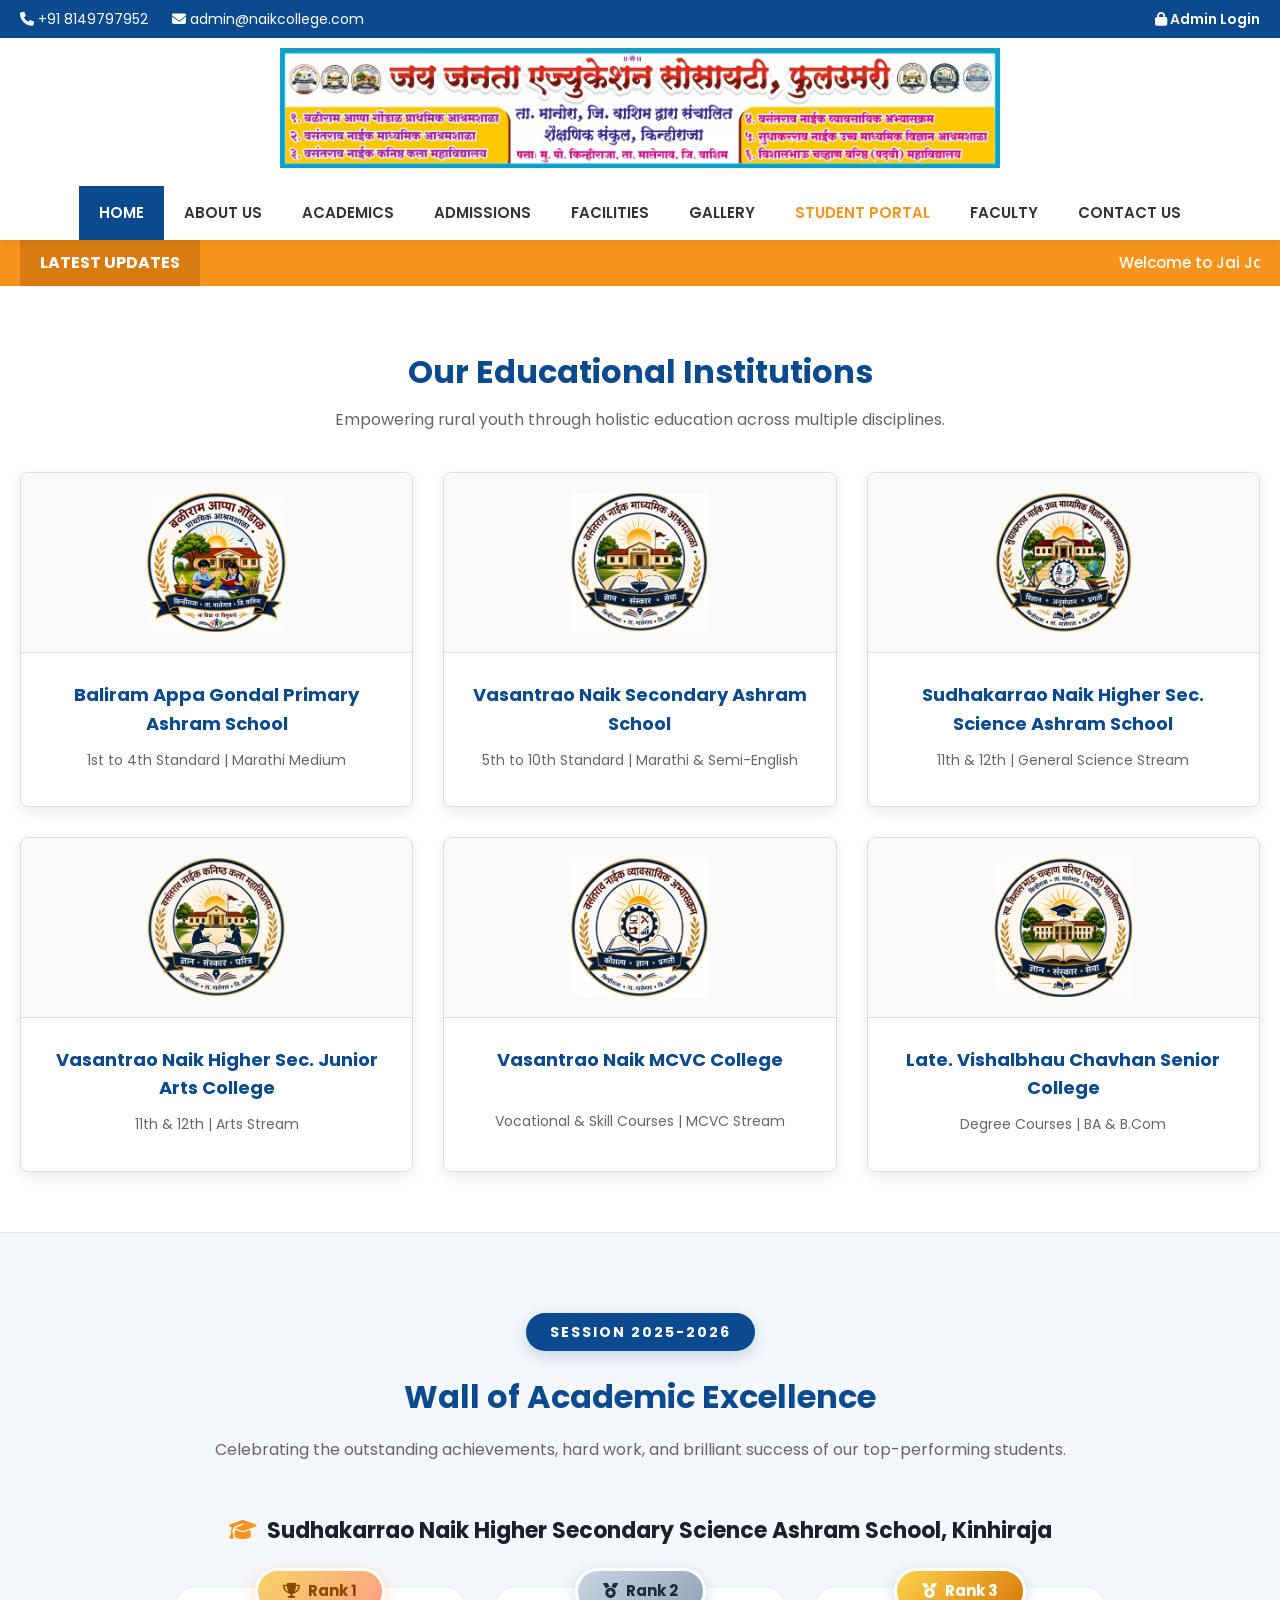
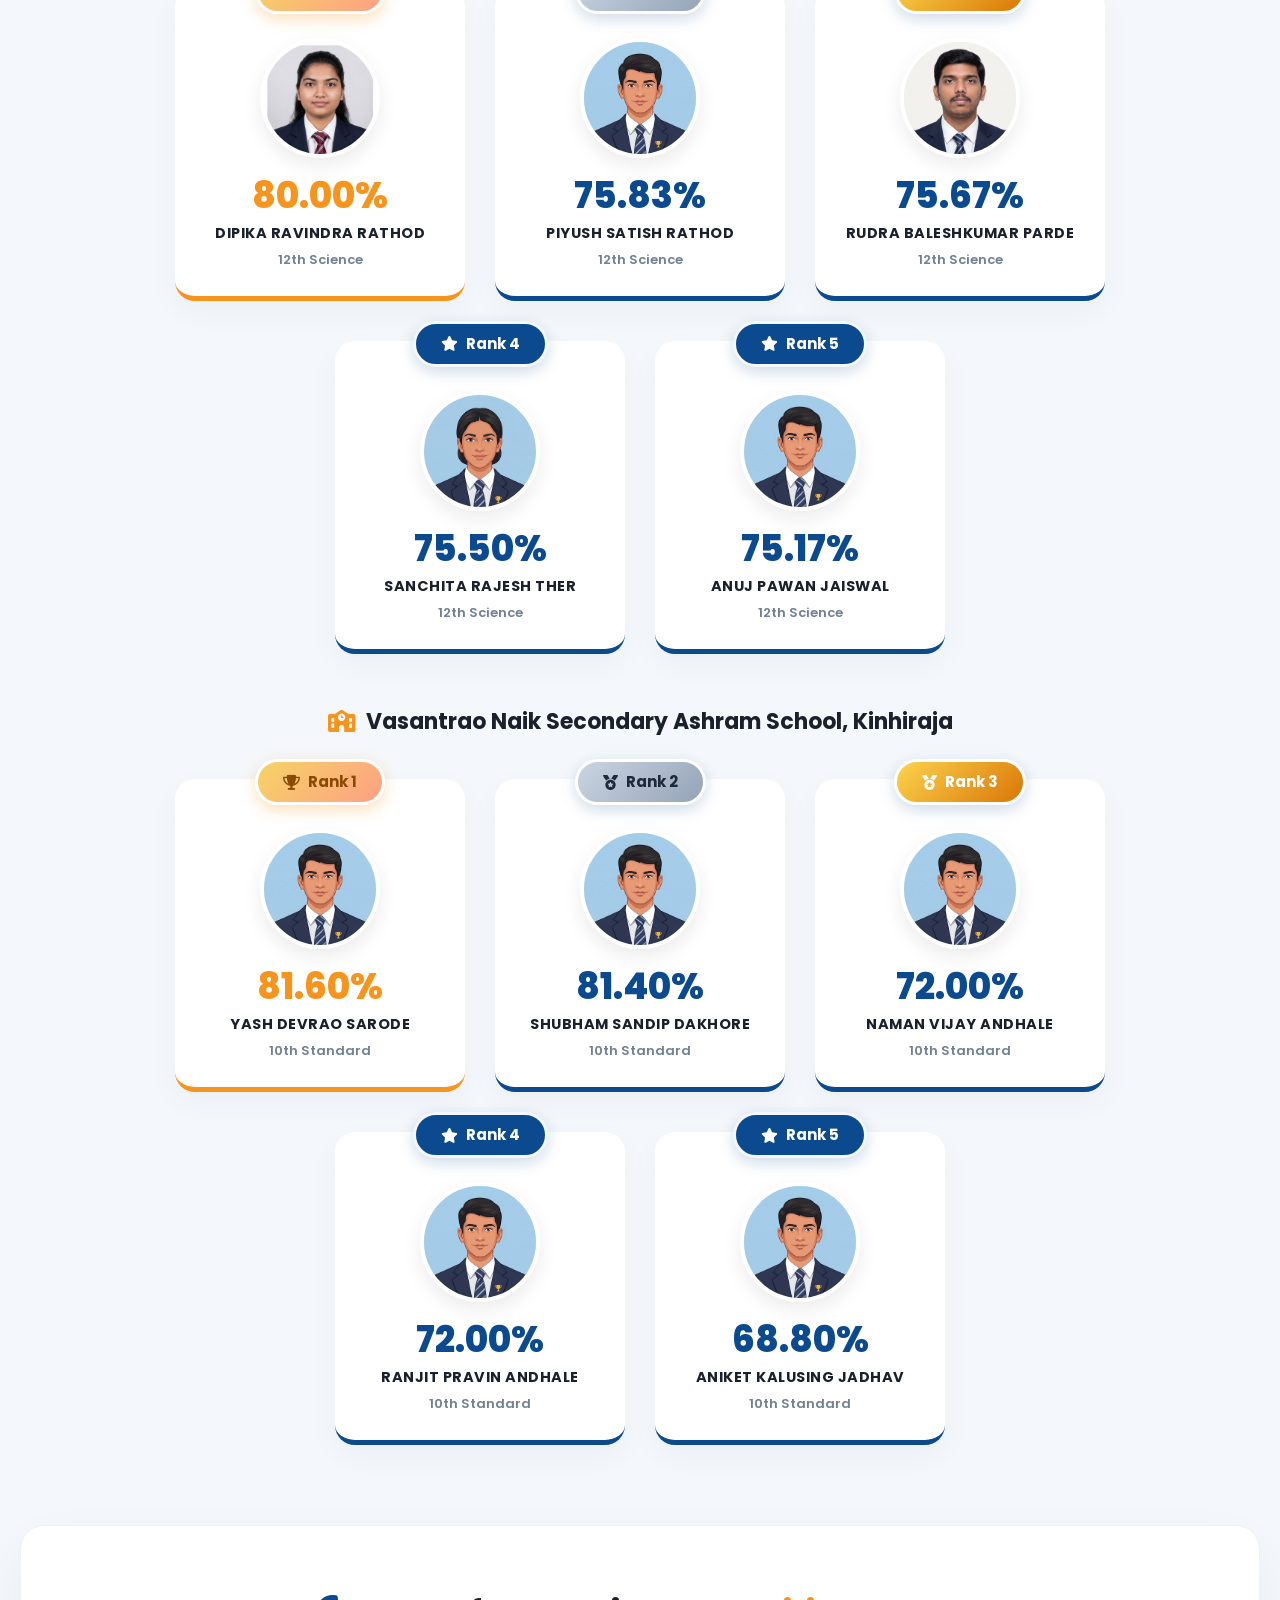
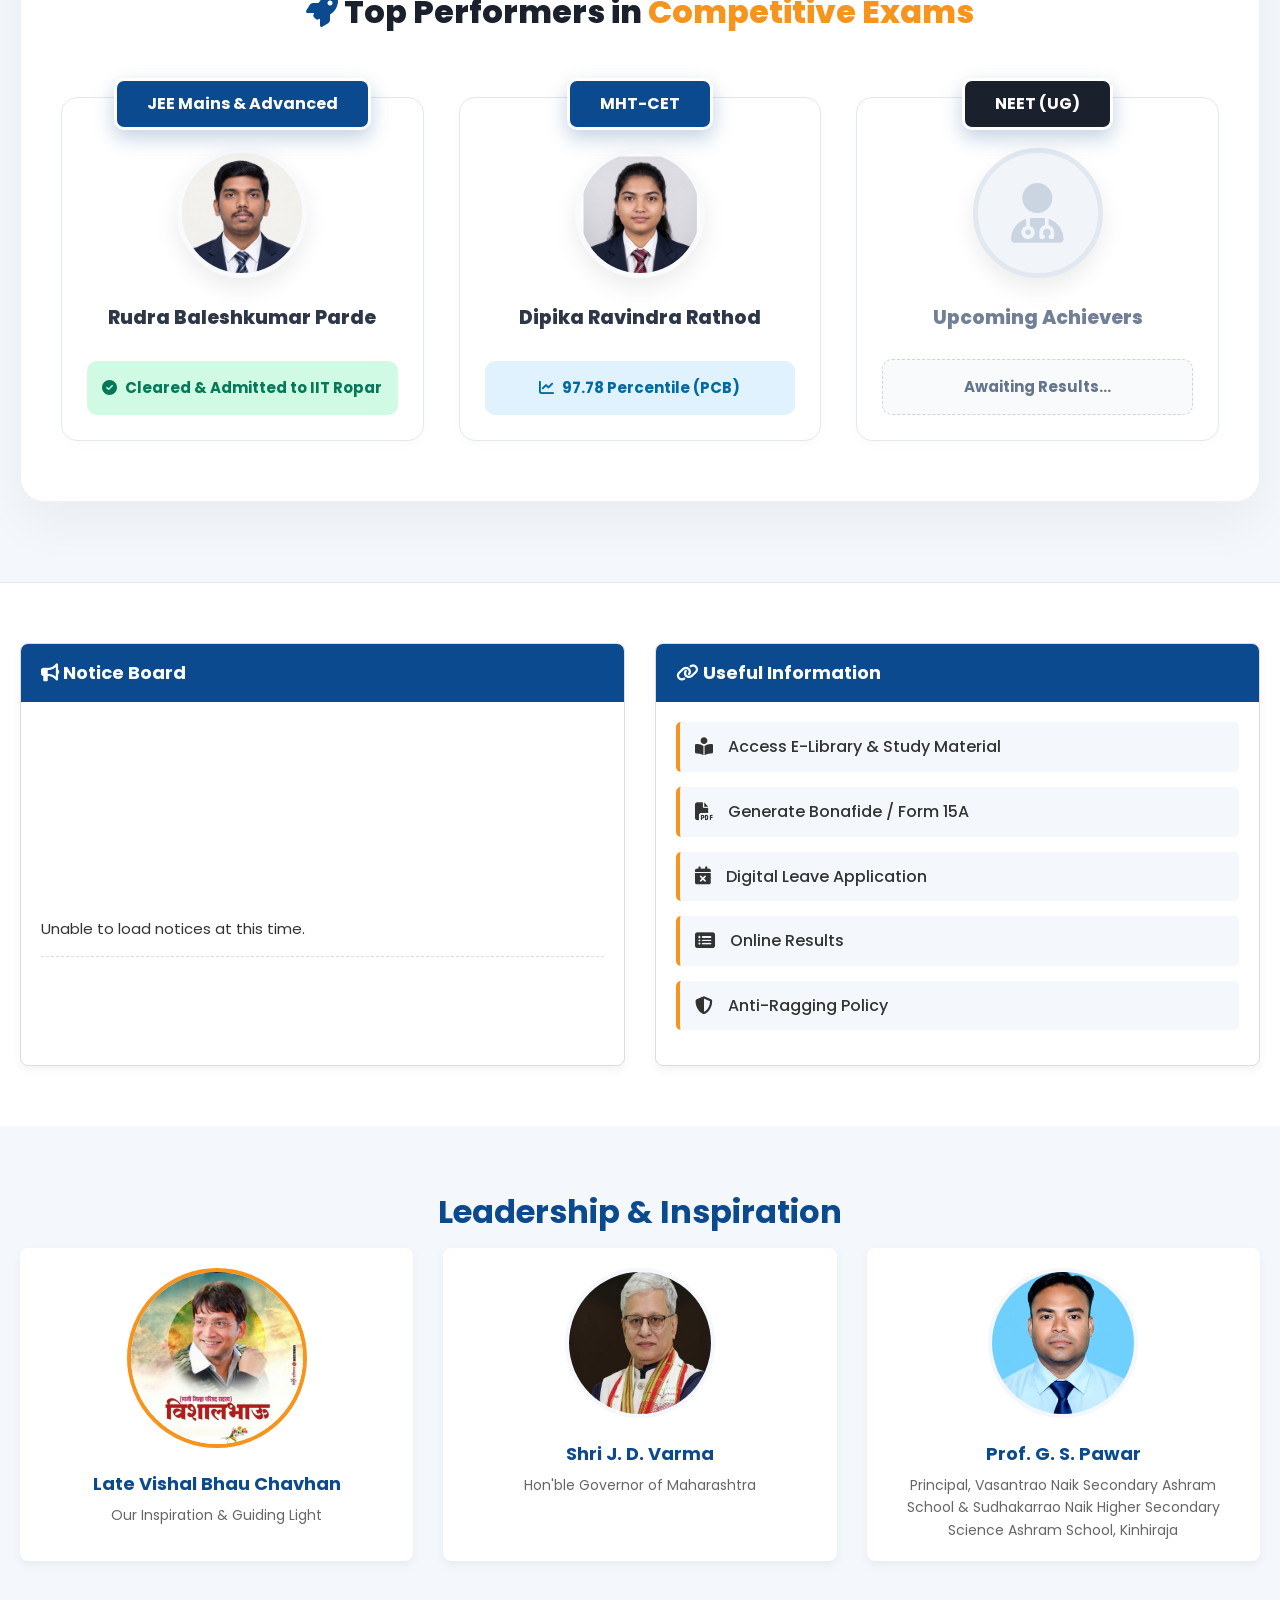
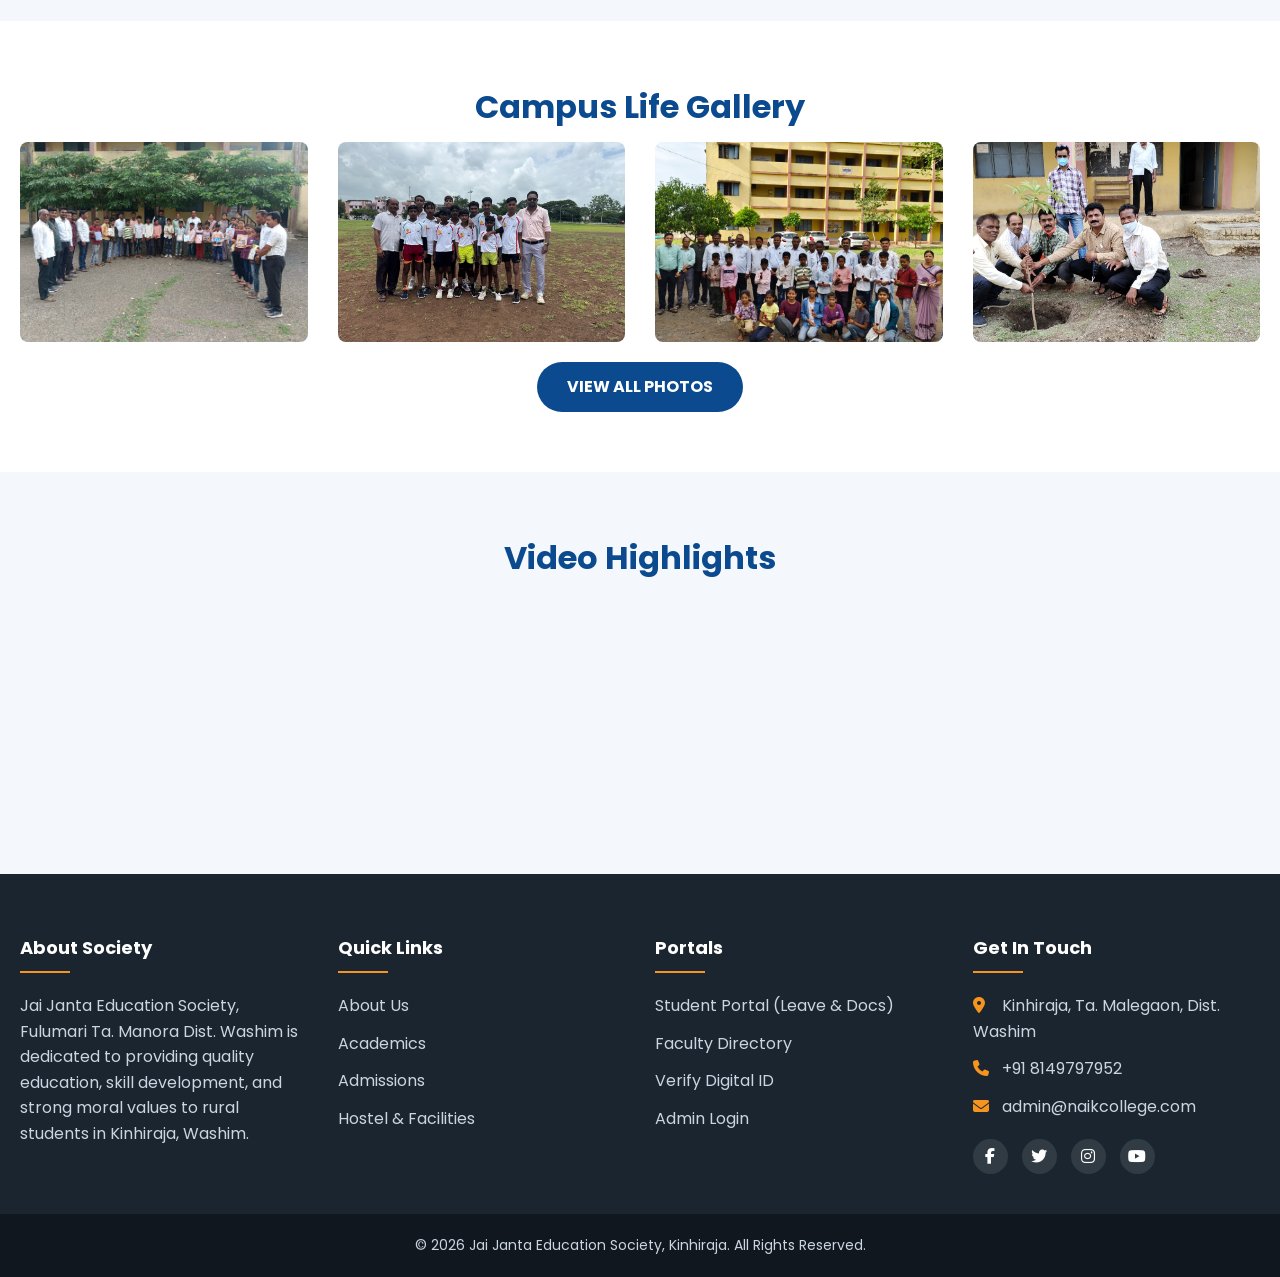
<file: index.html>
<!DOCTYPE html>
<html lang="en">
<head>
    <head>
    <meta charset="UTF-8">
    <meta name="viewport" content="width=device-width, initial-scale=1.0">
    
    <!-- EXACT TITLE REQUESTED -->
    <title>Vasantrao Naik Secondary Science Ashram School, Kinhiraja | Sudhakarrao Naik Higher Secondary Science Ashram School, Kinhiraja | Best Ashram School & College in Washim District</title>
    
    <!-- Optimized Meta Description for Google Search Results -->
    <meta name="description" content="Official website of Jai Janta Education Society's Educational Complex, Kinhiraja (Ta. Malegaon/Manora, Dist. Washim). Home to Vasantrao Naik Secondary Ashram School, Sudhakarrao Naik Higher Secondary Science Ashram School, Baliram Appa Gondal Primary School, Vasantrao Naik Junior Arts & MCVC College, and Late Vishalbhau Chavhan Senior College. Admission Open for Session 2025-2026.">
    
    <!-- ALL COMPREHENSIVE SCHOOL AND INSTITUTE RELATED KEYWORDS -->
    <meta name="keywords" content="Vasantrao Naik Secondary Science Ashram School Kinhiraja, Sudhakarrao Naik Higher Secondary Science Ashram School Kinhiraja, Vasantrao Naik Secondary Ashram School, Sudhakarrao Naik Higher Sec Science Ashram School, Baliram Appa Gondal Primary Ashram School, BAG Primary Ashram School Kinhiraja, Vasantrao Naik Higher Sec Junior Arts College, Vasantrao Naik Junior Arts College Kinhiraja, Vasantrao Naik MCVC College Kinhiraja, Late Vishalbhau Chavhan Senior College Kinhiraja, Late Vishalbhau Chavan Degree College Washim, Jai Janta Education Society Fulumari, Jai Janta Education Society Kinhiraja, Educational Complex Kinhiraja, Best Ashram School in Washim District, Best Ashram School in Maharashtra, Colleges in Manora Washim, Schools in Malegaon Washim, 12th Science Ashram School Washim, Junior Arts College Kinhiraja, Vocational Courses MCVC Washim, BA BCom Degree College Kinhiraja, Naik College Kinhiraja, Naik School Kinhiraja, Rural Education Washim, Ashram School Toppers Washim">

    <!-- Open Graph Tags (For highly professional preview matching your title on WhatsApp & Social Media) -->
    <meta property="og:title" content="Vasantrao Naik Secondary Science Ashram School & Sudhakarrao Naik Higher Secondary Science Ashram School, Kinhiraja">
    <meta property="og:description" content="Jai Janta Education Society Educational Complex, Kinhiraja. Wall of Academic Excellence & Premium Learning Facilities in Washim District.">
    <meta property="og:image" content="images/banner.jpeg">
    <meta property="og:type" content="website">

    
    <!-- Google Fonts -->
    <link href="https://fonts.googleapis.com/css2?family=Poppins:wght@300;400;500;600;700;800&display=swap" rel="stylesheet">
    <!-- FontAwesome Icons -->
    <link rel="stylesheet" href="https://cdnjs.cloudflare.com/ajax/libs/font-awesome/6.4.0/css/all.min.css">
    <!-- Custom CSS -->
    <link rel="stylesheet" href="css/style.css">

    <!-- Premium Academic Excellence Styles -->
    <style>
        /* Toppers Section Background & Header */
        .toppers-section {
            background: #f4f7fb;
            padding: 80px 0;
            border-top: 1px solid #e2e8f0;
            border-bottom: 1px solid #e2e8f0;
            font-family: 'Poppins', sans-serif;
        }
        .toppers-header {
            text-align: center;
            margin-bottom: 50px;
        }
        .session-badge {
            display: inline-block;
            background: #0b4a8e;
            color: #fff;
            padding: 8px 24px;
            border-radius: 30px;
            font-size: 14px;
            font-weight: 700;
            letter-spacing: 2px;
            margin-bottom: 20px;
            box-shadow: 0 5px 15px rgba(11, 74, 142, 0.2);
        }
        .school-title {
            color: #1a202c;
            font-size: 22px;
            font-weight: 700;
            margin-top: 50px;
            margin-bottom: 40px;
            text-align: center;
            display: flex;
            align-items: center;
            justify-content: center;
            gap: 10px;
        }
        .school-title i { color: #f7941d; }

        /* Board Toppers - 3/2 Layout */
        .toppers-row {
            display: flex;
            justify-content: center;
            gap: 30px;
            margin-bottom: 40px;
            flex-wrap: wrap;
        }
        
        .topper-card {
            background: #fff;
            border-radius: 20px;
            padding: 40px 20px 25px 20px;
            text-align: center;
            width: 290px; /* Increased width to easily fit long names */
            box-shadow: 0 10px 30px rgba(0,0,0,0.04);
            position: relative;
            border-bottom: 5px solid #0b4a8e;
            transition: all 0.3s ease;
            display: flex;
            flex-direction: column;
            align-items: center;
        }
        .topper-card:hover {
            transform: translateY(-8px);
            box-shadow: 0 15px 40px rgba(11, 74, 142, 0.12);
            border-bottom-color: #f7941d;
        }
        
        /* Floating Rank Badges */
        .rank-badge {
            position: absolute;
            top: -20px;
            background: #0b4a8e;
            color: #fff;
            padding: 8px 25px;
            border-radius: 30px;
            font-weight: 700;
            font-size: 15px;
            box-shadow: 0 5px 15px rgba(11, 74, 142, 0.2);
            display: flex;
            align-items: center;
            gap: 8px;
            border: 3px solid #f4f7fb;
        }
        .rank-1 .rank-badge { background: linear-gradient(135deg, #f6d365, #fda085); color: #8c4a00; border-color: #fff; box-shadow: 0 5px 15px rgba(247, 148, 29, 0.3); }
        .rank-2 .rank-badge { background: linear-gradient(135deg, #cbd5e1, #94a3b8); color: #1e293b; border-color: #fff;}
        .rank-3 .rank-badge { background: linear-gradient(135deg, #fcd34d, #d97706); color: #fff; border-color: #fff;}
        .rank-1 { border-bottom: 5px solid #f7941d; }

        /* Perfectly Aligned Profile Images */
        .topper-img {
            width: 120px;
            height: 120px;
            border-radius: 50%;
            object-fit: cover;
            object-position: top;
            margin: 10px 0 20px 0;
            border: 4px solid #fff;
            box-shadow: 0 8px 20px rgba(0,0,0,0.08);
            background: #edf2f7;
        }
        
        /* Typography Alignment */
        .topper-score {
            color: #0b4a8e;
            font-size: 36px;
            font-weight: 800;
            margin-bottom: 8px;
            line-height: 1;
        }
        .rank-1 .topper-score { color: #f7941d; }
        
        .topper-name {
            font-size: 14.5px;
            font-weight: 700;
            color: #1a202c;
            margin-bottom: 5px;
            text-transform: uppercase;
            letter-spacing: 0.5px;
            width: 100%;
            white-space: nowrap; /* Forces name on a single line */
            overflow: hidden;
            text-overflow: ellipsis; /* Fallback if screen is very small */
        }
        .topper-stream {
            font-size: 13px;
            color: #718096;
            font-weight: 600;
        }

        /* Highly Professional Competitive Exams Section */
        .entrance-container {
            margin-top: 80px;
            background: #fff;
            padding: 60px 40px;
            border-radius: 24px;
            box-shadow: 0 20px 50px rgba(0,0,0,0.05);
            border: 1px solid #edf2f7;
        }
        .entrance-title {
            text-align: center;
            color: #1a202c;
            font-size: 32px;
            font-weight: 800;
            margin-bottom: 60px;
        }
        .entrance-title span { color: #f7941d; }
        
        .entrance-grid {
            display: grid;
            grid-template-columns: repeat(auto-fit, minmax(300px, 1fr));
            gap: 35px;
        }
        .entrance-card {
            background: #fff;
            border-radius: 16px;
            padding: 50px 25px 25px 25px;
            text-align: center;
            border: 1px solid #e2e8f0;
            position: relative;
            transition: all 0.3s;
            display: flex;
            flex-direction: column;
            align-items: center;
            box-shadow: 0 4px 15px rgba(0,0,0,0.02);
        }
        .entrance-card:hover {
            box-shadow: 0 15px 35px rgba(11, 74, 142, 0.08);
            border-color: #cbd5e1;
            transform: translateY(-5px);
        }
        
        .exam-badge {
            background: #0b4a8e;
            color: #fff;
            padding: 10px 30px;
            border-radius: 10px;
            font-weight: 700;
            font-size: 16px;
            position: absolute;
            top: -20px;
            box-shadow: 0 8px 20px rgba(11, 74, 142, 0.25);
            border: 3px solid #fff;
        }
        
        .entrance-img {
            width: 130px;
            height: 130px;
            border-radius: 50%;
            object-fit: cover;
            object-position: top;
            margin-bottom: 25px;
            border: 5px solid #f8fafc;
            box-shadow: 0 10px 25px rgba(0,0,0,0.08);
            background: #edf2f7;
        }
        
        .entrance-card h4 {
            font-size: 19px;
            color: #2d3748;
            margin-bottom: 25px;
            font-weight: 800;
            width: 100%;
            white-space: nowrap; /* Forces name on a single line */
            overflow: hidden;
            text-overflow: ellipsis;
        }
        
        /* Unified Bottom Bars for Achievements */
        .achievement-bar {
            width: 100%;
            padding: 15px;
            border-radius: 10px;
            font-size: 15px;
            font-weight: 700;
            display: flex;
            justify-content: center;
            align-items: center;
            gap: 8px;
            margin-top: auto; /* Forces it to the bottom of the card */
        }
        .bar-success { background: #d1fae5; color: #047857; }
        .bar-info { background: #e0f2fe; color: #0369a1; }
        .bar-pending { background: #f8fafc; border: 1px dashed #cbd5e1; color: #64748b; }

        /* Ensure Notice Board and Links sections are Equal Height */
        .info-card {
            height: 100%;
            display: flex;
            flex-direction: column;
        }
        .info-card .card-body {
            flex-grow: 1; /* Forces the body to fill remaining space */
        }

        @media (max-width: 992px) {
            .toppers-row { flex-direction: column; align-items: center; }
            .entrance-grid { grid-template-columns: 1fr; }
            .entrance-container { padding: 40px 20px; }
        }
    </style>
</head>
<body>

    <!-- Top Bar -->
    <div class="top-bar">
        <div class="container top-bar-content">
            <div class="contact-info">
                <span><i class="fa fa-phone"></i> +91 8149797952</span>
                <span><i class="fa fa-envelope"></i> admin@naikcollege.com</span>
            </div>
            <div class="top-links">
                <a href="admin-login.html" class="admin-link"><i class="fa fa-lock"></i> Admin Login</a>
            </div>
        </div>
    </div>

    <!-- Society Banner -->
    <div class="society-banner">
        <div class="container">
            <img src="images/banner.jpeg" alt="Jai Janta Education Society Banner" class="banner-img">
        </div>
    </div>

    <!-- Main Navigation -->
    <nav class="navbar">
        <div class="container nav-container">
            <div class="mobile-menu-toggle" id="mobile-menu">
                <i class="fa fa-bars"></i> Menu
            </div>
            <ul class="nav-menu" id="nav-menu">
                <li><a href="#" class="active">Home</a></li>
                <li><a href="about.html">About Us</a></li>
                <li><a href="academics.html">Academics</a></li>
                <li><a href="admissions.html">Admissions</a></li>
                <li><a href="facilities.html">Facilities</a></li>
                <li><a href="gallery.html">Gallery</a></li>
                <li><a href="student-portal.html" class="highlight-link">Student Portal</a></li>
                <li><a href="faculty.html">Faculty</a></li>
                <li><a href="contact.html">Contact Us</a></li>
            </ul>
        </div>
    </nav>

    <!-- News Ticker -->
    <div class="news-ticker">
        <div class="container ticker-container">
            <span class="ticker-title">LATEST UPDATES</span>
            <marquee class="ticker-text" behavior="scroll" direction="left" id="dynamic-ticker">
                Loading latest updates...
            </marquee>
        </div>
    </div>

    <!-- Departments / Schools Grid -->
    <section class="departments-section">
        <div class="container">
            <h2 class="section-title">Our Educational Institutions</h2>
            <p class="section-subtitle">Empowering rural youth through holistic education across multiple disciplines.</p>
            
            <div class="grid-container grid-3">
                <!-- School 1 -->
                <div class="dept-card">
                    <img src="images/BAGPrimary.jpeg" alt="Baliram Appa Gondal Primary Ashram School">
                    <div class="dept-info">
                        <h3>Baliram Appa Gondal Primary Ashram School</h3>
                        <p>1st to 4th Standard | Marathi Medium</p>
                    </div>
                </div>
                <!-- School 2 -->
                <div class="dept-card">
                    <img src="images/vnsecondary.jpeg" alt="Vasantrao Naik Secondary Ashram School">
                    <div class="dept-info">
                        <h3>Vasantrao Naik Secondary Ashram School</h3>
                        <p>5th to 10th Standard | Marathi & Semi-English</p>
                    </div>
                </div>
                <!-- School 3 -->
                <div class="dept-card">
                    <img src="images/snscience.jpeg" alt="Sudhakarrao Naik Hr Sec Science Ashram School">
                    <div class="dept-info">
                        <h3>Sudhakarrao Naik Higher Sec. Science Ashram School</h3>
                        <p>11th & 12th | General Science Stream</p>
                    </div>
                </div>
                <!-- School 4 -->
                <div class="dept-card">
                    <img src="images/vnarts.jpeg" alt="Vasantrao Naik Hr Sec Junior Arts College">
                    <div class="dept-info">
                        <h3>Vasantrao Naik Higher Sec. Junior Arts College</h3>
                        <p>11th & 12th | Arts Stream</p>
                    </div>
                </div>
                <!-- School 5 -->
                <div class="dept-card">
                    <img src="images/vnmcvc.jpeg" alt="Vasantrao Naik MCVC College">
                    <div class="dept-info">
                        <h3>Vasantrao Naik MCVC College</h3>
                        <p>Vocational & Skill Courses | MCVC Stream</p>
                    </div>
                </div>
                <!-- School 6 -->
                <div class="dept-card">
                    <img src="images/vbcdegree.jpeg" alt="Late Vishalbhau Chavhan Senior College">
                    <div class="dept-info">
                        <h3>Late. Vishalbhau Chavhan Senior College</h3>
                        <p>Degree Courses | BA & B.Com</p>
                    </div>
                </div>
            </div>
        </div>
    </section>

    <!-- PERFECTED Academic Excellence Section -->
    <section class="toppers-section">
        <div class="container">
            
            <div class="toppers-header">
                <div class="session-badge">SESSION 2025-2026</div>
                <h2 class="section-title" style="margin-bottom: 15px;">Wall of Academic Excellence</h2>
                <p class="section-subtitle">Celebrating the outstanding achievements, hard work, and brilliant success of our top-performing students.</p>
            </div>

            <!-- ==============================
                 12TH SCIENCE TOPPERS 
            =============================== -->
            <div class="school-title">
                <i class="fa fa-graduation-cap"></i> Sudhakarrao Naik Higher Secondary Science Ashram School, Kinhiraja
            </div>
            
            <!-- Rank 1, 2, 3 -->
            <div class="toppers-row">
                <div class="topper-card rank-1">
                    <div class="rank-badge"><i class="fa fa-trophy"></i> Rank 1</div>
                    <img src="Database\Student_Images\Dipika_Rathod.jpg" alt="Dipika Rathod" class="topper-img" onerror="this.src='Database\\Student_Images\\Sample_Girl.jpg'">
                    <div class="topper-score">80.00%</div>
                    <div class="topper-name">Dipika Ravindra Rathod</div>
                    <div class="topper-stream">12th Science</div>
                </div>

                <div class="topper-card rank-2">
                    <div class="rank-badge"><i class="fa fa-medal"></i> Rank 2</div>
                    <img src="Database\Student_Images\Sample_Boy.jpg" alt="Piyush Rathod" class="topper-img">
                    <div class="topper-score">75.83%</div>
                    <div class="topper-name">Piyush Satish Rathod</div>
                    <div class="topper-stream">12th Science</div>
                </div>

                <div class="topper-card rank-3">
                    <div class="rank-badge"><i class="fa fa-medal"></i> Rank 3</div>
                    <img src="Database\Student_Images\Rudra_Parde.jpg" alt="Rudra Parde" class="topper-img" onerror="this.src='Database\\Student_Images\\Sample_Boy.jpg'">
                    <div class="topper-score">75.67%</div>
                    <div class="topper-name">Rudra Baleshkumar Parde</div>
                    <div class="topper-stream">12th Science</div>
                </div>
            </div>

            <!-- Rank 4, 5 (Perfectly Centered Below) -->
            <div class="toppers-row">
                <div class="topper-card">
                    <div class="rank-badge"><i class="fa fa-star"></i> Rank 4</div>
                    <img src="Database\Student_Images\Sample_Girl.jpg" alt="Sanchita Ther" class="topper-img">
                    <div class="topper-score">75.50%</div>
                    <div class="topper-name">Sanchita Rajesh Ther</div>
                    <div class="topper-stream">12th Science</div>
                </div>

                <div class="topper-card">
                    <div class="rank-badge"><i class="fa fa-star"></i> Rank 5</div>
                    <img src="Database\Student_Images\Sample_Boy.jpg" alt="Anuj Jaiswal" class="topper-img">
                    <div class="topper-score">75.17%</div>
                    <div class="topper-name">Anuj Pawan Jaiswal</div>
                    <div class="topper-stream">12th Science</div>
                </div>
            </div>


            <!-- ==============================
                 10TH STANDARD TOPPERS 
            =============================== -->
            <div class="school-title">
                <i class="fa fa-school"></i> Vasantrao Naik Secondary Ashram School, Kinhiraja
            </div>
            
            <!-- Rank 1, 2, 3 -->
            <div class="toppers-row">
                <div class="topper-card rank-1">
                    <div class="rank-badge"><i class="fa fa-trophy"></i> Rank 1</div>
                    <img src="Database\Student_Images\Sample_Boy.jpg" alt="Yash Sarode" class="topper-img">
                    <div class="topper-score">81.60%</div>
                    <div class="topper-name">Yash Devrao Sarode</div>
                    <div class="topper-stream">10th Standard</div>
                </div>

                <div class="topper-card rank-2">
                    <div class="rank-badge"><i class="fa fa-medal"></i> Rank 2</div>
                    <img src="Database\Student_Images\Sample_Boy.jpg" alt="Shubham Dakhore" class="topper-img">
                    <div class="topper-score">81.40%</div>
                    <div class="topper-name">Shubham Sandip Dakhore</div>
                    <div class="topper-stream">10th Standard</div>
                </div>

                <div class="topper-card rank-3">
                    <div class="rank-badge"><i class="fa fa-medal"></i> Rank 3</div>
                    <img src="Database\Student_Images\Sample_Boy.jpg" alt="Naman Andhale" class="topper-img">
                    <div class="topper-score">72.00%</div>
                    <div class="topper-name">Naman Vijay Andhale</div>
                    <div class="topper-stream">10th Standard</div>
                </div>
            </div>

            <!-- Rank 4, 5 (Perfectly Centered Below) -->
            <div class="toppers-row">
                <div class="topper-card">
                    <div class="rank-badge"><i class="fa fa-star"></i> Rank 4</div>
                    <img src="Database\Student_Images\Sample_Boy.jpg" alt="Ranjit Andhale" class="topper-img">
                    <div class="topper-score">72.00%</div>
                    <div class="topper-name">Ranjit Pravin Andhale</div>
                    <div class="topper-stream">10th Standard</div>
                </div>

                <div class="topper-card">
                    <div class="rank-badge"><i class="fa fa-star"></i> Rank 5</div>
                    <img src="Database\Student_Images\Sample_Boy.jpg" alt="Aniket Jadhav" class="topper-img">
                    <div class="topper-score">68.80%</div>
                    <div class="topper-name">Aniket Kalusing Jadhav</div>
                    <div class="topper-stream">10th Standard</div>
                </div>
            </div>


            <!-- ==============================
                 COMPETITIVE EXAMS SECTION 
            =============================== -->
            <div class="entrance-container">
                <h3 class="entrance-title"><i class="fa fa-rocket" style="color: #0b4a8e;"></i> Top Performers in <span>Competitive Exams</span></h3>
                
                <div class="entrance-grid">
                    
                    <!-- JEE Advanced Card -->
                    <div class="entrance-card">
                        <div class="exam-badge">JEE Mains & Advanced</div>
                        <img src="Database\Student_Images\Rudra_Parde.jpg" alt="Rudra Parde" class="entrance-img" onerror="this.src='Database\\Student_Images\\Sample_Boy.jpg'">
                        <h4>Rudra Baleshkumar Parde</h4>
                        <div class="achievement-bar bar-success">
                            <i class="fa fa-check-circle"></i> Cleared & Admitted to IIT Ropar
                        </div>
                    </div>

                    <!-- MHT-CET Card -->
                    <div class="entrance-card">
                        <div class="exam-badge">MHT-CET</div>
                        <img src="Database\Student_Images\Dipika_Rathod.jpg" alt="Dipika Rathod" class="entrance-img" onerror="this.src='Database\\Student_Images\\Sample_Girl.jpg'">
                        <h4>Dipika Ravindra Rathod</h4>
                        <div class="achievement-bar bar-info">
                            <i class="fa fa-chart-line"></i> 97.78 Percentile (PCB)
                        </div>
                    </div>

                    <!-- NEET Placeholder Card -->
                    <div class="entrance-card">
                        <div class="exam-badge" style="background: #1a202c;">NEET (UG)</div>
                        <!-- A clean, professional silhouette placeholder -->
                        <div class="entrance-img" style="display: flex; align-items: center; justify-content: center; background: #f1f5f9; border-color: #e2e8f0;">
                            <i class="fa fa-user-md" style="font-size: 60px; color: #cbd5e1;"></i>
                        </div>
                        <h4 style="color: #718096;">Upcoming Achievers</h4>
                        <div class="achievement-bar bar-pending">
                            Awaiting Results...
                        </div>
                    </div>
                    
                </div>
            </div>

        </div>
    </section>

    <!-- Information Hub: Notices & Useful Links -->
    <section style="padding: 60px 0;">
        <div class="container">
            <!-- UPDATED: align-items: stretch forces boxes to match heights -->
            <div class="grid-container grid-2" style="align-items: stretch;">
                
                <!-- Notice Board -->
                <div class="info-card">
                    <h3 class="card-header"><i class="fa fa-bullhorn"></i> Notice Board</h3>
                    <div class="card-body marquee-vertical">
                        <marquee direction="up" scrollamount="3" onmouseover="this.stop();" onmouseout="this.start();">
                            <ul class="notice-list" id="dynamic-notices">
                                <li>Loading notices...</li>
                            </ul>
                        </marquee>
                    </div>
                </div>

                <!-- Useful Information -->
                <div class="info-card">
                    <h3 class="card-header"><i class="fa fa-link"></i> Useful Information</h3>
                    <div class="card-body">
                        <ul class="useful-links">
                            <li><a href="student-portal.html"><i class="fa fa-book-reader"></i> Access E-Library & Study Material</a></li>
                            <li><a href="student-portal.html"><i class="fa fa-file-pdf"></i> Generate Bonafide / Form 15A</a></li>
                            <li><a href="student-portal.html"><i class="fa fa-calendar-times"></i> Digital Leave Application</a></li>
                            <li><a href="#"><i class="fa fa-list-alt"></i> Online Results</a></li>
                            <li><a href="#"><i class="fa fa-shield-alt"></i> Anti-Ragging Policy</a></li>
                        </ul>
                    </div>
                </div>

            </div>
        </div>
    </section>

    <!-- Dignitaries & Inspiration -->
    <section class="dignitaries-section bg-light">
        <div class="container">
            <h2 class="section-title">Leadership & Inspiration</h2>
            
            <div class="grid-container grid-3">
                <div class="person-profile highlight-profile">
                    <img src="images/vishalbhau.jpg" alt="Late Vishal Bhau Chavhan" onerror="this.src='https://via.placeholder.com/200x250?text=Photo'">
                    <h4>Late Vishal Bhau Chavhan</h4>
                    <p class="designation">Our Inspiration & Guiding Light</p>
                </div>
                <div class="person-profile">
                    <img src="images/governor-img.jpg" alt="Shri J. D. Varma" onerror="this.src='https://via.placeholder.com/200x250?text=Photo'">
                    <h4>Shri J. D. Varma</h4>
                    <p class="designation">Hon'ble Governor of Maharashtra</p>
                </div>
                <div class="person-profile">
                    <img src="images/principal-img.jpg" alt="Prof. D. B. Dongare" onerror="this.src='https://via.placeholder.com/200x250?text=Photo'">
                    <h4>Prof. G. S. Pawar</h4>
                    <p class="designation">Principal, Vasantrao Naik Secondary Ashram School & Sudhakarrao Naik Higher Secondary Science Ashram School, Kinhiraja</p>
                </div>
            </div>
        </div>
    </section>

    <!-- Photos Gallery -->
    <section class="gallery-section">
        <div class="container">
            <h2 class="section-title">Campus Life Gallery</h2>
            <div class="grid-container grid-4">
                <img src="images/gallery-1.jpg" class="gallery-item" alt="Gallery Photo" onerror="this.src='https://via.placeholder.com/300x200?text=Gallery+1'">
                <img src="images/gallery-2.jpg" class="gallery-item" alt="Gallery Photo" onerror="this.src='https://via.placeholder.com/300x200?text=Gallery+2'">
                <img src="images/gallery-3.jpg" class="gallery-item" alt="Gallery Photo" onerror="this.src='https://via.placeholder.com/300x200?text=Gallery+3'">
                <img src="images/gallery-4.jpg" class="gallery-item" alt="Gallery Photo" onerror="this.src='https://via.placeholder.com/300x200?text=Gallery+4'">
            </div>
            <div style="text-align: center; margin-top: 20px;">
                <a href="gallery.html" class="btn-primary">View All Photos</a>
            </div>
        </div>
    </section>

    <!-- Videos Gallery -->
    <section class="video-section bg-light">
        <div class="container">
            <h2 class="section-title">Video Highlights</h2>
            <div class="grid-container grid-3">
                <div class="video-wrapper">
                    <iframe src="https://www.youtube.com/embed/_F43yPmi9T8" title="College Event Video" frameborder="0" allowfullscreen></iframe>
                </div>
                <div class="video-wrapper">
                    <iframe src="https://www.youtube.com/embed/0MUvVcxMpYY" title="Event Video" frameborder="0" allowfullscreen></iframe>
                </div>
                <div class="video-wrapper">
                    <iframe src="https://www.youtube.com/embed/REGKGu6-9zQ" title="Event Video" frameborder="0" allowfullscreen></iframe>
                </div>
            </div>
        </div>
    </section>

    <!-- Footer -->
    <footer class="footer">
        <div class="container grid-container grid-4">
            
            <div class="footer-col">
                <h3>About Society</h3>
                <p>Jai Janta Education Society, Fulumari Ta. Manora Dist. Washim is dedicated to providing quality education, skill development, and strong moral values to rural students in Kinhiraja, Washim.</p>
            </div>

            <div class="footer-col">
                <h3>Quick Links</h3>
                <ul>
                    <li><a href="about.html">About Us</a></li>
                    <li><a href="academics.html">Academics</a></li>
                    <li><a href="admissions.html">Admissions</a></li>
                    <li><a href="facilities.html">Hostel & Facilities</a></li>
                </ul>
            </div>

            <div class="footer-col">
                <h3>Portals</h3>
                <ul>
                    <li><a href="student-portal.html">Student Portal (Leave & Docs)</a></li>
                    <li><a href="faculty.html">Faculty Directory</a></li>
                    <li><a href="verify-id.html">Verify Digital ID</a></li>
                    <li><a href="admin-login.html">Admin Login</a></li>
                </ul>
            </div>

            <div class="footer-col">
                <h3>Get In Touch</h3>
                <ul class="contact-details">
                    <li><i class="fa fa-map-marker-alt"></i> Kinhiraja, Ta. Malegaon, Dist. Washim</li>
                    <li><i class="fa fa-phone"></i> +91 8149797952</li>
                    <li><i class="fa fa-envelope"></i> admin@naikcollege.com</li>
                </ul>
                <div class="social-links">
                    <a href="#"><i class="fab fa-facebook-f"></i></a>
                    <a href="#"><i class="fab fa-twitter"></i></a>
                    <a href="#"><i class="fab fa-instagram"></i></a>
                    <a href="#"><i class="fab fa-youtube"></i></a>
                </div>
            </div>
        </div>
        <div class="copyright">
            <div class="container">
                <p>&copy; 2026 Jai Janta Education Society, Kinhiraja. All Rights Reserved.</p>
            </div>
        </div>
    </footer>

    <!-- Custom Script -->
    <script src="js/app.js"></script>
</body>
</html>
</file>
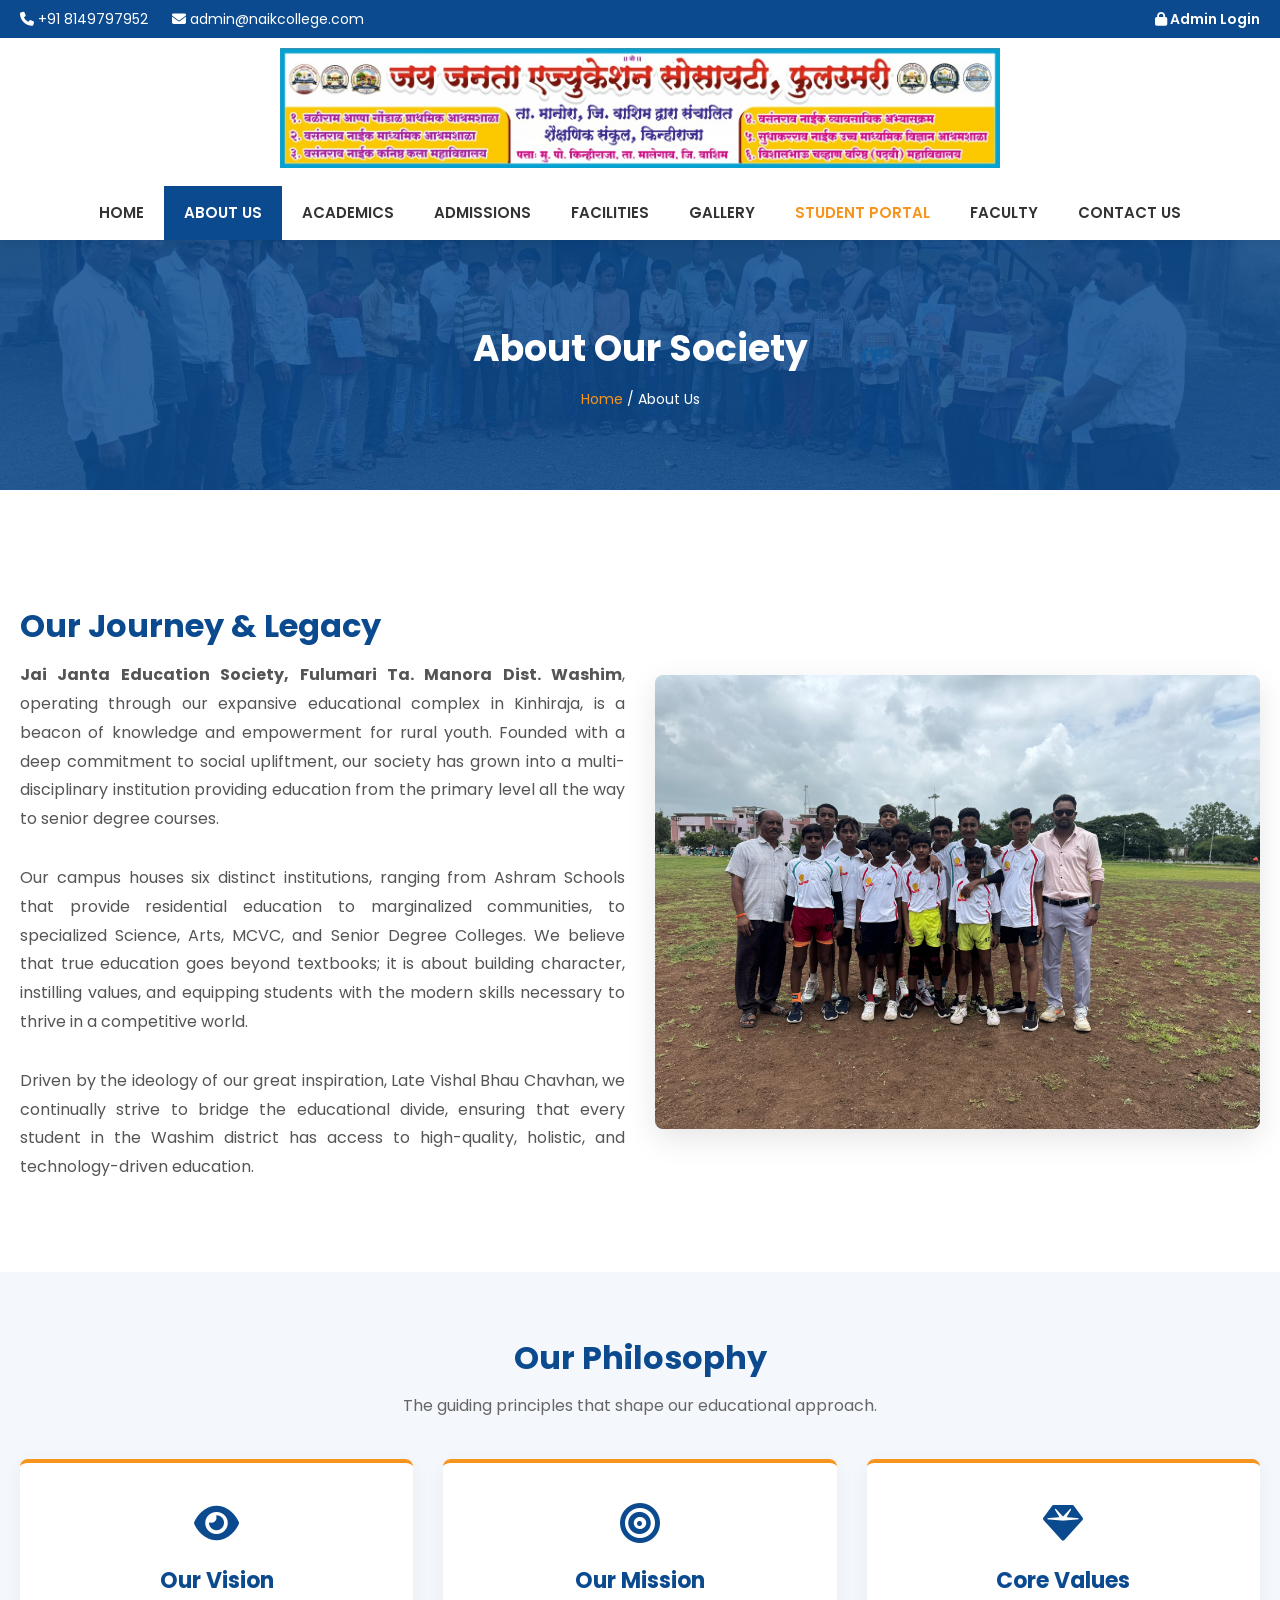
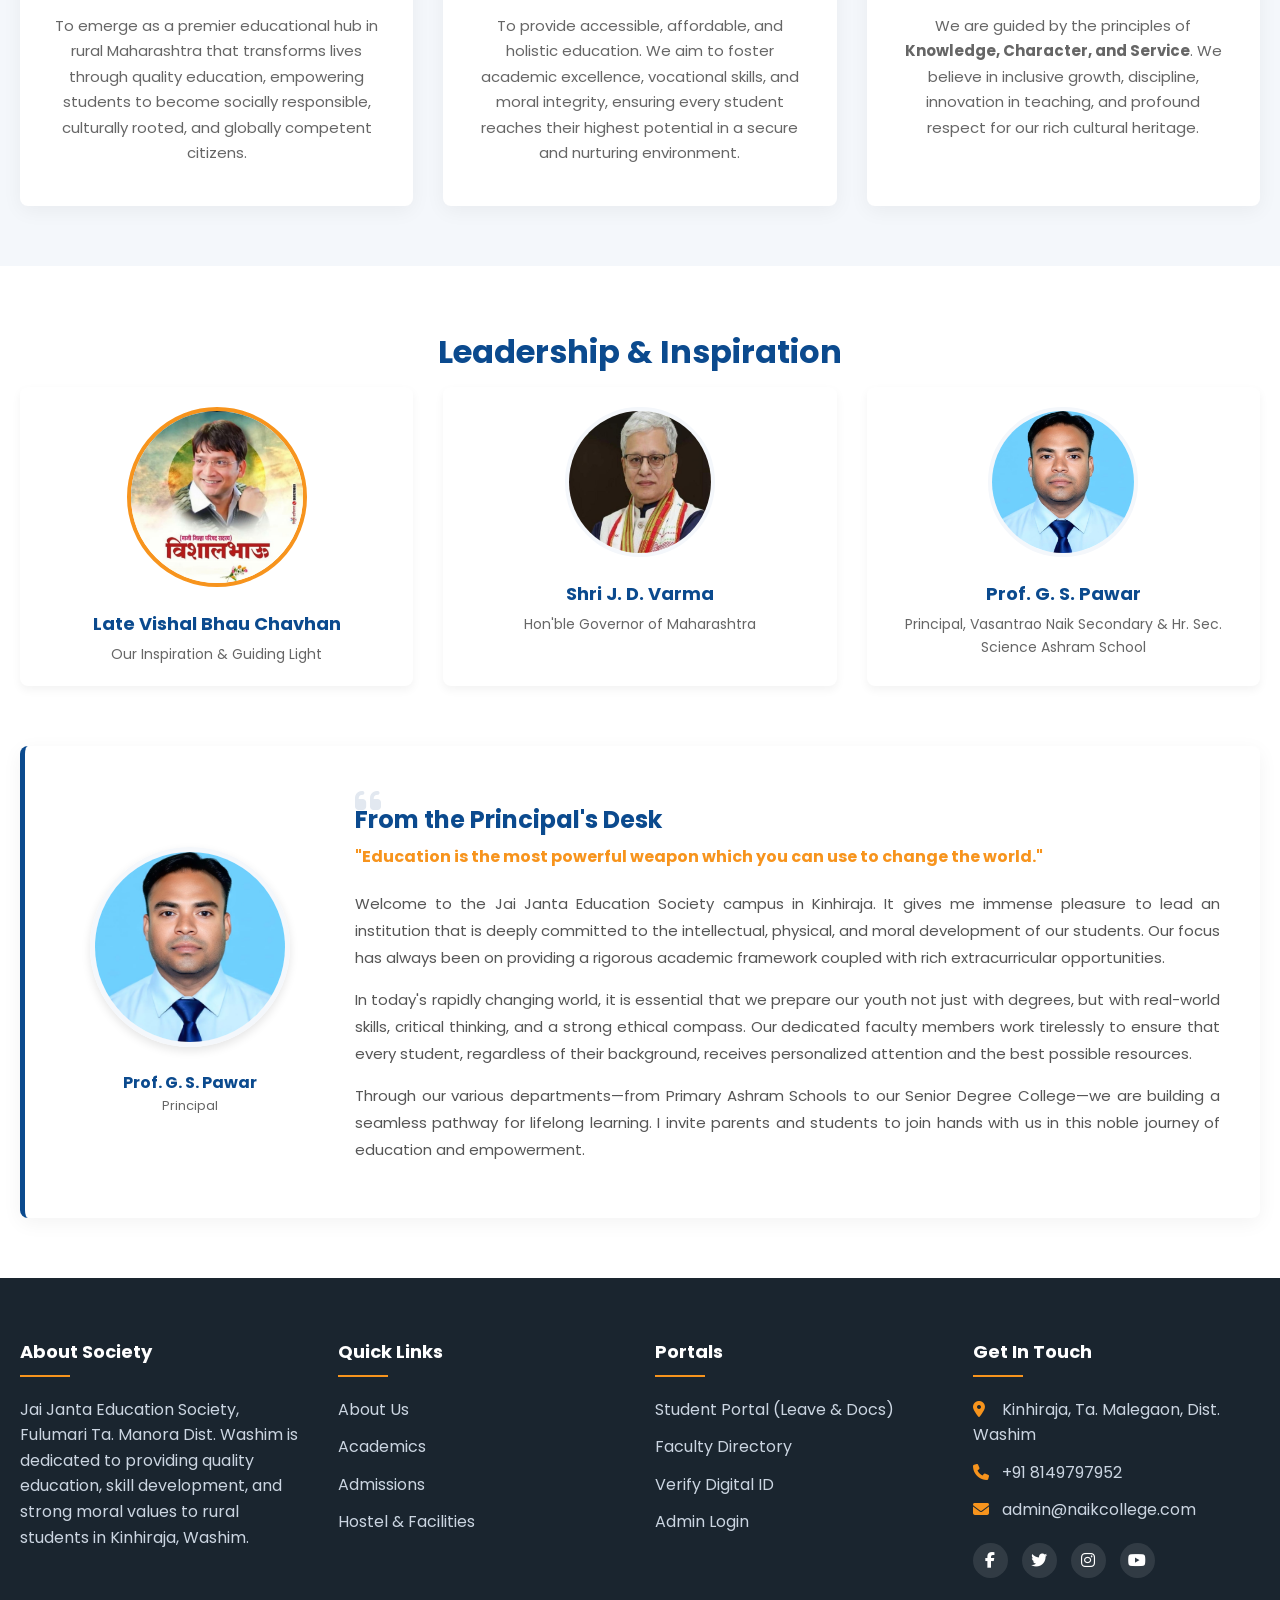
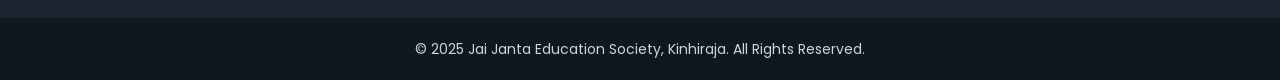
<file: about.html>
<!DOCTYPE html>
<html lang="en">
<head>
    <meta charset="UTF-8">
    <meta name="viewport" content="width=device-width, initial-scale=1.0">
    <title>About Us | Jai Janta Education Society, Kinhiraja</title>
    
    <!-- Google Fonts -->
    <link href="https://fonts.googleapis.com/css2?family=Poppins:wght@300;400;600;700&display=swap" rel="stylesheet">
    <!-- FontAwesome Icons -->
    <link rel="stylesheet" href="https://cdnjs.cloudflare.com/ajax/libs/font-awesome/6.4.0/css/all.min.css">
    <!-- Custom CSS -->
    <link rel="stylesheet" href="css/style.css">

    <!-- Page Specific Styles (Keeps your main style.css clean) -->
    <style>
        .page-header {
            background: linear-gradient(rgba(11, 74, 142, 0.85), rgba(11, 74, 142, 0.85)), url('images/gallery-1.jpg') center/cover;
            color: #fff;
            padding: 80px 0;
            text-align: center;
            margin-bottom: 50px;
        }
        .page-header h1 {
            font-size: 36px;
            font-weight: 700;
            margin-bottom: 10px;
        }
        .breadcrumb {
            font-size: 14px;
            font-weight: 400;
        }
        .breadcrumb a {
            color: #f7941d;
            text-decoration: none;
        }
        
        .about-intro {
            line-height: 1.8;
            font-size: 16px;
            color: #555;
            margin-bottom: 30px;
            text-align: justify;
        }
        
        /* Vision & Mission Cards */
        .v-m-card {
            background: #fff;
            padding: 40px 30px;
            border-radius: 8px;
            box-shadow: 0 5px 20px rgba(0,0,0,0.05);
            text-align: center;
            border-top: 4px solid #f7941d;
            transition: all 0.3s ease;
            height: 100%;
        }
        .v-m-card:hover {
            transform: translateY(-5px);
            box-shadow: 0 10px 25px rgba(0,0,0,0.1);
        }
        .v-m-icon {
            font-size: 40px;
            color: #0b4a8e;
            margin-bottom: 20px;
        }
        .v-m-card h3 {
            color: #0b4a8e;
            margin-bottom: 15px;
            font-size: 22px;
        }
        .v-m-card p {
            color: #666;
            font-size: 15px;
            line-height: 1.7;
        }

        /* Principal's Desk Section */
        .message-box {
            background: #fff;
            border-radius: 8px;
            box-shadow: 0 5px 20px rgba(0,0,0,0.05);
            padding: 40px;
            display: flex;
            gap: 40px;
            align-items: center;
            border-left: 5px solid #0b4a8e;
        }
        .message-img {
            flex: 0 0 250px;
            text-align: center;
        }
        .message-img img {
            width: 200px;
            height: 200px;
            object-fit: cover;
            border-radius: 50%;
            border: 5px solid #f4f7fb;
            box-shadow: 0 4px 10px rgba(0,0,0,0.1);
        }
        .message-content {
            flex: 1;
        }
        .message-content h3 {
            color: #0b4a8e;
            font-size: 24px;
            margin-bottom: 5px;
        }
        .message-content h5 {
            color: #f7941d;
            font-size: 16px;
            margin-bottom: 20px;
        }
        .message-content p {
            color: #555;
            line-height: 1.8;
            font-size: 15px;
            margin-bottom: 15px;
            text-align: justify;
        }
        .quote-icon {
            font-size: 30px;
            color: #e2e8f0;
            margin-bottom: -15px;
            display: block;
        }

        @media (max-width: 768px) {
            .message-box {
                flex-direction: column;
                text-align: center;
                padding: 20px;
            }
            .message-content p {
                text-align: center;
            }
        }
    </style>
</head>
<body>

    <!-- Top Bar (Identical to index.html) -->
    <div class="top-bar">
        <div class="container top-bar-content">
            <div class="contact-info">
                <span><i class="fa fa-phone"></i> +91 8149797952</span>
                <span><i class="fa fa-envelope"></i> admin@naikcollege.com</span>
            </div>
            <div class="top-links">
                <a href="admin-login.html" class="admin-link"><i class="fa fa-lock"></i> Admin Login</a>
            </div>
        </div>
    </div>

    <!-- Society Banner (Identical to index.html) -->
    <div class="society-banner">
        <div class="container">
            <img src="images/banner.jpeg" alt="Jai Janta Education Society Banner" class="banner-img">
        </div>
    </div>

    <!-- Main Navigation (Identical to index.html, but 'About Us' is active) -->
    <nav class="navbar">
        <div class="container nav-container">
            <div class="mobile-menu-toggle" id="mobile-menu">
                <i class="fa fa-bars"></i> Menu
            </div>
            <ul class="nav-menu" id="nav-menu">
                <li><a href="index.html">Home</a></li>
                <li><a href="about.html" class="active">About Us</a></li>
                <li><a href="academics.html">Academics</a></li>
                <li><a href="admissions.html">Admissions</a></li>
                <li><a href="facilities.html">Facilities</a></li>
                <li><a href="gallery.html">Gallery</a></li>
                <li><a href="student-portal.html" class="highlight-link">Student Portal</a></li>
                <li><a href="faculty.html">Faculty</a></li>
                <li><a href="contact.html">Contact Us</a></li>
            </ul>
        </div>
    </nav>

    <!-- Page Header -->
    <header class="page-header">
        <div class="container">
            <h1>About Our Society</h1>
            <div class="breadcrumb">
                <a href="index.html">Home</a> / About Us
            </div>
        </div>
    </header>

    <!-- History & Introduction Section -->
    <section>
        <div class="container">
            <div class="grid-container grid-2" style="align-items: center;">
                <div>
                    <h2 class="section-title" style="text-align: left;">Our Journey & Legacy</h2>
                    <p class="about-intro">
                        <strong>Jai Janta Education Society, Fulumari Ta. Manora Dist. Washim</strong>, operating through our expansive educational complex in Kinhiraja, is a beacon of knowledge and empowerment for rural youth. Founded with a deep commitment to social upliftment, our society has grown into a multi-disciplinary institution providing education from the primary level all the way to senior degree courses.
                    </p>
                    <p class="about-intro">
                        Our campus houses six distinct institutions, ranging from Ashram Schools that provide residential education to marginalized communities, to specialized Science, Arts, MCVC, and Senior Degree Colleges. We believe that true education goes beyond textbooks; it is about building character, instilling values, and equipping students with the modern skills necessary to thrive in a competitive world.
                    </p>
                    <p class="about-intro">
                        Driven by the ideology of our great inspiration, Late Vishal Bhau Chavhan, we continually strive to bridge the educational divide, ensuring that every student in the Washim district has access to high-quality, holistic, and technology-driven education.
                    </p>
                </div>
                <div>
                    <!-- Reusing a gallery image as a placeholder for the campus photo -->
                    <img src="images/gallery-2.jpg" alt="Our Campus" style="border-radius: 8px; box-shadow: 0 10px 30px rgba(0,0,0,0.1); width: 100%;">
                </div>
            </div>
        </div>
    </section>

    <!-- Vision, Mission & Values -->
    <section class="bg-light">
        <div class="container">
            <h2 class="section-title">Our Philosophy</h2>
            <p class="section-subtitle">The guiding principles that shape our educational approach.</p>
            
            <div class="grid-container grid-3">
                <!-- Vision -->
                <div class="v-m-card">
                    <i class="fa fa-eye v-m-icon"></i>
                    <h3>Our Vision</h3>
                    <p>To emerge as a premier educational hub in rural Maharashtra that transforms lives through quality education, empowering students to become socially responsible, culturally rooted, and globally competent citizens.</p>
                </div>
                
                <!-- Mission -->
                <div class="v-m-card">
                    <i class="fa fa-bullseye v-m-icon"></i>
                    <h3>Our Mission</h3>
                    <p>To provide accessible, affordable, and holistic education. We aim to foster academic excellence, vocational skills, and moral integrity, ensuring every student reaches their highest potential in a secure and nurturing environment.</p>
                </div>

                <!-- Core Values -->
                <div class="v-m-card">
                    <i class="fa fa-gem v-m-icon"></i>
                    <h3>Core Values</h3>
                    <p>We are guided by the principles of <strong>Knowledge, Character, and Service</strong>. We believe in inclusive growth, discipline, innovation in teaching, and profound respect for our rich cultural heritage.</p>
                </div>
            </div>
        </div>
    </section>

    <!-- Dignitaries & Inspiration (Reused from index.html for consistency) -->
    <section class="dignitaries-section">
        <div class="container">
            <h2 class="section-title">Leadership & Inspiration</h2>
            
            <div class="grid-container grid-3">
                
                <!-- Our Inspiration -->
                <div class="person-profile highlight-profile">
                    <img src="images/vishalbhau.jpg" alt="Late Vishal Bhau Chavhan" onerror="this.src='https://via.placeholder.com/200x250?text=Photo'">
                    <h4>Late Vishal Bhau Chavhan</h4>
                    <p class="designation">Our Inspiration & Guiding Light</p>
                </div>

                <!-- Dignitary 1 -->
                <div class="person-profile">
                    <img src="images/governor-img.jpg" alt="Shri J. D. Varma" onerror="this.src='https://via.placeholder.com/200x250?text=Photo'">
                    <h4>Shri J. D. Varma</h4>
                    <p class="designation">Hon'ble Governor of Maharashtra</p>
                </div>

                <!-- Dignitary 2 -->
                <div class="person-profile">
                    <img src="images/principal-img.jpg" alt="Prof. G. S. Pawar" onerror="this.src='https://via.placeholder.com/200x250?text=Photo'">
                    <h4>Prof. G. S. Pawar</h4>
                    <p class="designation">Principal, Vasantrao Naik Secondary & Hr. Sec. Science Ashram School</p>
                </div>

            </div>
        </div>
    </section>

    <!-- Principal's Desk / Message -->
    <section style="padding-top: 0;">
        <div class="container">
            <div class="message-box">
                <div class="message-img">
                    <img src="images/principal-img.jpg" alt="Prof. G. S. Pawar" onerror="this.src='https://via.placeholder.com/200x250?text=Photo'">
                    <h4 style="margin-top: 15px; color: #0b4a8e;">Prof. G. S. Pawar</h4>
                    <p style="font-size: 13px; color: #666;">Principal</p>
                </div>
                <div class="message-content">
                    <i class="fa fa-quote-left quote-icon"></i>
                    <h3>From the Principal's Desk</h3>
                    <h5>"Education is the most powerful weapon which you can use to change the world."</h5>
                    <p>
                        Welcome to the Jai Janta Education Society campus in Kinhiraja. It gives me immense pleasure to lead an institution that is deeply committed to the intellectual, physical, and moral development of our students. Our focus has always been on providing a rigorous academic framework coupled with rich extracurricular opportunities.
                    </p>
                    <p>
                        In today's rapidly changing world, it is essential that we prepare our youth not just with degrees, but with real-world skills, critical thinking, and a strong ethical compass. Our dedicated faculty members work tirelessly to ensure that every student, regardless of their background, receives personalized attention and the best possible resources.
                    </p>
                    <p>
                        Through our various departments—from Primary Ashram Schools to our Senior Degree College—we are building a seamless pathway for lifelong learning. I invite parents and students to join hands with us in this noble journey of education and empowerment.
                    </p>
                </div>
            </div>
        </div>
    </section>

    <!-- Footer (Identical to index.html) -->
    <footer class="footer">
        <div class="container grid-container grid-4">
            
            <div class="footer-col">
                <h3>About Society</h3>
                <p>Jai Janta Education Society, Fulumari Ta. Manora Dist. Washim is dedicated to providing quality education, skill development, and strong moral values to rural students in Kinhiraja, Washim.</p>
            </div>

            <div class="footer-col">
                <h3>Quick Links</h3>
                <ul>
                    <li><a href="about.html">About Us</a></li>
                    <li><a href="academics.html">Academics</a></li>
                    <li><a href="admissions.html">Admissions</a></li>
                    <li><a href="facilities.html">Hostel & Facilities</a></li>
                </ul>
            </div>

            <div class="footer-col">
                <h3>Portals</h3>
                <ul>
                    <li><a href="student-portal.html">Student Portal (Leave & Docs)</a></li>
                    <li><a href="faculty.html">Faculty Directory</a></li>
                    <li><a href="verify-id.html">Verify Digital ID</a></li>
                    <li><a href="admin-login.html">Admin Login</a></li>
                </ul>
            </div>

            <div class="footer-col">
                <h3>Get In Touch</h3>
                <ul class="contact-details">
                    <li><i class="fa fa-map-marker-alt"></i> Kinhiraja, Ta. Malegaon, Dist. Washim</li>
                    <li><i class="fa fa-phone"></i> +91 8149797952</li>
                    <li><i class="fa fa-envelope"></i> admin@naikcollege.com</li>
                </ul>
                <div class="social-links">
                    <a href="#"><i class="fab fa-facebook-f"></i></a>
                    <a href="#"><i class="fab fa-twitter"></i></a>
                    <a href="#"><i class="fab fa-instagram"></i></a>
                    <a href="#"><i class="fab fa-youtube"></i></a>
                </div>
            </div>

        </div>
        <div class="copyright">
            <div class="container">
                <p>&copy; 2025 Jai Janta Education Society, Kinhiraja. All Rights Reserved.</p>
            </div>
        </div>
    </footer>

    <!-- Custom Script -->
    <script src="js/app.js"></script>
</body>
</html>
</file>
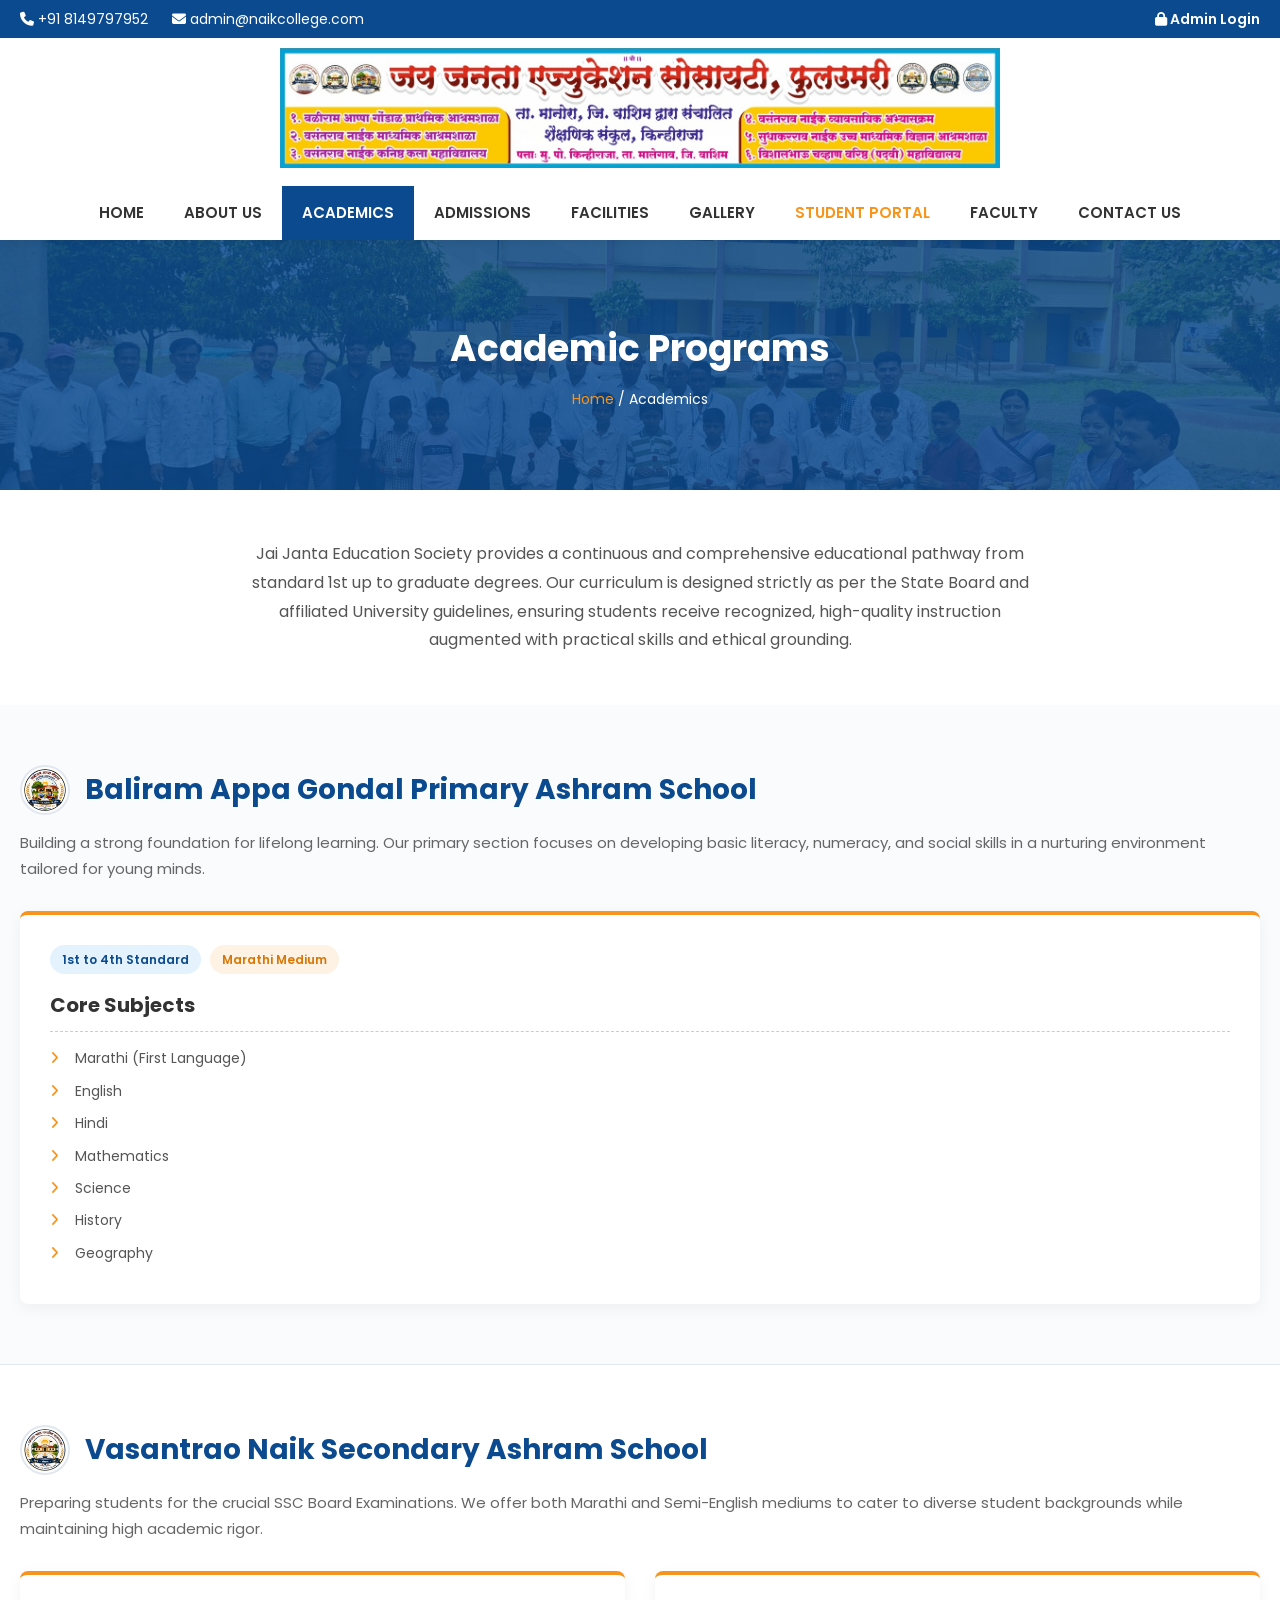
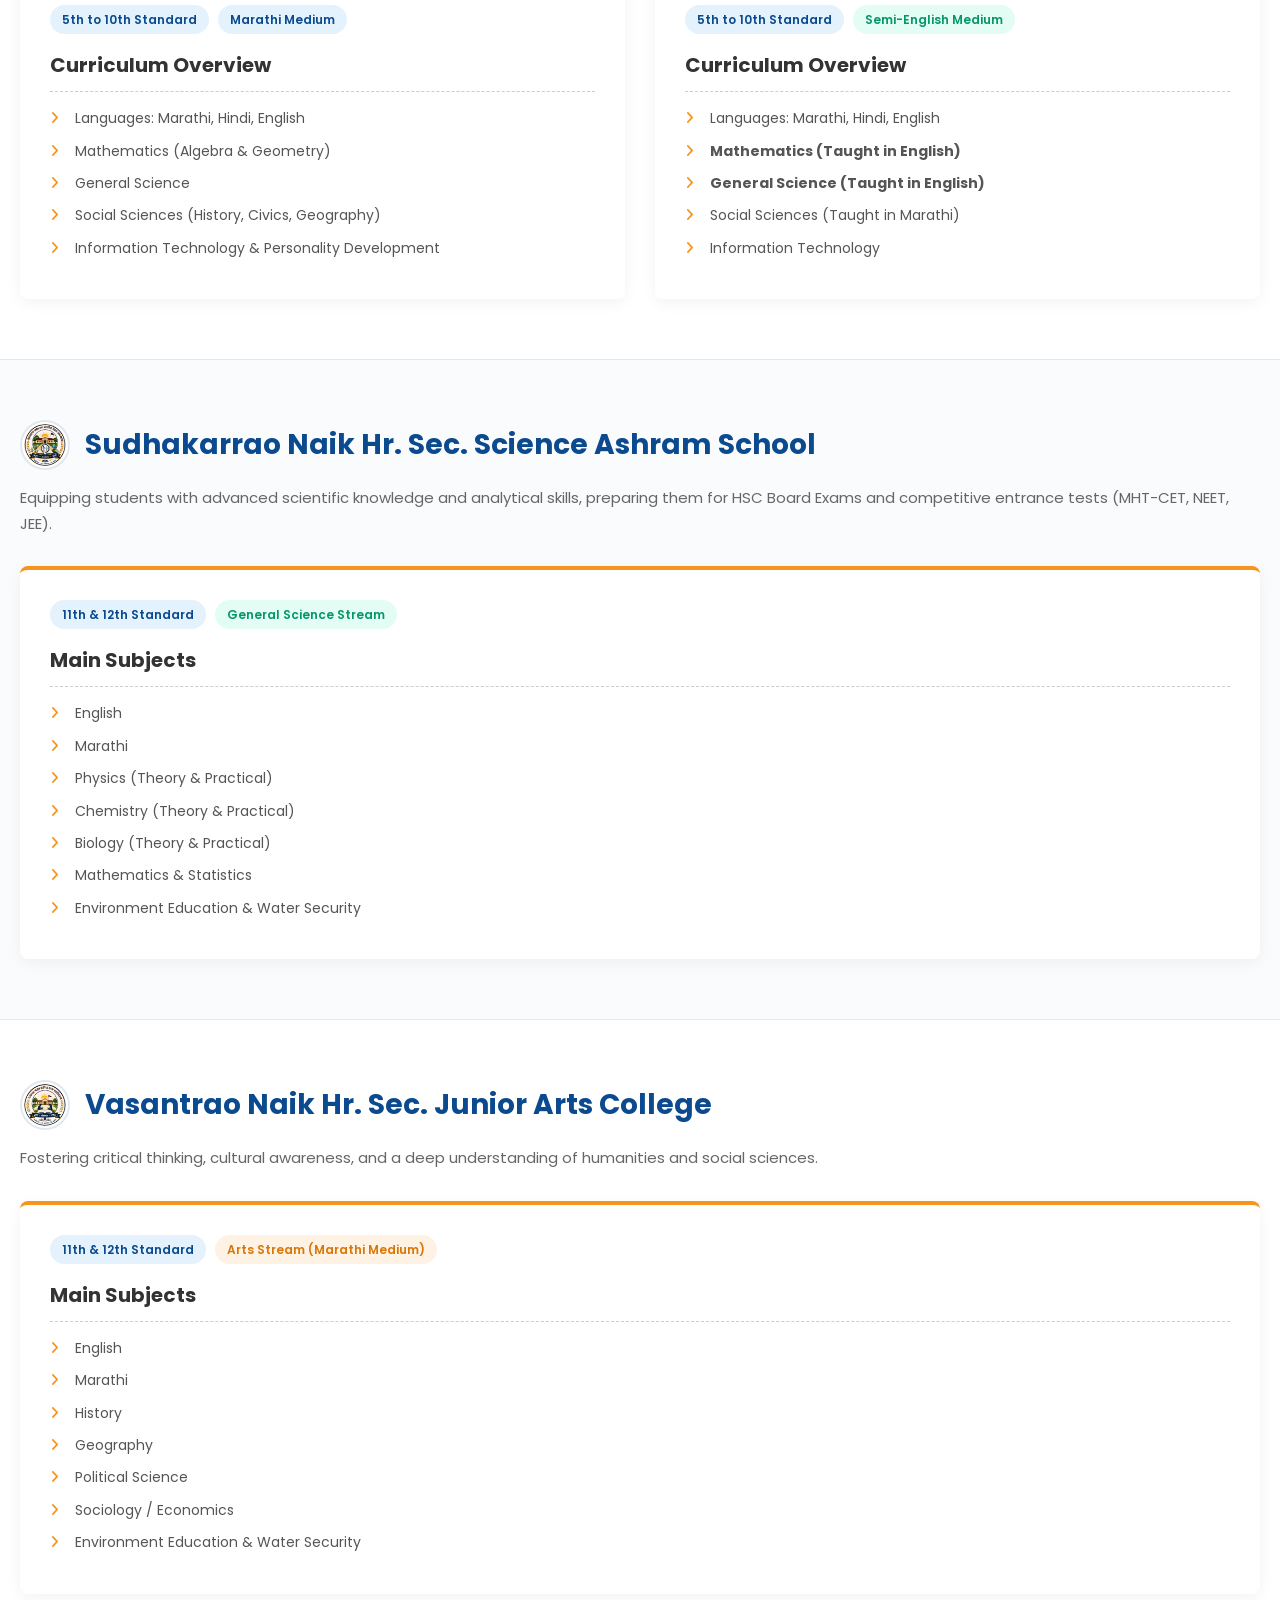
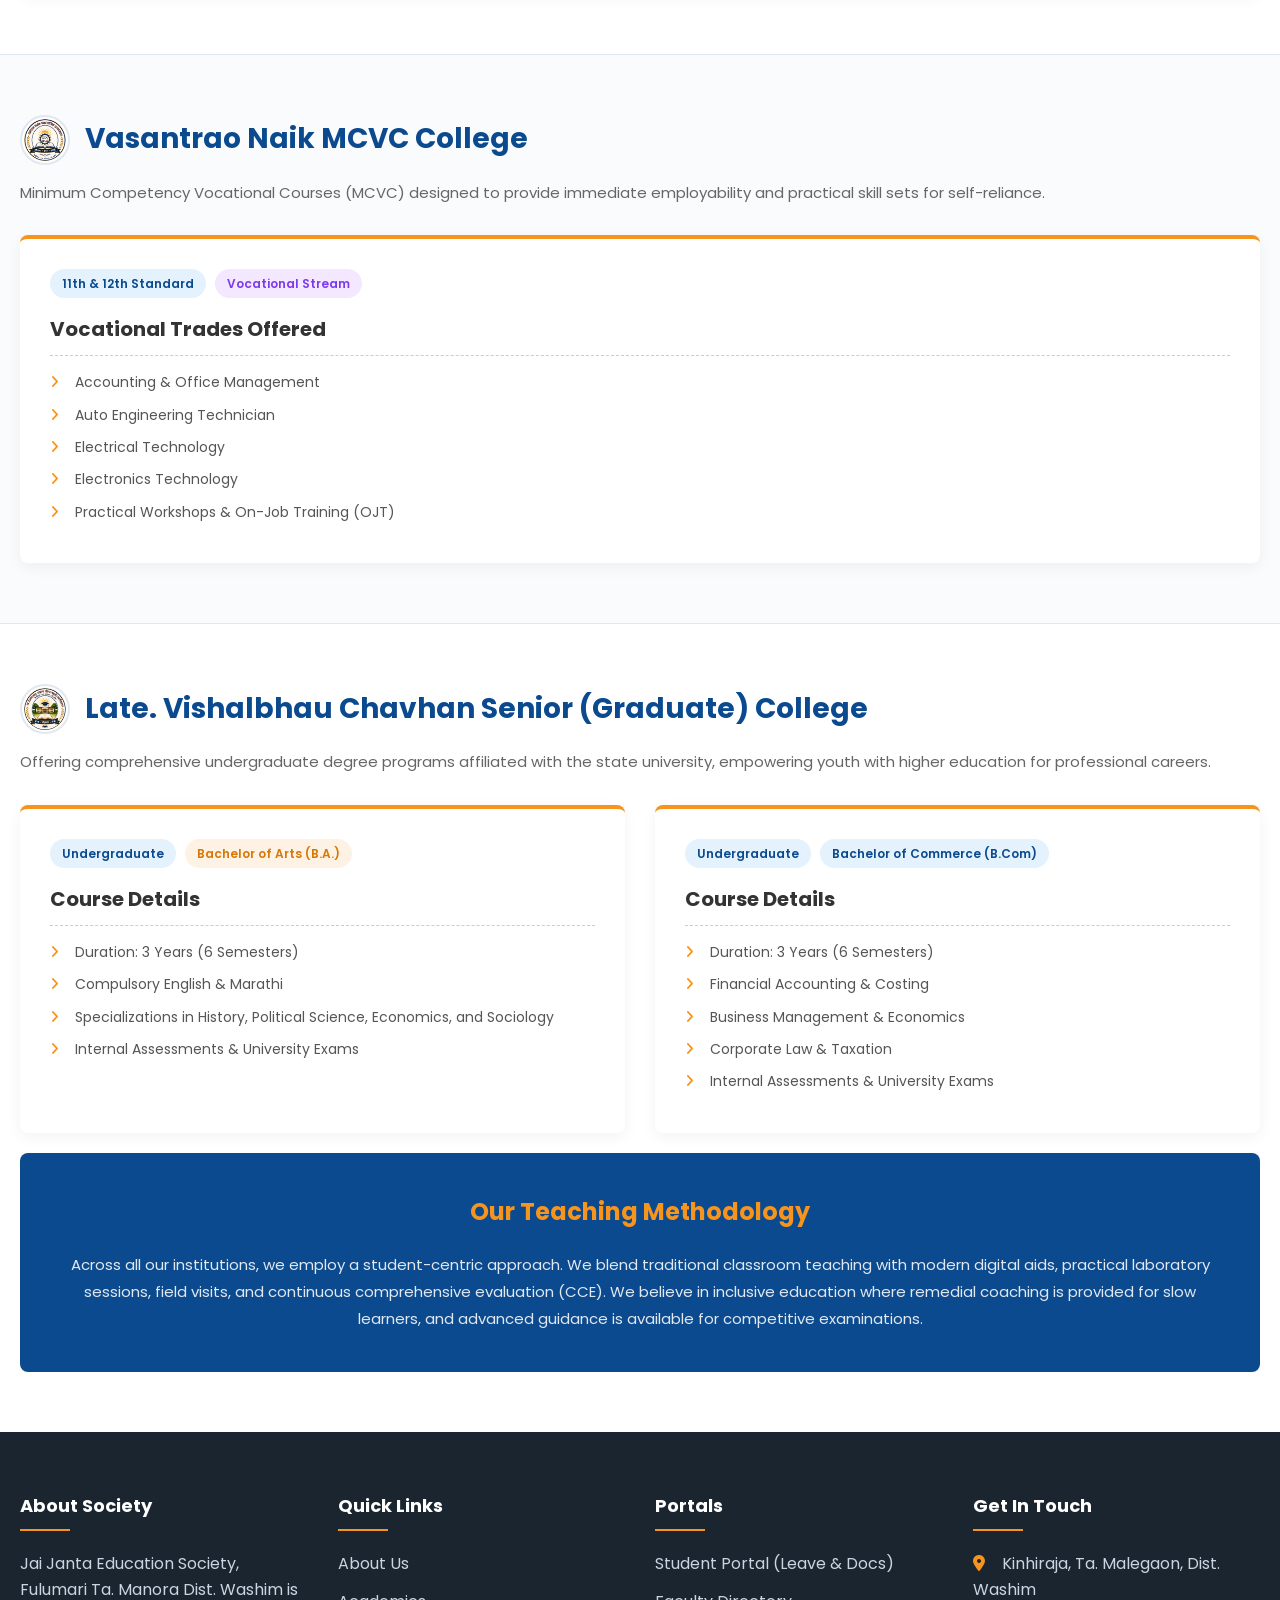
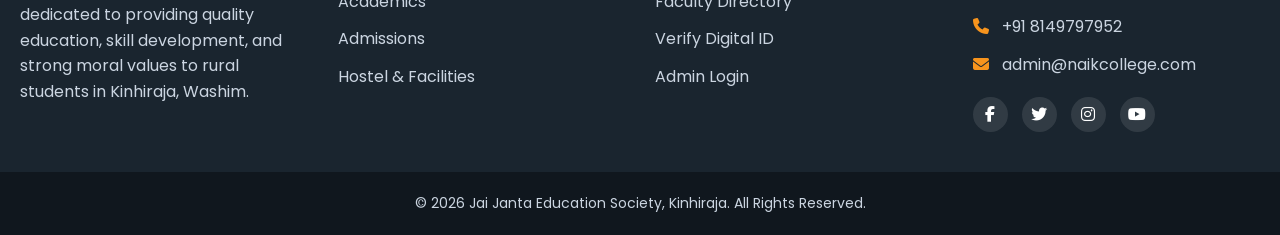
<file: academics.html>
<!DOCTYPE html>
<html lang="en">
<head>
    <meta charset="UTF-8">
    <meta name="viewport" content="width=device-width, initial-scale=1.0">
    <title>Academics | Jai Janta Education Society, Kinhiraja</title>
    
    <!-- Google Fonts -->
    <link href="https://fonts.googleapis.com/css2?family=Poppins:wght@300;400;600;700&display=swap" rel="stylesheet">
    <!-- FontAwesome Icons -->
    <link rel="stylesheet" href="https://cdnjs.cloudflare.com/ajax/libs/font-awesome/6.4.0/css/all.min.css">
    <!-- Custom CSS -->
    <link rel="stylesheet" href="css/style.css">

    <!-- Page Specific Styles (Keeps your main style.css clean) -->
    <style>
        .page-header {
            background: linear-gradient(rgba(11, 74, 142, 0.85), rgba(11, 74, 142, 0.85)), url('images/gallery-3.jpg') center/cover;
            color: #fff;
            padding: 80px 0;
            text-align: center;
            margin-bottom: 50px;
        }
        .page-header h1 {
            font-size: 36px;
            font-weight: 700;
            margin-bottom: 10px;
        }
        .breadcrumb {
            font-size: 14px;
            font-weight: 400;
        }
        .breadcrumb a {
            color: #f7941d;
            text-decoration: none;
        }

        .academic-intro {
            text-align: center;
            max-width: 800px;
            margin: 0 auto 50px auto;
            color: #555;
            font-size: 16px;
            line-height: 1.8;
        }

        /* Academic Sections */
        .academic-section {
            padding: 60px 0;
            border-bottom: 1px solid #e2e8f0;
        }
        .academic-section:nth-child(even) {
            background-color: #f9fbfd;
        }
        
        .school-title {
            color: #0b4a8e;
            font-size: 28px;
            font-weight: 700;
            margin-bottom: 15px;
            display: flex;
            align-items: center;
            gap: 15px;
        }
        .school-title img {
            width: 50px;
            height: 50px;
            border-radius: 50%;
            object-fit: contain;
            background: #fff;
            border: 2px solid #e2e8f0;
            padding: 2px;
        }

        .school-desc {
            color: #666;
            font-size: 15px;
            margin-bottom: 30px;
            line-height: 1.7;
        }

        /* Course Grid */
        .course-grid {
            display: grid;
            grid-template-columns: repeat(auto-fit, minmax(320px, 1fr));
            gap: 30px;
        }
        
        .course-card {
            background: #fff;
            border-radius: 8px;
            padding: 30px;
            box-shadow: 0 4px 15px rgba(0,0,0,0.05);
            border-top: 4px solid #f7941d;
            transition: all 0.3s ease;
        }
        .course-card:hover {
            transform: translateY(-5px);
            box-shadow: 0 10px 25px rgba(0,0,0,0.1);
        }
        
        .course-card h3 {
            color: #333;
            margin-bottom: 15px;
            font-size: 20px;
            border-bottom: 1px dashed #ccc;
            padding-bottom: 10px;
        }

        .medium-badge {
            display: inline-block;
            background: #e3f2fd;
            color: #0b4a8e;
            padding: 5px 12px;
            border-radius: 20px;
            font-size: 12px;
            font-weight: 600;
            margin-bottom: 15px;
            margin-right: 5px;
        }
        .medium-badge.arts { background: #fdf2e3; color: #d97706; }
        .medium-badge.science { background: #e3fdf5; color: #059669; }
        .medium-badge.mcvc { background: #f3e8ff; color: #7c3aed; }

        .subject-list {
            list-style: none;
            padding-left: 0;
            margin-top: 15px;
        }
        .subject-list li {
            margin-bottom: 10px;
            padding-left: 25px;
            position: relative;
            color: #555;
            font-size: 14px;
        }
        .subject-list li::before {
            content: '\f105';
            font-family: 'FontAwesome';
            position: absolute;
            left: 0;
            color: #f7941d;
            font-weight: bold;
        }

        /* Methodology */
        .methodology-box {
            background: #0b4a8e;
            color: #fff;
            padding: 40px;
            border-radius: 8px;
            text-align: center;
            margin-top: 20px;
        }
        .methodology-box h3 {
            color: #f7941d;
            margin-bottom: 20px;
            font-size: 24px;
        }
        .methodology-box p {
            color: #e2e8f0;
            font-size: 15px;
            line-height: 1.8;
            margin-bottom: 0;
        }
    </style>
</head>
<body>

    <!-- Top Bar -->
    <div class="top-bar">
        <div class="container top-bar-content">
            <div class="contact-info">
                <span><i class="fa fa-phone"></i> +91 8149797952</span>
                <span><i class="fa fa-envelope"></i> admin@naikcollege.com</span>
            </div>
            <div class="top-links">
                <a href="admin-login.html" class="admin-link"><i class="fa fa-lock"></i> Admin Login</a>
            </div>
        </div>
    </div>

    <!-- Society Banner -->
    <div class="society-banner">
        <div class="container">
            <img src="images/banner.jpeg" alt="Jai Janta Education Society Banner" class="banner-img">
        </div>
    </div>

    <!-- Main Navigation ('Academics' is active) -->
    <nav class="navbar">
        <div class="container nav-container">
            <div class="mobile-menu-toggle" id="mobile-menu">
                <i class="fa fa-bars"></i> Menu
            </div>
            <ul class="nav-menu" id="nav-menu">
                <li><a href="index.html">Home</a></li>
                <li><a href="about.html">About Us</a></li>
                <li><a href="academics.html" class="active">Academics</a></li>
                <li><a href="admissions.html">Admissions</a></li>
                <li><a href="facilities.html">Facilities</a></li>
                <li><a href="gallery.html">Gallery</a></li>
                <li><a href="student-portal.html" class="highlight-link">Student Portal</a></li>
                <li><a href="faculty.html">Faculty</a></li>
                <li><a href="contact.html">Contact Us</a></li>
            </ul>
        </div>
    </nav>

    <!-- Page Header -->
    <header class="page-header">
        <div class="container">
            <h1>Academic Programs</h1>
            <div class="breadcrumb">
                <a href="index.html">Home</a> / Academics
            </div>
        </div>
    </header>

    <!-- Introduction -->
    <div class="container">
        <p class="academic-intro">
            Jai Janta Education Society provides a continuous and comprehensive educational pathway from standard 1st up to graduate degrees. Our curriculum is designed strictly as per the State Board and affiliated University guidelines, ensuring students receive recognized, high-quality instruction augmented with practical skills and ethical grounding.
        </p>
    </div>

    <!-- 1. Primary School -->
    <section class="academic-section">
        <div class="container">
            <h2 class="school-title">
                <img src="images/BAGPrimary.jpeg" alt="Logo" onerror="this.src='https://via.placeholder.com/50'">
                Baliram Appa Gondal Primary Ashram School
            </h2>
            <p class="school-desc">Building a strong foundation for lifelong learning. Our primary section focuses on developing basic literacy, numeracy, and social skills in a nurturing environment tailored for young minds.</p>
            
            <div class="course-grid">
                <div class="course-card">
                    <span class="medium-badge">1st to 4th Standard</span>
                    <span class="medium-badge arts">Marathi Medium</span>
                    <h3>Core Subjects</h3>
                    <ul class="subject-list">
                        <li>Marathi (First Language)</li>
                        <li>English</li>
                        <li>Hindi</li>
                        <li>Mathematics</li>
                        <li>Science</li>
                        <li>History</li>
                        <li>Geography</li>
                    </ul>
                </div>
            </div>
        </div>
    </section>

    <!-- 2. Secondary School -->
    <section class="academic-section">
        <div class="container">
            <h2 class="school-title">
                <img src="images/vnsecondary.jpeg" alt="Logo" onerror="this.src='https://via.placeholder.com/50'">
                Vasantrao Naik Secondary Ashram School
            </h2>
            <p class="school-desc">Preparing students for the crucial SSC Board Examinations. We offer both Marathi and Semi-English mediums to cater to diverse student backgrounds while maintaining high academic rigor.</p>
            
            <div class="course-grid">
                <div class="course-card">
                    <span class="medium-badge">5th to 10th Standard</span>
                    <span class="medium-badge">Marathi Medium</span>
                    <h3>Curriculum Overview</h3>
                    <ul class="subject-list">
                        <li>Languages: Marathi, Hindi, English</li>
                        <li>Mathematics (Algebra & Geometry)</li>
                        <li>General Science</li>
                        <li>Social Sciences (History, Civics, Geography)</li>
                        <li>Information Technology & Personality Development</li>
                    </ul>
                </div>
                <div class="course-card">
                    <span class="medium-badge">5th to 10th Standard</span>
                    <span class="medium-badge science">Semi-English Medium</span>
                    <h3>Curriculum Overview</h3>
                    <ul class="subject-list">
                        <li>Languages: Marathi, Hindi, English</li>
                        <li><strong>Mathematics (Taught in English)</strong></li>
                        <li><strong>General Science (Taught in English)</strong></li>
                        <li>Social Sciences (Taught in Marathi)</li>
                        <li>Information Technology</li>
                    </ul>
                </div>
            </div>
        </div>
    </section>

    <!-- 3. Higher Secondary Science -->
    <section class="academic-section">
        <div class="container">
            <h2 class="school-title">
                <img src="images/snscience.jpeg" alt="Logo" onerror="this.src='https://via.placeholder.com/50'">
                Sudhakarrao Naik Hr. Sec. Science Ashram School
            </h2>
            <p class="school-desc">Equipping students with advanced scientific knowledge and analytical skills, preparing them for HSC Board Exams and competitive entrance tests (MHT-CET, NEET, JEE).</p>
            
            <div class="course-grid">
                <div class="course-card">
                    <span class="medium-badge">11th & 12th Standard</span>
                    <span class="medium-badge science">General Science Stream</span>
                    <h3>Main Subjects</h3>
                    <ul class="subject-list">
                        <li>English</li>
                        <li>Marathi</li>
                        <li>Physics (Theory & Practical)</li>
                        <li>Chemistry (Theory & Practical)</li>
                        <li>Biology (Theory & Practical)</li>
                        <li>Mathematics & Statistics</li>
                        <li>Environment Education & Water Security</li>
                    </ul>
                </div>
            </div>
        </div>
    </section>

    <!-- 4. Higher Secondary Arts -->
    <section class="academic-section">
        <div class="container">
            <h2 class="school-title">
                <img src="images/vnarts.jpeg" alt="Logo" onerror="this.src='https://via.placeholder.com/50'">
                Vasantrao Naik Hr. Sec. Junior Arts College
            </h2>
            <p class="school-desc">Fostering critical thinking, cultural awareness, and a deep understanding of humanities and social sciences.</p>
            
            <div class="course-grid">
                <div class="course-card">
                    <span class="medium-badge">11th & 12th Standard</span>
                    <span class="medium-badge arts">Arts Stream (Marathi Medium)</span>
                    <h3>Main Subjects</h3>
                    <ul class="subject-list">
                        <li>English</li>
                        <li>Marathi</li>
                        <li>History</li>
                        <li>Geography</li>
                        <li>Political Science</li>
                        <li>Sociology / Economics</li>
                        <li>Environment Education & Water Security</li>
                    </ul>
                </div>
            </div>
        </div>
    </section>

    <!-- 5. MCVC College -->
    <section class="academic-section">
        <div class="container">
            <h2 class="school-title">
                <img src="images/vnmcvc.jpeg" alt="Logo" onerror="this.src='https://via.placeholder.com/50'">
                Vasantrao Naik MCVC College
            </h2>
            <p class="school-desc">Minimum Competency Vocational Courses (MCVC) designed to provide immediate employability and practical skill sets for self-reliance.</p>
            
            <div class="course-grid">
                <div class="course-card">
                    <span class="medium-badge">11th & 12th Standard</span>
                    <span class="medium-badge mcvc">Vocational Stream</span>
                    <h3>Vocational Trades Offered</h3>
                    <ul class="subject-list">
                        <li>Accounting & Office Management</li>
                        <li>Auto Engineering Technician</li>
                        <li>Electrical Technology</li>
                        <li>Electronics Technology</li>
                        <li>Practical Workshops & On-Job Training (OJT)</li>
                    </ul>
                </div>
            </div>
        </div>
    </section>

    <!-- 6. Senior College -->
    <section class="academic-section" style="border-bottom: none;">
        <div class="container">
            <h2 class="school-title">
                <img src="images/vbcdegree.jpeg" alt="Logo" onerror="this.src='https://via.placeholder.com/50'">
                Late. Vishalbhau Chavhan Senior (Graduate) College
            </h2>
            <p class="school-desc">Offering comprehensive undergraduate degree programs affiliated with the state university, empowering youth with higher education for professional careers.</p>
            
            <div class="course-grid">
                <div class="course-card">
                    <span class="medium-badge">Undergraduate</span>
                    <span class="medium-badge arts">Bachelor of Arts (B.A.)</span>
                    <h3>Course Details</h3>
                    <ul class="subject-list">
                        <li>Duration: 3 Years (6 Semesters)</li>
                        <li>Compulsory English & Marathi</li>
                        <li>Specializations in History, Political Science, Economics, and Sociology</li>
                        <li>Internal Assessments & University Exams</li>
                    </ul>
                </div>
                <div class="course-card">
                    <span class="medium-badge">Undergraduate</span>
                    <span class="medium-badge">Bachelor of Commerce (B.Com)</span>
                    <h3>Course Details</h3>
                    <ul class="subject-list">
                        <li>Duration: 3 Years (6 Semesters)</li>
                        <li>Financial Accounting & Costing</li>
                        <li>Business Management & Economics</li>
                        <li>Corporate Law & Taxation</li>
                        <li>Internal Assessments & University Exams</li>
                    </ul>
                </div>
            </div>

            <!-- Teaching Methodology Banner -->
            <div class="methodology-box">
                <h3>Our Teaching Methodology</h3>
                <p>
                    Across all our institutions, we employ a student-centric approach. We blend traditional classroom teaching with modern digital aids, practical laboratory sessions, field visits, and continuous comprehensive evaluation (CCE). We believe in inclusive education where remedial coaching is provided for slow learners, and advanced guidance is available for competitive examinations.
                </p>
            </div>
        </div>
    </section>

    <!-- Footer -->
    <footer class="footer">
        <div class="container grid-container grid-4">
            
            <div class="footer-col">
                <h3>About Society</h3>
                <p>Jai Janta Education Society, Fulumari Ta. Manora Dist. Washim is dedicated to providing quality education, skill development, and strong moral values to rural students in Kinhiraja, Washim.</p>
            </div>

            <div class="footer-col">
                <h3>Quick Links</h3>
                <ul>
                    <li><a href="about.html">About Us</a></li>
                    <li><a href="academics.html">Academics</a></li>
                    <li><a href="admissions.html">Admissions</a></li>
                    <li><a href="facilities.html">Hostel & Facilities</a></li>
                </ul>
            </div>

            <div class="footer-col">
                <h3>Portals</h3>
                <ul>
                    <li><a href="student-portal.html">Student Portal (Leave & Docs)</a></li>
                    <li><a href="faculty.html">Faculty Directory</a></li>
                    <li><a href="verify-id.html">Verify Digital ID</a></li>
                    <li><a href="admin-login.html">Admin Login</a></li>
                </ul>
            </div>

            <div class="footer-col">
                <h3>Get In Touch</h3>
                <ul class="contact-details">
                    <li><i class="fa fa-map-marker-alt"></i> Kinhiraja, Ta. Malegaon, Dist. Washim</li>
                    <li><i class="fa fa-phone"></i> +91 8149797952</li>
                    <li><i class="fa fa-envelope"></i> admin@naikcollege.com</li>
                </ul>
                <div class="social-links">
                    <a href="#"><i class="fab fa-facebook-f"></i></a>
                    <a href="#"><i class="fab fa-twitter"></i></a>
                    <a href="#"><i class="fab fa-instagram"></i></a>
                    <a href="#"><i class="fab fa-youtube"></i></a>
                </div>
            </div>

        </div>
        <div class="copyright">
            <div class="container">
                <p>&copy; 2026 Jai Janta Education Society, Kinhiraja. All Rights Reserved.</p>
            </div>
        </div>
    </footer>

    <!-- Custom Script -->
    <script src="js/app.js"></script>
</body>
</html>
</file>
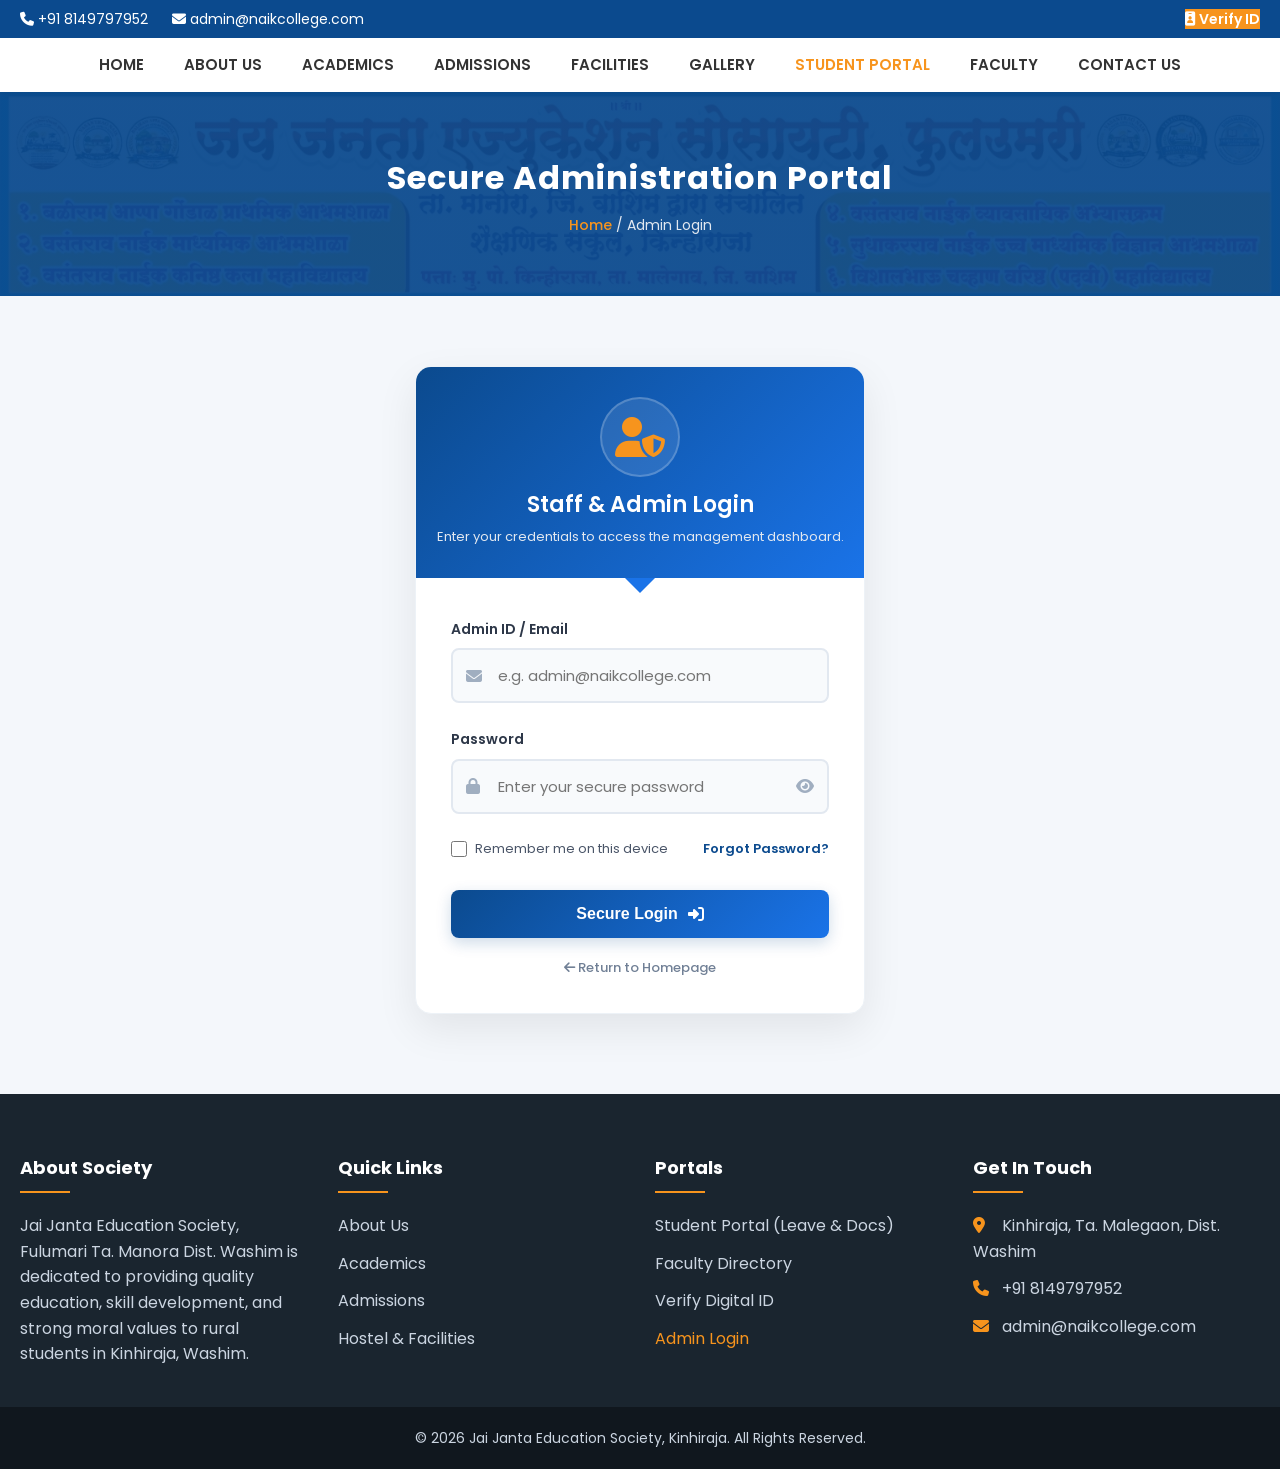
<file: admin-login.html>
<!DOCTYPE html>
<html lang="en">
<head>
    <meta charset="UTF-8">
    <meta name="viewport" content="width=device-width, initial-scale=1.0">
    <title>Admin Login | Jai Janta Education Society, Kinhiraja</title>
    
    <!-- Google Fonts -->
    <link href="https://fonts.googleapis.com/css2?family=Poppins:wght@300;400;500;600;700;800&display=swap" rel="stylesheet">
    <!-- FontAwesome Icons -->
    <link rel="stylesheet" href="https://cdnjs.cloudflare.com/ajax/libs/font-awesome/6.4.0/css/all.min.css">
    <!-- Custom CSS -->
    <link rel="stylesheet" href="css/style.css">

    <!-- Premium Login Styles -->
    <style>
        body {
            background-color: #f4f7fb;
        }

        .page-header {
            background: linear-gradient(rgba(11, 74, 142, 0.95), rgba(11, 74, 142, 0.95)), url('images/banner.jpeg') center/cover;
            color: #fff;
            padding: 60px 0;
            text-align: center;
            margin-bottom: 50px;
        }
        .page-header h1 {
            font-size: 32px;
            font-weight: 700;
            margin-bottom: 10px;
            letter-spacing: 1px;
        }
        .breadcrumb {
            font-size: 14px;
            font-weight: 400;
            color: #e2e8f0;
        }
        .breadcrumb a {
            color: #f7941d;
            text-decoration: none;
            font-weight: 500;
        }

        /* Secure Login Container */
        .login-section {
            padding: 20px 0 80px 0;
            display: flex;
            justify-content: center;
            align-items: center;
        }
        
        .login-card {
            background: #fff;
            width: 100%;
            max-width: 450px;
            border-radius: 16px;
            box-shadow: 0 15px 40px rgba(0,0,0,0.08);
            overflow: hidden;
            border: 1px solid #edf2f7;
        }

        /* Login Card Header */
        .login-card-header {
            background: linear-gradient(135deg, #0b4a8e, #1a73e8);
            padding: 30px 20px;
            text-align: center;
            color: #fff;
            position: relative;
        }
        .login-card-header::after {
            content: '';
            position: absolute;
            bottom: -15px;
            left: 50%;
            transform: translateX(-50%);
            border-width: 15px 15px 0;
            border-style: solid;
            border-color: #1a73e8 transparent transparent transparent;
        }
        .login-icon {
            font-size: 40px;
            margin-bottom: 10px;
            color: #f7941d;
            background: rgba(255,255,255,0.1);
            width: 80px;
            height: 80px;
            display: inline-flex;
            align-items: center;
            justify-content: center;
            border-radius: 50%;
            border: 2px solid rgba(255,255,255,0.2);
        }
        .login-card-header h2 {
            margin: 0;
            font-size: 22px;
            font-weight: 600;
        }
        .login-card-header p {
            margin: 5px 0 0 0;
            font-size: 13px;
            color: #e2e8f0;
        }

        /* Login Card Body */
        .login-card-body {
            padding: 40px 35px 35px 35px;
        }
        
        .form-group {
            margin-bottom: 25px;
            position: relative;
        }
        .form-group label {
            display: block;
            font-weight: 600;
            color: #2d3748;
            margin-bottom: 8px;
            font-size: 14px;
        }
        
        /* Input Fields with Icons */
        .input-wrapper {
            position: relative;
        }
        .input-wrapper i.icon-left {
            position: absolute;
            left: 15px;
            top: 50%;
            transform: translateY(-50%);
            color: #a0aec0;
            font-size: 16px;
            transition: color 0.3s;
        }
        .form-control {
            width: 100%;
            padding: 14px 15px 14px 45px;
            border: 2px solid #e2e8f0;
            background-color: #f8fafc;
            border-radius: 8px;
            font-size: 15px;
            font-family: 'Poppins', sans-serif;
            color: #2d3748;
            transition: all 0.3s;
            box-sizing: border-box;
        }
        .form-control:focus {
            border-color: #0b4a8e;
            background-color: #fff;
            outline: none;
            box-shadow: 0 0 0 4px rgba(11, 74, 142, 0.1);
        }
        .form-control:focus + i.icon-left {
            color: #0b4a8e;
        }
        
        /* Password Toggle Eye Icon */
        .toggle-password {
            position: absolute;
            right: 15px;
            top: 50%;
            transform: translateY(-50%);
            color: #a0aec0;
            cursor: pointer;
            font-size: 16px;
            transition: color 0.3s;
        }
        .toggle-password:hover {
            color: #4a5568;
        }

        /* Form Options (Remember Me & Forgot Pass) */
        .form-options {
            display: flex;
            justify-content: space-between;
            align-items: center;
            margin-bottom: 30px;
            font-size: 13px;
        }
        .remember-me {
            display: flex;
            align-items: center;
            gap: 8px;
            color: #4a5568;
            cursor: pointer;
        }
        .remember-me input[type="checkbox"] {
            cursor: pointer;
            width: 16px;
            height: 16px;
            accent-color: #0b4a8e;
        }
        .forgot-password {
            color: #0b4a8e;
            text-decoration: none;
            font-weight: 600;
            transition: color 0.3s;
        }
        .forgot-password:hover {
            color: #f7941d;
            text-decoration: underline;
        }

        /* Login Button */
        .btn-login {
            background: linear-gradient(135deg, #0b4a8e, #1a73e8);
            color: #fff;
            padding: 15px;
            border: none;
            border-radius: 8px;
            font-size: 16px;
            font-weight: 600;
            cursor: pointer;
            transition: all 0.3s ease;
            width: 100%;
            display: flex;
            align-items: center;
            justify-content: center;
            gap: 10px;
            box-shadow: 0 5px 15px rgba(11, 74, 142, 0.2);
        }
        .btn-login:hover {
            background: linear-gradient(135deg, #1a73e8, #0b4a8e);
            transform: translateY(-2px);
            box-shadow: 0 8px 20px rgba(11, 74, 142, 0.3);
        }
        .btn-login:disabled {
            background: #cbd5e1;
            cursor: not-allowed;
            transform: none;
            box-shadow: none;
        }

        /* Alert Box */
        .login-alert {
            display: none;
            background: #fff5f5;
            border-left: 4px solid #e53e3e;
            color: #c53030;
            padding: 12px 15px;
            border-radius: 4px;
            font-size: 13px;
            margin-bottom: 20px;
            align-items: center;
            gap: 10px;
            animation: fadeIn 0.3s ease;
        }
        .login-alert i {
            font-size: 16px;
        }

        /* Return to Home link */
        .back-home {
            display: block;
            text-align: center;
            margin-top: 20px;
            font-size: 13px;
            color: #718096;
            text-decoration: none;
            font-weight: 500;
        }
        .back-home:hover {
            color: #0b4a8e;
            text-decoration: underline;
        }

        @keyframes fadeIn {
            from { opacity: 0; transform: translateY(-10px); }
            to { opacity: 1; transform: translateY(0); }
        }

        @media (max-width: 500px) {
            .login-section {
                padding: 20px;
            }
            .login-card-body {
                padding: 30px 20px;
            }
        }
    </style>
</head>
<body>

    <!-- Top Bar -->
    <div class="top-bar">
        <div class="container top-bar-content">
            <div class="contact-info">
                <span><i class="fa fa-phone"></i> +91 8149797952</span>
                <span><i class="fa fa-envelope"></i> admin@naikcollege.com</span>
            </div>
            <div class="top-links">
                <!-- Hide the admin login link from the top bar if we are already on this page -->
                <a href="verify-id.html" class="admin-link" style="background: #f7941d; color:#fff;"><i class="fa fa-id-badge"></i> Verify ID</a>
            </div>
        </div>
    </div>

    <!-- Main Navigation -->
    <nav class="navbar">
        <div class="container nav-container">
            <div class="mobile-menu-toggle" id="mobile-menu">
                <i class="fa fa-bars"></i> Menu
            </div>
            <ul class="nav-menu" id="nav-menu">
                <li><a href="index.html">Home</a></li>
                <li><a href="about.html">About Us</a></li>
                <li><a href="academics.html">Academics</a></li>
                <li><a href="admissions.html">Admissions</a></li>
                <li><a href="facilities.html">Facilities</a></li>
                <li><a href="gallery.html">Gallery</a></li>
                <li><a href="student-portal.html" class="highlight-link">Student Portal</a></li>
                <li><a href="faculty.html">Faculty</a></li>
                <li><a href="contact.html">Contact Us</a></li>
            </ul>
        </div>
    </nav>

    <!-- Page Header -->
    <header class="page-header">
        <div class="container">
            <h1>Secure Administration Portal</h1>
            <div class="breadcrumb">
                <a href="index.html">Home</a> / Admin Login
            </div>
        </div>
    </header>

    <!-- Secure Login Section -->
    <section class="login-section">
        <div class="login-card">
            
            <div class="login-card-header">
                <div class="login-icon">
                    <i class="fa fa-user-shield"></i>
                </div>
                <h2>Staff & Admin Login</h2>
                <p>Enter your credentials to access the management dashboard.</p>
            </div>

            <div class="login-card-body">
                
                <!-- Error Alert Box (Hidden by default) -->
                <div class="login-alert" id="loginAlert">
                    <i class="fa fa-exclamation-circle"></i>
                    <span id="alertMessage">Invalid Admin ID or Password.</span>
                </div>

                <form id="adminLoginForm">
                    <div class="form-group">
                        <label for="adminId">Admin ID / Email</label>
                        <div class="input-wrapper">
                            <input type="text" id="adminId" name="adminId" class="form-control" placeholder="e.g. admin@naikcollege.com" required autocomplete="username">
                            <i class="fa fa-envelope icon-left"></i>
                        </div>
                    </div>

                    <div class="form-group">
                        <label for="password">Password</label>
                        <div class="input-wrapper">
                            <input type="password" id="password" name="password" class="form-control" placeholder="Enter your secure password" required autocomplete="current-password">
                            <i class="fa fa-lock icon-left"></i>
                            <i class="fa fa-eye toggle-password" id="togglePasswordBtn" title="Show/Hide Password"></i>
                        </div>
                    </div>

                    <div class="form-options">
                        <label class="remember-me">
                            <input type="checkbox" name="remember" id="remember"> Remember me on this device
                        </label>
                        <a href="#" class="forgot-password" onclick="alert('Please contact the Main Society Office to reset your administrator password.'); return false;">Forgot Password?</a>
                    </div>

                    <button type="submit" id="btnLogin" class="btn-login">
                        <span>Secure Login</span> <i class="fa fa-sign-in-alt"></i>
                    </button>
                </form>

                <a href="index.html" class="back-home"><i class="fa fa-arrow-left"></i> Return to Homepage</a>
            </div>
            
        </div>
    </section>

    <!-- Footer -->
    <footer class="footer">
        <div class="container grid-container grid-4">
            
            <div class="footer-col">
                <h3>About Society</h3>
                <p>Jai Janta Education Society, Fulumari Ta. Manora Dist. Washim is dedicated to providing quality education, skill development, and strong moral values to rural students in Kinhiraja, Washim.</p>
            </div>

            <div class="footer-col">
                <h3>Quick Links</h3>
                <ul>
                    <li><a href="about.html">About Us</a></li>
                    <li><a href="academics.html">Academics</a></li>
                    <li><a href="admissions.html">Admissions</a></li>
                    <li><a href="facilities.html">Hostel & Facilities</a></li>
                </ul>
            </div>

            <div class="footer-col">
                <h3>Portals</h3>
                <ul>
                    <li><a href="student-portal.html">Student Portal (Leave & Docs)</a></li>
                    <li><a href="faculty.html">Faculty Directory</a></li>
                    <li><a href="verify-id.html">Verify Digital ID</a></li>
                    <li><a href="admin-login.html" style="color: #f7941d;">Admin Login</a></li>
                </ul>
            </div>

            <div class="footer-col">
                <h3>Get In Touch</h3>
                <ul class="contact-details">
                    <li><i class="fa fa-map-marker-alt"></i> Kinhiraja, Ta. Malegaon, Dist. Washim</li>
                    <li><i class="fa fa-phone"></i> +91 8149797952</li>
                    <li><i class="fa fa-envelope"></i> admin@naikcollege.com</li>
                </ul>
            </div>

        </div>
        <div class="copyright">
            <div class="container">
                <p>&copy; 2026 Jai Janta Education Society, Kinhiraja. All Rights Reserved.</p>
            </div>
        </div>
    </footer>

    <!-- Main Navigation Script -->
    <script src="js/app.js"></script>

    <!-- Login Specific Script -->
    <script>
        document.addEventListener("DOMContentLoaded", () => {
            
            // 1. Password Visibility Toggle
            const togglePasswordBtn = document.getElementById("togglePasswordBtn");
            const passwordInput = document.getElementById("password");

            togglePasswordBtn.addEventListener("click", function () {
                const type = passwordInput.getAttribute("type") === "password" ? "text" : "password";
                passwordInput.setAttribute("type", type);
                
                // Toggle the eye / eye-slash icon
                this.classList.toggle("fa-eye");
                this.classList.toggle("fa-eye-slash");
            });

            // 2. Form Submission Handler (Simulation)
            const loginForm = document.getElementById("adminLoginForm");
            const btnLogin = document.getElementById("btnLogin");
            const loginAlert = document.getElementById("loginAlert");

            loginForm.addEventListener("submit", (e) => {
                e.preventDefault(); // Prevent actual form submission

                // Hide any previous alerts
                loginAlert.style.display = "none";

                // Set loading state
                const originalBtnContent = btnLogin.innerHTML;
                btnLogin.innerHTML = `<span>Authenticating...</span> <i class="fa fa-spinner fa-spin"></i>`;
                btnLogin.disabled = true;

                // Simulate a network request delay (1.5 seconds)
                setTimeout(() => {
                    // Since this is a static frontend, we will simulate an authentication failure
                    // In a real application, this is where you would handle the server response.
                    
                    loginAlert.style.display = "flex";
                    
                    // Reset button state
                    btnLogin.innerHTML = originalBtnContent;
                    btnLogin.disabled = false;
                    passwordInput.value = ""; // Clear password field for security
                    
                }, 1500);
            });
        });
    </script>
</body>
</html>
</file>
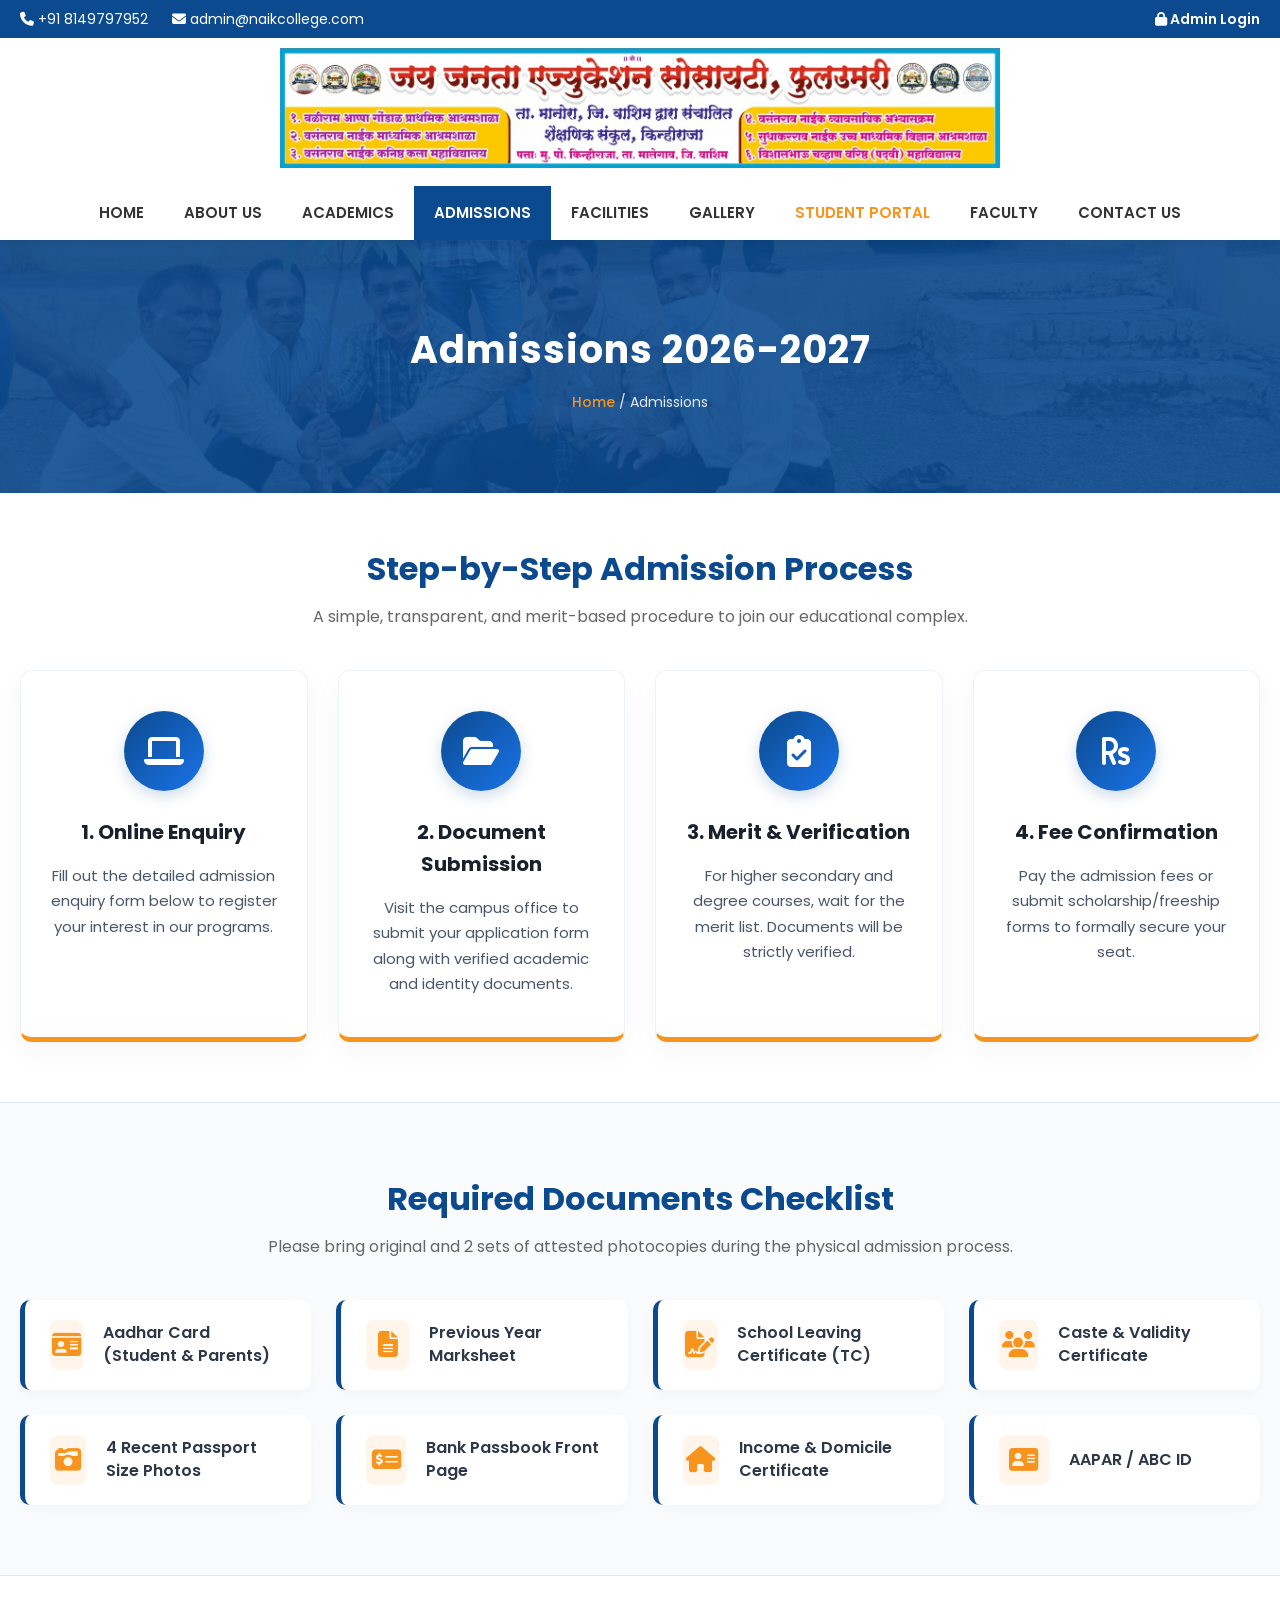
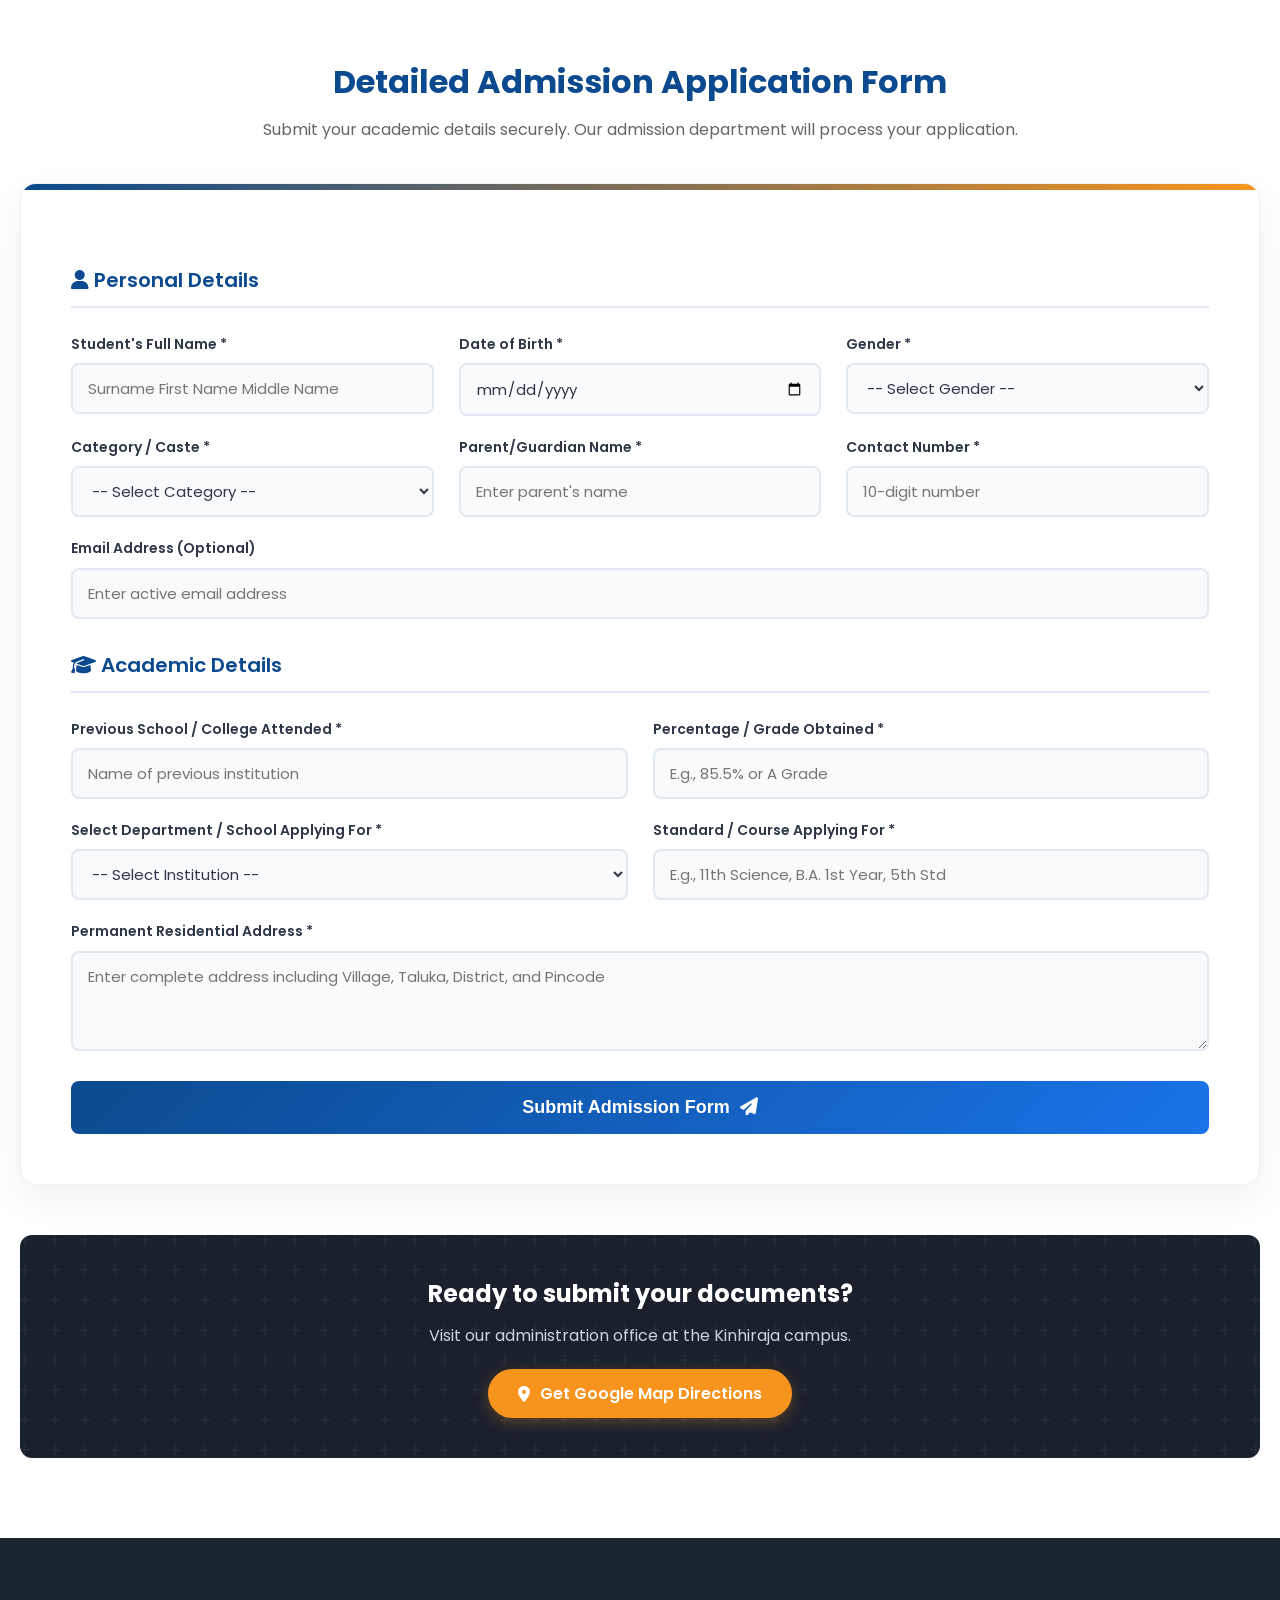
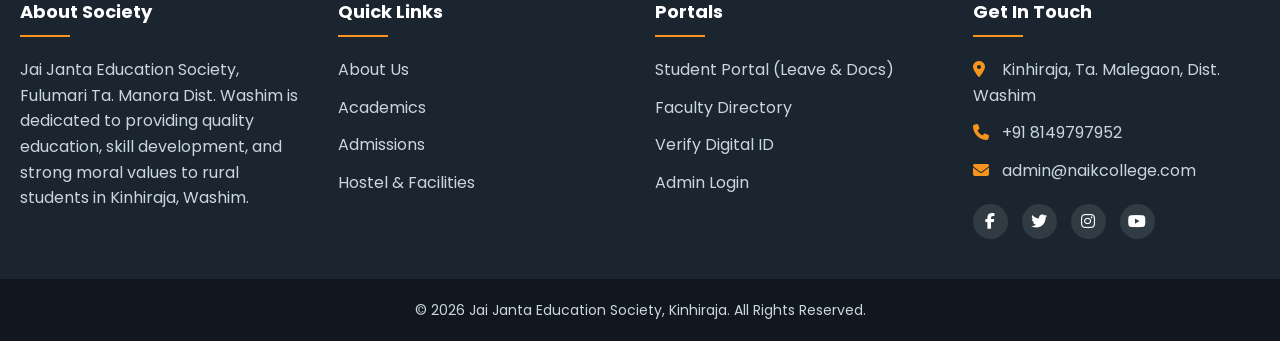
<file: admissions.html>
<!DOCTYPE html>
<html lang="en">
<head>
    <meta charset="UTF-8">
    <meta name="viewport" content="width=device-width, initial-scale=1.0">
    <title>Admissions | Jai Janta Education Society, Kinhiraja</title>
    
    <!-- Google Fonts -->
    <link href="https://fonts.googleapis.com/css2?family=Poppins:wght@300;400;500;600;700&display=swap" rel="stylesheet">
    <!-- FontAwesome Icons -->
    <link rel="stylesheet" href="https://cdnjs.cloudflare.com/ajax/libs/font-awesome/6.4.0/css/all.min.css">
    <!-- Custom CSS -->
    <link rel="stylesheet" href="css/style.css">

    <!-- Premium Admission Styles -->
    <style>
        .page-header {
            background: linear-gradient(rgba(11, 74, 142, 0.9), rgba(11, 74, 142, 0.9)), url('images/gallery-4.jpg') center/cover;
            color: #fff;
            padding: 80px 0;
            text-align: center;
            margin-bottom: 50px;
        }
        .page-header h1 {
            font-size: 38px;
            font-weight: 700;
            margin-bottom: 10px;
            letter-spacing: 1px;
        }
        .breadcrumb {
            font-size: 14px;
            font-weight: 400;
            color: #e2e8f0;
        }
        .breadcrumb a {
            color: #f7941d;
            text-decoration: none;
            font-weight: 500;
        }

        /* Admission Process Steps */
        .process-container {
            display: grid;
            grid-template-columns: repeat(auto-fit, minmax(260px, 1fr));
            gap: 30px;
            margin-top: 40px;
        }
        .process-step {
            text-align: center;
            padding: 40px 25px;
            background: #fff;
            border-radius: 12px;
            box-shadow: 0 10px 30px rgba(0,0,0,0.04);
            position: relative;
            border: 1px solid #edf2f7;
            border-bottom: 5px solid #f7941d;
            transition: all 0.4s ease;
            z-index: 1;
        }
        .process-step:hover {
            transform: translateY(-8px);
            box-shadow: 0 15px 35px rgba(11, 74, 142, 0.1);
            border-bottom-color: #0b4a8e;
        }
        .step-icon {
            width: 80px;
            height: 80px;
            background: linear-gradient(135deg, #0b4a8e, #1a73e8);
            color: #fff;
            font-size: 32px;
            display: flex;
            align-items: center;
            justify-content: center;
            border-radius: 50%;
            margin: 0 auto 25px auto;
            box-shadow: 0 5px 15px rgba(11, 74, 142, 0.2);
        }
        .process-step h3 {
            color: #1a202c;
            font-size: 20px;
            margin-bottom: 15px;
            font-weight: 700;
        }
        .process-step p {
            color: #4a5568;
            font-size: 15px;
            line-height: 1.7;
        }

        /* Required Documents */
        .docs-section {
            background: #f9fbfd;
            padding: 70px 0;
            border-top: 1px solid #e2e8f0;
            border-bottom: 1px solid #e2e8f0;
        }
        .docs-grid {
            display: grid;
            grid-template-columns: repeat(auto-fit, minmax(280px, 1fr));
            gap: 25px;
            margin-top: 40px;
        }
        .doc-card {
            background: #fff;
            padding: 20px 25px;
            border-radius: 10px;
            border-left: 5px solid #0b4a8e;
            box-shadow: 0 5px 15px rgba(0,0,0,0.03);
            display: flex;
            align-items: center;
            gap: 20px;
            transition: all 0.3s ease;
        }
        .doc-card:hover {
            transform: translateX(5px);
            box-shadow: 0 8px 20px rgba(0,0,0,0.08);
            border-left-color: #f7941d;
        }
        .doc-card i {
            font-size: 26px;
            color: #f7941d;
            background: #fff5eb;
            width: 50px;
            height: 50px;
            display: flex;
            align-items: center;
            justify-content: center;
            border-radius: 8px;
        }
        .doc-card h4 {
            color: #2d3748;
            font-size: 16px;
            font-weight: 600;
            line-height: 1.4;
            margin: 0;
        }

        /* Detailed Enquiry Form */
        .enquiry-section {
            padding: 80px 0;
        }
        .form-wrapper {
            background: #fff;
            padding: 50px;
            border-radius: 16px;
            box-shadow: 0 15px 40px rgba(0,0,0,0.06);
            border: 1px solid #edf2f7;
            position: relative;
            overflow: hidden;
        }
        .form-wrapper::before {
            content: '';
            position: absolute;
            top: 0;
            left: 0;
            width: 100%;
            height: 6px;
            background: linear-gradient(90deg, #0b4a8e, #f7941d);
        }
        .form-section-title {
            color: #0b4a8e;
            font-size: 20px;
            font-weight: 600;
            border-bottom: 2px solid #e2e8f0;
            padding-bottom: 10px;
            margin-bottom: 25px;
            margin-top: 30px;
        }
        .form-section-title:first-child {
            margin-top: 0;
        }
        .form-row {
            display: grid;
            grid-template-columns: 1fr 1fr;
            gap: 25px;
            margin-bottom: 20px;
        }
        .form-row.three-col {
            grid-template-columns: 1fr 1fr 1fr;
        }
        .form-group {
            display: flex;
            flex-direction: column;
        }
        .form-group label {
            font-weight: 600;
            color: #2d3748;
            margin-bottom: 8px;
            font-size: 14px;
        }
        .form-control {
            padding: 12px 15px;
            border: 2px solid #e2e8f0;
            background-color: #f8fafc;
            border-radius: 8px;
            font-size: 15px;
            font-family: 'Poppins', sans-serif;
            color: #2d3748;
            transition: all 0.3s;
        }
        .form-control:focus {
            border-color: #0b4a8e;
            background-color: #fff;
            outline: none;
            box-shadow: 0 0 0 4px rgba(11, 74, 142, 0.1);
        }
        textarea.form-control {
            resize: vertical;
            min-height: 100px;
        }
        .btn-submit {
            background: linear-gradient(135deg, #0b4a8e, #1a73e8);
            color: #fff;
            padding: 16px 35px;
            border: none;
            border-radius: 8px;
            font-size: 18px;
            font-weight: 600;
            cursor: pointer;
            transition: all 0.3s ease;
            width: 100%;
            margin-top: 20px;
            display: flex;
            align-items: center;
            justify-content: center;
            gap: 10px;
        }
        .btn-submit:hover {
            background: linear-gradient(135deg, #1a73e8, #0b4a8e);
            transform: translateY(-2px);
            box-shadow: 0 8px 20px rgba(11, 74, 142, 0.3);
        }

        /* Map Location Banner */
        .map-banner {
            background: #1a202c;
            color: #fff;
            padding: 40px 0;
            text-align: center;
            border-radius: 12px;
            margin-top: 50px;
            background-image: url('data:image/svg+xml,%3Csvg width="60" height="60" viewBox="0 0 60 60" xmlns="http://www.w3.org/2000/svg"%3E%3Cg fill="none" fill-rule="evenodd"%3E%3Cg fill="%232d3748" fill-opacity="0.4"%3E%3Cpath d="M36 34v-4h-2v4h-4v2h4v4h2v-4h4v-2h-4zm0-30V0h-2v4h-4v2h4v4h2V6h4V4h-4zM6 34v-4H4v4H0v2h4v4h2v-4h4v-2H6zM6 4V0H4v4H0v2h4v4h2V6h4V4H6z"/%3E%3C/g%3E%3C/g%3E%3C/svg%3E');
        }
        .btn-directions {
            background: #f7941d;
            color: #fff;
            padding: 12px 30px;
            border-radius: 30px;
            font-weight: 600;
            display: inline-flex;
            align-items: center;
            gap: 10px;
            margin-top: 20px;
            font-size: 16px;
            box-shadow: 0 4px 15px rgba(247, 148, 29, 0.3);
            text-decoration: none;
            transition: all 0.3s ease;
        }
        .btn-directions:hover {
            background: #e08316;
            color: #fff;
            transform: translateY(-2px);
        }

        @media (max-width: 900px) {
            .form-row, .form-row.three-col {
                grid-template-columns: 1fr;
            }
            .form-wrapper {
                padding: 30px 20px;
            }
        }
    </style>
</head>
<body>

    <!-- Top Bar -->
    <div class="top-bar">
        <div class="container top-bar-content">
            <div class="contact-info">
                <span><i class="fa fa-phone"></i> +91 8149797952</span>
                <span><i class="fa fa-envelope"></i> admin@naikcollege.com</span>
            </div>
            <div class="top-links">
                <a href="admin-login.html" class="admin-link"><i class="fa fa-lock"></i> Admin Login</a>
            </div>
        </div>
    </div>

    <!-- Society Banner -->
    <div class="society-banner">
        <div class="container">
            <img src="images/banner.jpeg" alt="Jai Janta Education Society Banner" class="banner-img">
        </div>
    </div>

    <!-- Main Navigation ('Admissions' is active) -->
    <nav class="navbar">
        <div class="container nav-container">
            <div class="mobile-menu-toggle" id="mobile-menu">
                <i class="fa fa-bars"></i> Menu
            </div>
            <ul class="nav-menu" id="nav-menu">
                <li><a href="index.html">Home</a></li>
                <li><a href="about.html">About Us</a></li>
                <li><a href="academics.html">Academics</a></li>
                <li><a href="admissions.html" class="active">Admissions</a></li>
                <li><a href="facilities.html">Facilities</a></li>
                <li><a href="gallery.html">Gallery</a></li>
                <li><a href="student-portal.html" class="highlight-link">Student Portal</a></li>
                <li><a href="faculty.html">Faculty</a></li>
                <li><a href="contact.html">Contact Us</a></li>
            </ul>
        </div>
    </nav>

    <!-- Page Header -->
    <header class="page-header">
        <div class="container">
            <h1>Admissions 2026-2027</h1>
            <div class="breadcrumb">
                <a href="index.html">Home</a> / Admissions
            </div>
        </div>
    </header>

    <!-- Admission Process -->
    <section style="padding-top: 0;">
        <div class="container">
            <h2 class="section-title">Step-by-Step Admission Process</h2>
            <p class="section-subtitle">A simple, transparent, and merit-based procedure to join our educational complex.</p>
            
            <div class="process-container">
                <div class="process-step">
                    <div class="step-icon"><i class="fa fa-laptop"></i></div>
                    <h3>1. Online Enquiry</h3>
                    <p>Fill out the detailed admission enquiry form below to register your interest in our programs.</p>
                </div>
                <div class="process-step">
                    <div class="step-icon"><i class="fa fa-folder-open"></i></div>
                    <h3>2. Document Submission</h3>
                    <p>Visit the campus office to submit your application form along with verified academic and identity documents.</p>
                </div>
                <div class="process-step">
                    <div class="step-icon"><i class="fa fa-clipboard-check"></i></div>
                    <h3>3. Merit & Verification</h3>
                    <p>For higher secondary and degree courses, wait for the merit list. Documents will be strictly verified.</p>
                </div>
                <div class="process-step">
                    <div class="step-icon"><i class="fa fa-rupee-sign"></i></div>
                    <h3>4. Fee Confirmation</h3>
                    <p>Pay the admission fees or submit scholarship/freeship forms to formally secure your seat.</p>
                </div>
            </div>
        </div>
    </section>

    <!-- Required Documents -->
    <section class="docs-section">
        <div class="container">
            <h2 class="section-title">Required Documents Checklist</h2>
            <p class="section-subtitle">Please bring original and 2 sets of attested photocopies during the physical admission process.</p>
            
            <div class="docs-grid">
                <div class="doc-card">
                    <i class="fa fa-id-card"></i>
                    <h4>Aadhar Card (Student & Parents)</h4>
                </div>
                <div class="doc-card">
                    <i class="fa fa-file-alt"></i>
                    <h4>Previous Year Marksheet</h4>
                </div>
                <div class="doc-card">
                    <i class="fa fa-file-signature"></i>
                    <h4>School Leaving Certificate (TC)</h4>
                </div>
                <div class="doc-card">
                    <i class="fa fa-users"></i>
                    <h4>Caste & Validity Certificate</h4>
                </div>
                <div class="doc-card">
                    <i class="fa fa-camera-retro"></i>
                    <h4>4 Recent Passport Size Photos</h4>
                </div>
                <div class="doc-card">
                    <i class="fa fa-money-check-alt"></i>
                    <h4>Bank Passbook Front Page</h4>
                </div>
                <div class="doc-card">
                    <i class="fa fa-home"></i>
                    <h4>Income & Domicile Certificate</h4>
                </div>
                <div class="doc-card">
                    <i class="fa fa-address-card"></i>
                    <h4>AAPAR / ABC ID</h4>
                </div>
            </div>
        </div>
    </section>

    <!-- Detailed Enquiry Form linked to Google Sheets -->
    <section class="enquiry-section">
        <div class="container">
            <h2 class="section-title">Detailed Admission Application Form</h2>
            <p class="section-subtitle">Submit your academic details securely. Our admission department will process your application.</p>
            
            <div class="form-wrapper">
                <form id="admissionForm" name="admissionForm">
                    
                    <!-- Hidden field to tell Apps Script which sheet to use -->
                    <input type="hidden" name="sheetName" value="Admission Queries">
                    
                    <!-- Section 1: Personal Details -->
                    <h3 class="form-section-title"><i class="fa fa-user"></i> Personal Details</h3>
                    <div class="form-row three-col">
                        <div class="form-group">
                            <label for="studentName">Student's Full Name *</label>
                            <input type="text" id="studentName" name="studentName" class="form-control" placeholder="Surname First Name Middle Name" required>
                        </div>
                        <div class="form-group">
                            <label for="dob">Date of Birth *</label>
                            <input type="date" id="dob" name="dob" class="form-control" required>
                        </div>
                        <div class="form-group">
                            <label for="gender">Gender *</label>
                            <select id="gender" name="gender" class="form-control" required>
                                <option value="">-- Select Gender --</option>
                                <option value="Male">Male</option>
                                <option value="Female">Female</option>
                                <option value="Other">Other</option>
                            </select>
                        </div>
                    </div>

                    <div class="form-row three-col">
                        <div class="form-group">
                            <label for="category">Category / Caste *</label>
                            <select id="category" name="category" class="form-control" required>
                                <option value="">-- Select Category --</option>
                                <option value="Open">Open</option>
                                <option value="OBC">OBC</option>
                                <option value="SC">SC</option>
                                <option value="ST">ST</option>
                                <option value="VJ/NT">VJ / NT</option>
                                <option value="SBC">SBC</option>
                            </select>
                        </div>
                        <div class="form-group">
                            <label for="parentName">Parent/Guardian Name *</label>
                            <input type="text" id="parentName" name="parentName" class="form-control" placeholder="Enter parent's name" required>
                        </div>
                        <div class="form-group">
                            <label for="phoneNo">Contact Number *</label>
                            <input type="tel" id="phoneNo" name="phoneNo" class="form-control" placeholder="10-digit number" pattern="[0-9]{10}" required>
                        </div>
                    </div>
                    
                    <div class="form-group" style="margin-bottom: 25px;">
                        <label for="emailId">Email Address (Optional)</label>
                        <input type="email" id="emailId" name="emailId" class="form-control" placeholder="Enter active email address">
                    </div>

                    <!-- Section 2: Academic Details -->
                    <h3 class="form-section-title"><i class="fa fa-graduation-cap"></i> Academic Details</h3>
                    <div class="form-row">
                        <div class="form-group">
                            <label for="prevSchool">Previous School / College Attended *</label>
                            <input type="text" id="prevSchool" name="prevSchool" class="form-control" placeholder="Name of previous institution" required>
                        </div>
                        <div class="form-group">
                            <label for="marks">Percentage / Grade Obtained *</label>
                            <input type="text" id="marks" name="marks" class="form-control" placeholder="E.g., 85.5% or A Grade" required>
                        </div>
                    </div>

                    <div class="form-row">
                        <div class="form-group">
                            <label for="department">Select Department / School Applying For *</label>
                            <select id="department" name="department" class="form-control" required>
                                <option value="">-- Select Institution --</option>
                                <option value="Baliram Appa Gondal Primary">Baliram Appa Gondal Primary Ashram School</option>
                                <option value="Vasantrao Naik Secondary">Vasantrao Naik Secondary Ashram School</option>
                                <option value="Sudhakarrao Naik Science">Sudhakarrao Naik Hr. Sec. Science Ashram</option>
                                <option value="Vasantrao Naik Arts">Vasantrao Naik Hr. Sec. Junior Arts College</option>
                                <option value="Vasantrao Naik MCVC">Vasantrao Naik MCVC College</option>
                                <option value="Vishalbhau Senior College">Late. Vishalbhau Chavhan Senior College</option>
                            </select>
                        </div>
                        <div class="form-group">
                            <label for="admissionClass">Standard / Course Applying For *</label>
                            <input type="text" id="admissionClass" name="admissionClass" class="form-control" placeholder="E.g., 11th Science, B.A. 1st Year, 5th Std" required>
                        </div>
                    </div>

                    <div class="form-group" style="margin-bottom: 30px;">
                        <label for="address">Permanent Residential Address *</label>
                        <textarea id="address" name="address" class="form-control" placeholder="Enter complete address including Village, Taluka, District, and Pincode" required></textarea>
                    </div>

                    <button type="submit" id="submitBtn" class="btn-submit">
                        <span>Submit Admission Form</span> <i class="fa fa-paper-plane"></i>
                    </button>
                </form>
            </div>

            <!-- Google Map Directions Box -->
            <div class="map-banner">
                <h3 style="margin-bottom: 10px; font-size: 24px;">Ready to submit your documents?</h3>
                <p style="color: #cbd5e1;">Visit our administration office at the Kinhiraja campus.</p>
                <a href="https://maps.app.goo.gl/RCzmBNLpr93kjCfm6" target="_blank" class="btn-directions">
                    <i class="fa fa-map-marker-alt"></i> Get Google Map Directions
                </a>
            </div>

        </div>
    </section>

    <!-- Footer -->
    <footer class="footer">
        <div class="container grid-container grid-4">
            
            <div class="footer-col">
                <h3>About Society</h3>
                <p>Jai Janta Education Society, Fulumari Ta. Manora Dist. Washim is dedicated to providing quality education, skill development, and strong moral values to rural students in Kinhiraja, Washim.</p>
            </div>

            <div class="footer-col">
                <h3>Quick Links</h3>
                <ul>
                    <li><a href="about.html">About Us</a></li>
                    <li><a href="academics.html">Academics</a></li>
                    <li><a href="admissions.html">Admissions</a></li>
                    <li><a href="facilities.html">Hostel & Facilities</a></li>
                </ul>
            </div>

            <div class="footer-col">
                <h3>Portals</h3>
                <ul>
                    <li><a href="student-portal.html">Student Portal (Leave & Docs)</a></li>
                    <li><a href="faculty.html">Faculty Directory</a></li>
                    <li><a href="verify-id.html">Verify Digital ID</a></li>
                    <li><a href="admin-login.html">Admin Login</a></li>
                </ul>
            </div>

            <div class="footer-col">
                <h3>Get In Touch</h3>
                <ul class="contact-details">
                    <li><i class="fa fa-map-marker-alt"></i> Kinhiraja, Ta. Malegaon, Dist. Washim</li>
                    <li><i class="fa fa-phone"></i> +91 8149797952</li>
                    <li><i class="fa fa-envelope"></i> admin@naikcollege.com</li>
                </ul>
                <div class="social-links">
                    <a href="#"><i class="fab fa-facebook-f"></i></a>
                    <a href="#"><i class="fab fa-twitter"></i></a>
                    <a href="#"><i class="fab fa-instagram"></i></a>
                    <a href="#"><i class="fab fa-youtube"></i></a>
                </div>
            </div>

        </div>
        <div class="copyright">
            <div class="container">
                <p>&copy; 2026 Jai Janta Education Society, Kinhiraja. All Rights Reserved.</p>
            </div>
        </div>
    </footer>

    <!-- Main Navigation Script -->
    <script src="js/app.js"></script>

    <!-- Google Sheet Form Submission Script -->
    <script>
        const scriptURL = 'https://script.google.com/macros/s/AKfycbwvG4JWT0pWDJriOo7yYtfg8B_HOJ6vE9FEb7dUvVGoCb6NeG4J8Fw12lwB1nqZAEiI/exec';
        const form = document.forms['admissionForm'];
        const submitBtn = document.getElementById('submitBtn');

        form.addEventListener('submit', e => {
            e.preventDefault(); // Prevent page refresh
            
            // UI Loading State
            const originalBtnHtml = submitBtn.innerHTML;
            submitBtn.innerHTML = '<span>Processing Data...</span> <i class="fa fa-spinner fa-spin"></i>';
            submitBtn.disabled = true;

            // Fetch POST Request with 'no-cors' added to fix the error
            fetch(scriptURL, { 
                method: 'POST', 
                body: new FormData(form),
                mode: 'no-cors'
            })
            .then(response => {
                alert('Admission Application Submitted Successfully! Our administration team will contact you shortly.');
                form.reset(); // Clear the form
                submitBtn.innerHTML = originalBtnHtml; // Restore button
                submitBtn.disabled = false;
            })
            .catch(error => {
                console.error('Error!', error.message);
                alert('Error! Something went wrong while submitting the application. Please try again.');
                submitBtn.innerHTML = originalBtnHtml; // Restore button
                submitBtn.disabled = false;
            });
        });
    </script>
</body>
</html>
</file>
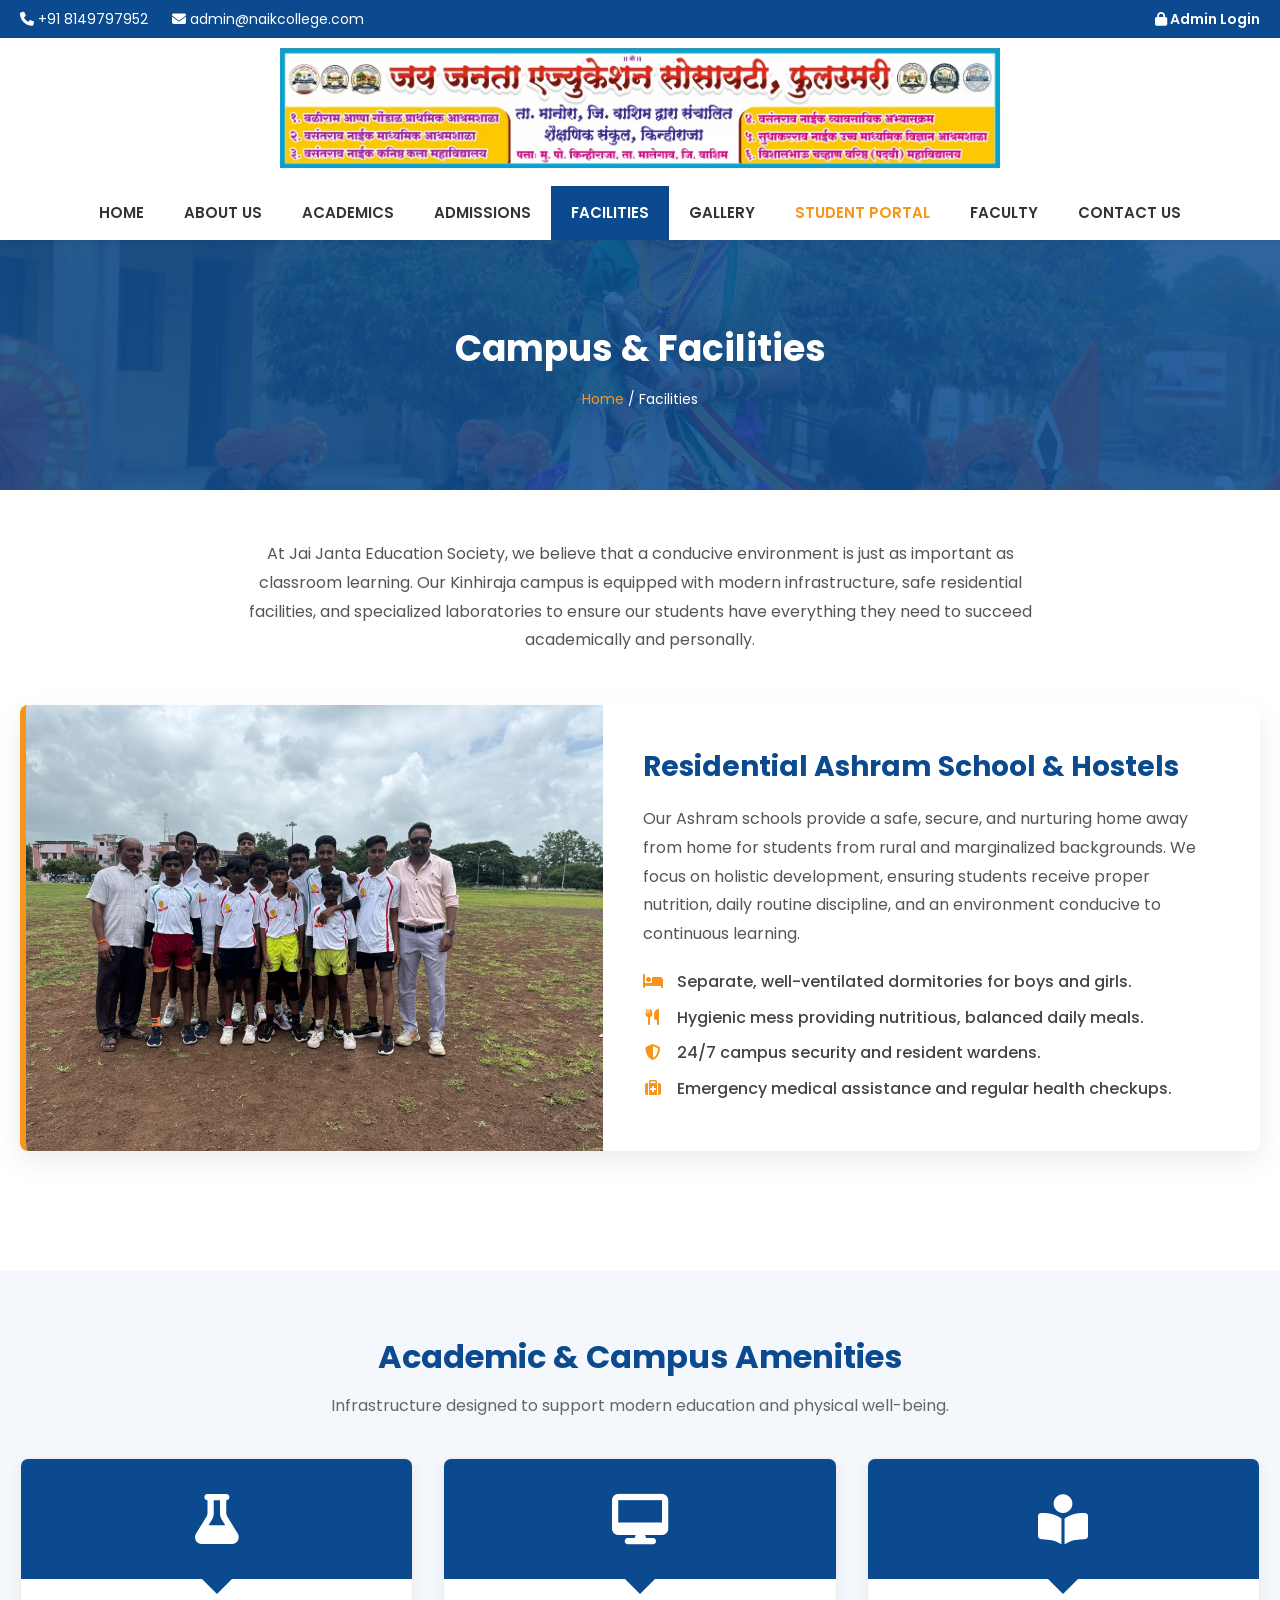
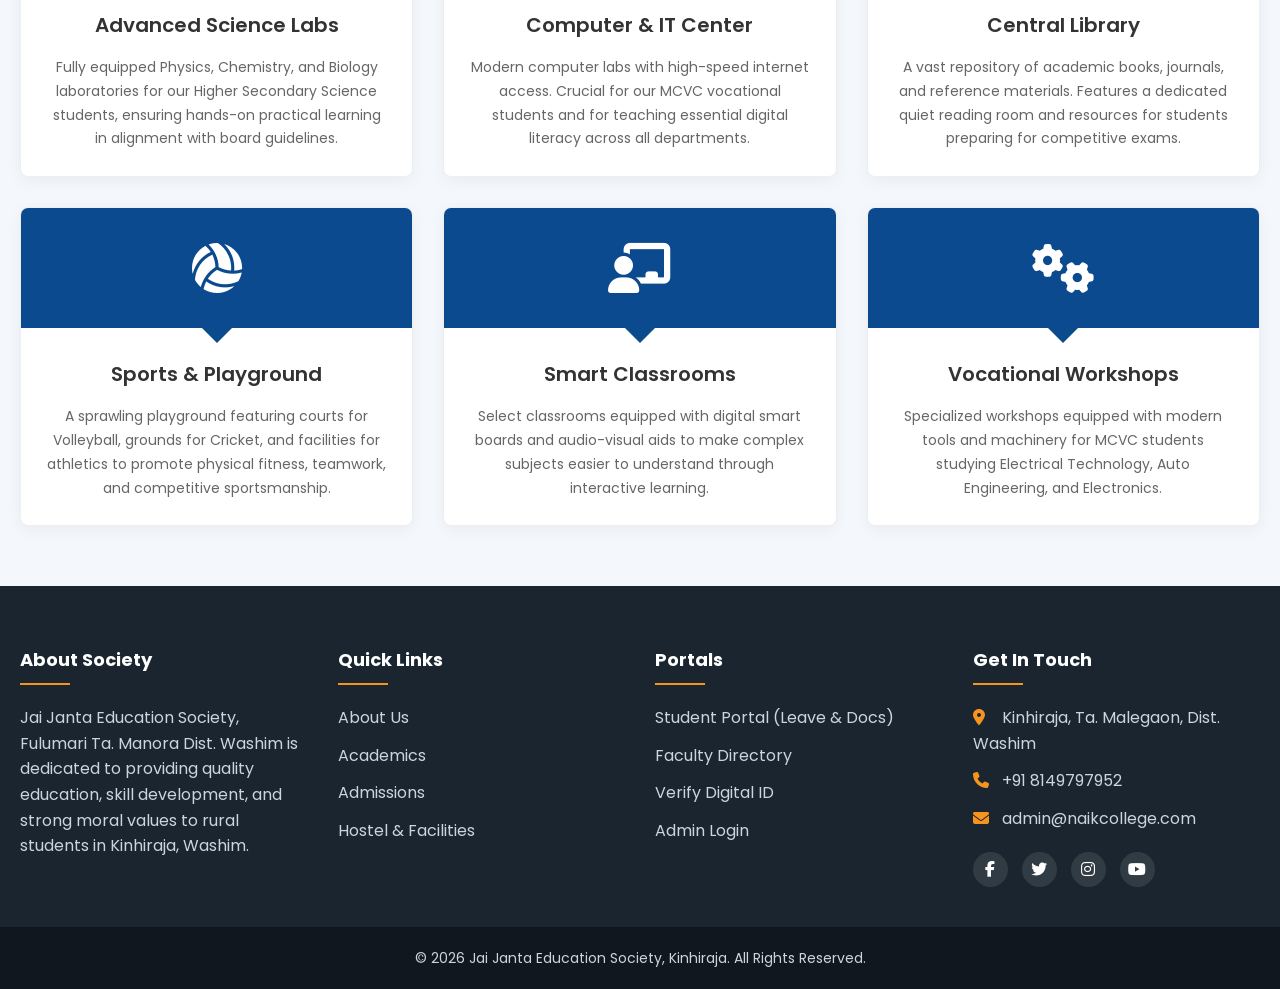
<file: facilities.html>
<!DOCTYPE html>
<html lang="en">
<head>
    <meta charset="UTF-8">
    <meta name="viewport" content="width=device-width, initial-scale=1.0">
    <title>Facilities | Jai Janta Education Society, Kinhiraja</title>
    
    <!-- Google Fonts -->
    <link href="https://fonts.googleapis.com/css2?family=Poppins:wght@300;400;600;700&display=swap" rel="stylesheet">
    <!-- FontAwesome Icons -->
    <link rel="stylesheet" href="https://cdnjs.cloudflare.com/ajax/libs/font-awesome/6.4.0/css/all.min.css">
    <!-- Custom CSS -->
    <link rel="stylesheet" href="css/style.css">

    <!-- Page Specific Styles -->
    <style>
        .page-header {
            background: linear-gradient(rgba(11, 74, 142, 0.85), rgba(11, 74, 142, 0.85)), url('images/gallery-5.jpg') center/cover;
            color: #fff;
            padding: 80px 0;
            text-align: center;
            margin-bottom: 50px;
        }
        .page-header h1 {
            font-size: 36px;
            font-weight: 700;
            margin-bottom: 10px;
        }
        .breadcrumb {
            font-size: 14px;
            font-weight: 400;
        }
        .breadcrumb a {
            color: #f7941d;
            text-decoration: none;
        }

        .facility-intro {
            text-align: center;
            max-width: 800px;
            margin: 0 auto 50px auto;
            color: #555;
            font-size: 16px;
            line-height: 1.8;
        }

        /* Ashram Highlight Section */
        .ashram-highlight {
            background: #fff;
            border-radius: 8px;
            box-shadow: 0 10px 30px rgba(0,0,0,0.08);
            overflow: hidden;
            margin-bottom: 60px;
            display: flex;
            align-items: stretch;
            border-left: 6px solid #f7941d;
        }
        .ashram-img {
            flex: 1;
            min-height: 300px;
            background: url('images/gallery-2.jpg') center/cover;
        }
        .ashram-content {
            flex: 1;
            padding: 40px;
            display: flex;
            flex-direction: column;
            justify-content: center;
        }
        .ashram-content h3 {
            color: #0b4a8e;
            font-size: 28px;
            margin-bottom: 15px;
        }
        .ashram-content p {
            color: #555;
            line-height: 1.8;
            margin-bottom: 20px;
        }
        .feature-list {
            list-style: none;
            padding: 0;
        }
        .feature-list li {
            margin-bottom: 10px;
            color: #444;
            font-weight: 500;
        }
        .feature-list li i {
            color: #f7941d;
            margin-right: 10px;
            width: 20px;
            text-align: center;
        }

        /* Facilities Grid */
        .facilities-grid {
            display: grid;
            grid-template-columns: repeat(auto-fit, minmax(300px, 1fr));
            gap: 30px;
        }
        .facility-card {
            background: #fff;
            border-radius: 8px;
            overflow: hidden;
            box-shadow: 0 4px 15px rgba(0,0,0,0.05);
            transition: all 0.3s ease;
            border: 1px solid #eee;
        }
        .facility-card:hover {
            transform: translateY(-8px);
            box-shadow: 0 12px 25px rgba(0,0,0,0.12);
        }
        .facility-icon-wrap {
            background: #0b4a8e;
            color: #fff;
            height: 120px;
            display: flex;
            align-items: center;
            justify-content: center;
            font-size: 50px;
            position: relative;
        }
        .facility-icon-wrap::after {
            content: '';
            position: absolute;
            bottom: -15px;
            left: 50%;
            transform: translateX(-50%);
            border-width: 15px 15px 0;
            border-style: solid;
            border-color: #0b4a8e transparent transparent transparent;
        }
        .facility-info {
            padding: 30px 25px 25px;
            text-align: center;
        }
        .facility-info h4 {
            color: #333;
            font-size: 20px;
            margin-bottom: 15px;
            font-weight: 600;
        }
        .facility-info p {
            color: #666;
            font-size: 14px;
            line-height: 1.7;
        }

        /* Responsive Adjustments */
        @media (max-width: 900px) {
            .ashram-highlight {
                flex-direction: column;
            }
            .ashram-img {
                min-height: 250px;
            }
            .ashram-content {
                padding: 30px 20px;
            }
        }
    </style>
</head>
<body>

    <!-- Top Bar -->
    <div class="top-bar">
        <div class="container top-bar-content">
            <div class="contact-info">
                <span><i class="fa fa-phone"></i> +91 8149797952</span>
                <span><i class="fa fa-envelope"></i> admin@naikcollege.com</span>
            </div>
            <div class="top-links">
                <a href="admin-login.html" class="admin-link"><i class="fa fa-lock"></i> Admin Login</a>
            </div>
        </div>
    </div>

    <!-- Society Banner -->
    <div class="society-banner">
        <div class="container">
            <img src="images/banner.jpeg" alt="Jai Janta Education Society Banner" class="banner-img">
        </div>
    </div>

    <!-- Main Navigation ('Facilities' is active) -->
    <nav class="navbar">
        <div class="container nav-container">
            <div class="mobile-menu-toggle" id="mobile-menu">
                <i class="fa fa-bars"></i> Menu
            </div>
            <ul class="nav-menu" id="nav-menu">
                <li><a href="index.html">Home</a></li>
                <li><a href="about.html">About Us</a></li>
                <li><a href="academics.html">Academics</a></li>
                <li><a href="admissions.html">Admissions</a></li>
                <li><a href="facilities.html" class="active">Facilities</a></li>
                <li><a href="gallery.html">Gallery</a></li>
                <li><a href="student-portal.html" class="highlight-link">Student Portal</a></li>
                <li><a href="faculty.html">Faculty</a></li>
                <li><a href="contact.html">Contact Us</a></li>
            </ul>
        </div>
    </nav>

    <!-- Page Header -->
    <header class="page-header">
        <div class="container">
            <h1>Campus & Facilities</h1>
            <div class="breadcrumb">
                <a href="index.html">Home</a> / Facilities
            </div>
        </div>
    </header>

    <!-- Intro text -->
    <div class="container">
        <p class="facility-intro">
            At Jai Janta Education Society, we believe that a conducive environment is just as important as classroom learning. Our Kinhiraja campus is equipped with modern infrastructure, safe residential facilities, and specialized laboratories to ensure our students have everything they need to succeed academically and personally.
        </p>
    </div>

    <!-- Ashram & Residential Highlight -->
    <section style="padding-top: 0;">
        <div class="container">
            <div class="ashram-highlight">
                <div class="ashram-img"></div>
                <div class="ashram-content">
                    <h3>Residential Ashram School & Hostels</h3>
                    <p>Our Ashram schools provide a safe, secure, and nurturing home away from home for students from rural and marginalized backgrounds. We focus on holistic development, ensuring students receive proper nutrition, daily routine discipline, and an environment conducive to continuous learning.</p>
                    <ul class="feature-list">
                        <li><i class="fa fa-bed"></i> Separate, well-ventilated dormitories for boys and girls.</li>
                        <li><i class="fa fa-utensils"></i> Hygienic mess providing nutritious, balanced daily meals.</li>
                        <li><i class="fa fa-shield-alt"></i> 24/7 campus security and resident wardens.</li>
                        <li><i class="fa fa-medkit"></i> Emergency medical assistance and regular health checkups.</li>
                    </ul>
                </div>
            </div>
        </div>
    </section>

    <!-- Other Academic & Sports Facilities -->
    <section class="bg-light">
        <div class="container">
            <h2 class="section-title">Academic & Campus Amenities</h2>
            <p class="section-subtitle">Infrastructure designed to support modern education and physical well-being.</p>
            
            <div class="facilities-grid">
                
                <!-- Facility 1 -->
                <div class="facility-card">
                    <div class="facility-icon-wrap">
                        <i class="fa fa-flask"></i>
                    </div>
                    <div class="facility-info">
                        <h4>Advanced Science Labs</h4>
                        <p>Fully equipped Physics, Chemistry, and Biology laboratories for our Higher Secondary Science students, ensuring hands-on practical learning in alignment with board guidelines.</p>
                    </div>
                </div>

                <!-- Facility 2 -->
                <div class="facility-card">
                    <div class="facility-icon-wrap">
                        <i class="fa fa-desktop"></i>
                    </div>
                    <div class="facility-info">
                        <h4>Computer & IT Center</h4>
                        <p>Modern computer labs with high-speed internet access. Crucial for our MCVC vocational students and for teaching essential digital literacy across all departments.</p>
                    </div>
                </div>

                <!-- Facility 3 -->
                <div class="facility-card">
                    <div class="facility-icon-wrap">
                        <i class="fa fa-book-reader"></i>
                    </div>
                    <div class="facility-info">
                        <h4>Central Library</h4>
                        <p>A vast repository of academic books, journals, and reference materials. Features a dedicated quiet reading room and resources for students preparing for competitive exams.</p>
                    </div>
                </div>

                <!-- Facility 4 -->
                <div class="facility-card">
                    <div class="facility-icon-wrap">
                        <i class="fa fa-volleyball-ball"></i>
                    </div>
                    <div class="facility-info">
                        <h4>Sports & Playground</h4>
                        <p>A sprawling playground featuring courts for Volleyball, grounds for Cricket, and facilities for athletics to promote physical fitness, teamwork, and competitive sportsmanship.</p>
                    </div>
                </div>

                <!-- Facility 5 -->
                <div class="facility-card">
                    <div class="facility-icon-wrap">
                        <i class="fa fa-chalkboard-teacher"></i>
                    </div>
                    <div class="facility-info">
                        <h4>Smart Classrooms</h4>
                        <p>Select classrooms equipped with digital smart boards and audio-visual aids to make complex subjects easier to understand through interactive learning.</p>
                    </div>
                </div>

                <!-- Facility 6 -->
                <div class="facility-card">
                    <div class="facility-icon-wrap">
                        <i class="fa fa-cogs"></i>
                    </div>
                    <div class="facility-info">
                        <h4>Vocational Workshops</h4>
                        <p>Specialized workshops equipped with modern tools and machinery for MCVC students studying Electrical Technology, Auto Engineering, and Electronics.</p>
                    </div>
                </div>

            </div>
        </div>
    </section>

    <!-- Footer -->
    <footer class="footer">
        <div class="container grid-container grid-4">
            
            <div class="footer-col">
                <h3>About Society</h3>
                <p>Jai Janta Education Society, Fulumari Ta. Manora Dist. Washim is dedicated to providing quality education, skill development, and strong moral values to rural students in Kinhiraja, Washim.</p>
            </div>

            <div class="footer-col">
                <h3>Quick Links</h3>
                <ul>
                    <li><a href="about.html">About Us</a></li>
                    <li><a href="academics.html">Academics</a></li>
                    <li><a href="admissions.html">Admissions</a></li>
                    <li><a href="facilities.html">Hostel & Facilities</a></li>
                </ul>
            </div>

            <div class="footer-col">
                <h3>Portals</h3>
                <ul>
                    <li><a href="student-portal.html">Student Portal (Leave & Docs)</a></li>
                    <li><a href="faculty.html">Faculty Directory</a></li>
                    <li><a href="verify-id.html">Verify Digital ID</a></li>
                    <li><a href="admin-login.html">Admin Login</a></li>
                </ul>
            </div>

            <div class="footer-col">
                <h3>Get In Touch</h3>
                <ul class="contact-details">
                    <li><i class="fa fa-map-marker-alt"></i> Kinhiraja, Ta. Malegaon, Dist. Washim</li>
                    <li><i class="fa fa-phone"></i> +91 8149797952</li>
                    <li><i class="fa fa-envelope"></i> admin@naikcollege.com</li>
                </ul>
                <div class="social-links">
                    <a href="#"><i class="fab fa-facebook-f"></i></a>
                    <a href="#"><i class="fab fa-twitter"></i></a>
                    <a href="#"><i class="fab fa-instagram"></i></a>
                    <a href="#"><i class="fab fa-youtube"></i></a>
                </div>
            </div>

        </div>
        <div class="copyright">
            <div class="container">
                <p>&copy; 2026 Jai Janta Education Society, Kinhiraja. All Rights Reserved.</p>
            </div>
        </div>
    </footer>

    <!-- Custom Script -->
    <script src="js/app.js"></script>
</body>
</html>
</file>
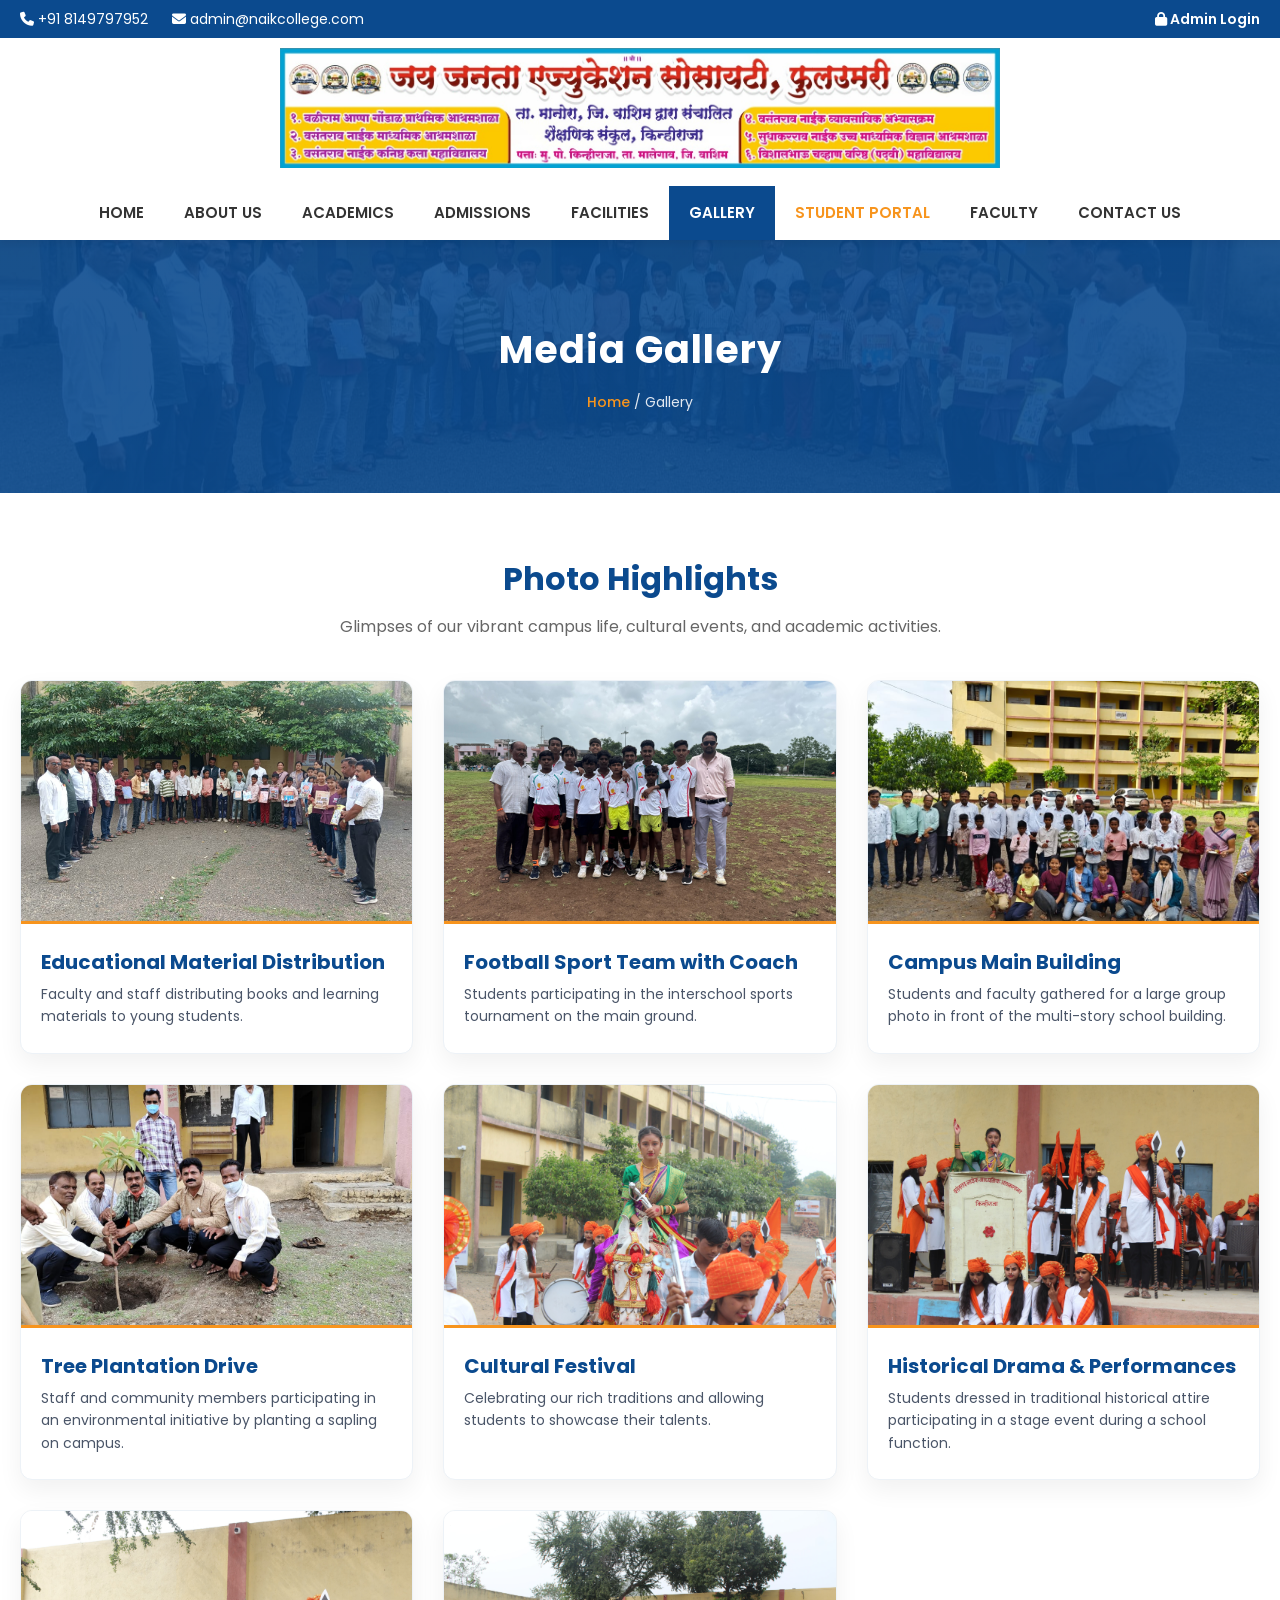
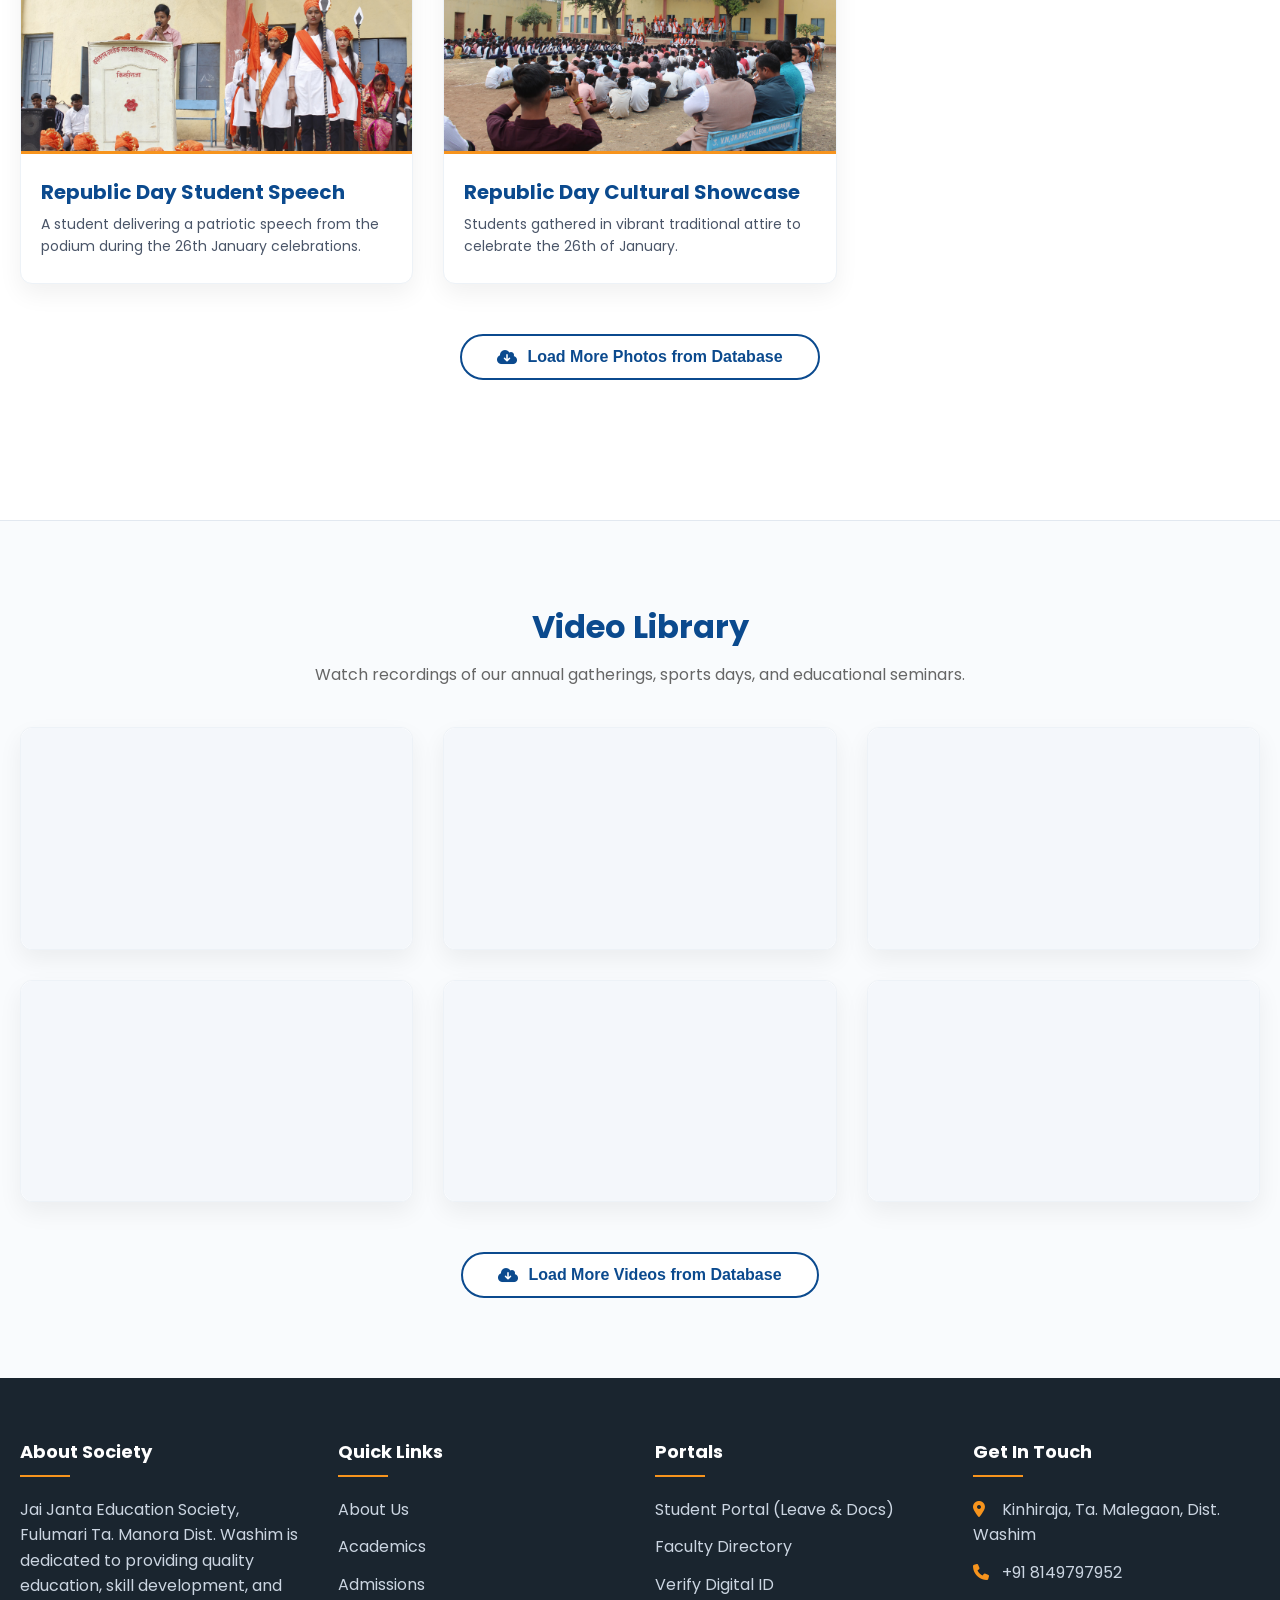
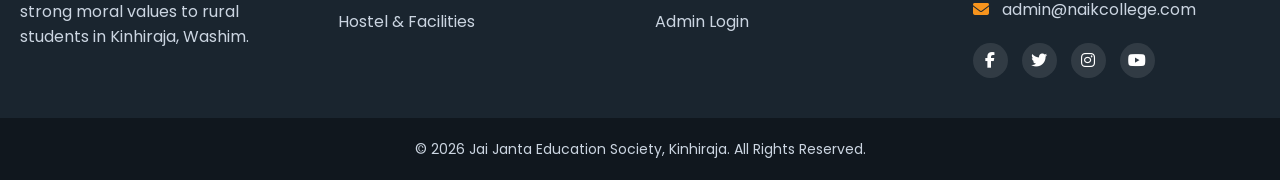
<file: gallery.html>
<!DOCTYPE html>
<html lang="en">
<head>
    <meta charset="UTF-8">
    <meta name="viewport" content="width=device-width, initial-scale=1.0">
    <title>Gallery | Jai Janta Education Society, Kinhiraja</title>
    
    <!-- Google Fonts -->
    <link href="https://fonts.googleapis.com/css2?family=Poppins:wght@300;400;500;600;700&display=swap" rel="stylesheet">
    <!-- FontAwesome Icons -->
    <link rel="stylesheet" href="https://cdnjs.cloudflare.com/ajax/libs/font-awesome/6.4.0/css/all.min.css">
    <!-- Custom CSS -->
    <link rel="stylesheet" href="css/style.css">

    <!-- Premium Gallery Styles -->
    <style>
        .page-header {
            background: linear-gradient(rgba(11, 74, 142, 0.9), rgba(11, 74, 142, 0.9)), url('images/gallery-1.jpg') center/cover;
            color: #fff;
            padding: 80px 0;
            text-align: center;
            margin-bottom: 60px;
        }
        .page-header h1 {
            font-size: 38px;
            font-weight: 700;
            margin-bottom: 10px;
            letter-spacing: 1px;
        }
        .breadcrumb {
            font-size: 14px;
            font-weight: 400;
            color: #e2e8f0;
        }
        .breadcrumb a {
            color: #f7941d;
            text-decoration: none;
            font-weight: 500;
        }

        /* Gallery Grid Layout */
        .gallery-grid {
            display: grid;
            grid-template-columns: repeat(auto-fill, minmax(320px, 1fr));
            gap: 30px;
            margin-top: 40px;
        }
        
        /* Modern Gallery Card (Photos & Videos) */
        .gallery-card {
            background: #fff;
            border-radius: 12px;
            overflow: hidden;
            box-shadow: 0 10px 25px rgba(0,0,0,0.06);
            border: 1px solid #edf2f7;
            transition: all 0.3s ease;
            display: flex;
            flex-direction: column;
        }
        .gallery-card:hover {
            transform: translateY(-8px);
            box-shadow: 0 15px 35px rgba(11, 74, 142, 0.15);
        }
        
        /* Image/Video Wrappers */
        .media-wrap {
            width: 100%;
            position: relative;
            background: #f4f7fb;
            overflow: hidden;
        }
        .photo-wrap {
            height: 240px;
        }
        .photo-wrap img {
            width: 100%;
            height: 100%;
            object-fit: cover;
            transition: transform 0.6s ease;
        }
        .gallery-card:hover .photo-wrap img {
            transform: scale(1.08);
        }
        
        /* Clean Video Wrap without text content */
        .video-wrap {
            padding-bottom: 56.25%; /* 16:9 Aspect Ratio */
            height: 0;
            width: 100%;
            border-radius: 12px; /* Matches the card */
        }
        .video-wrap iframe {
            position: absolute;
            top: 0; left: 0;
            width: 100%; height: 100%;
            border: none;
        }

        /* Hover Overlay for Photos */
        .media-overlay {
            position: absolute;
            top: 0; left: 0; right: 0; bottom: 0;
            background: rgba(11, 74, 142, 0.4);
            display: flex;
            align-items: center;
            justify-content: center;
            opacity: 0;
            transition: opacity 0.3s ease;
            pointer-events: none;
        }
        .gallery-card:hover .media-overlay {
            opacity: 1;
        }
        .media-overlay i {
            color: #fff;
            font-size: 35px;
            transform: translateY(20px);
            transition: transform 0.3s ease;
        }
        .gallery-card:hover .media-overlay i {
            transform: translateY(0);
        }

        /* Card Content Box (For Photos Only) */
        .gallery-content {
            padding: 25px 20px;
            flex-grow: 1;
            display: flex;
            flex-direction: column;
            border-top: 3px solid #f7941d;
        }
        .gallery-title {
            color: #0b4a8e;
            font-size: 20px;
            font-weight: 700;
            margin-bottom: 8px;
            line-height: 1.3;
        }
        .gallery-desc {
            color: #4a5568;
            font-size: 14px;
            line-height: 1.6;
            margin: 0;
        }

        /* Load More Buttons */
        .load-more-container {
            text-align: center;
            margin-top: 50px;
            grid-column: 1 / -1;
        }
        .btn-load-more {
            background: #fff;
            color: #0b4a8e;
            border: 2px solid #0b4a8e;
            padding: 12px 35px;
            border-radius: 30px;
            font-size: 16px;
            font-weight: 600;
            cursor: pointer;
            transition: all 0.3s ease;
            display: inline-flex;
            align-items: center;
            gap: 10px;
        }
        .btn-load-more:hover {
            background: #0b4a8e;
            color: #fff;
            box-shadow: 0 5px 15px rgba(11, 74, 142, 0.2);
        }
        .btn-load-more.loading {
            background: #e2e8f0;
            border-color: #cbd5e1;
            color: #64748b;
            cursor: not-allowed;
            box-shadow: none;
        }

        /* Sections */
        .video-section {
            background-color: #f9fbfd;
            padding: 80px 0;
            border-top: 1px solid #e2e8f0;
            margin-top: 80px;
        }

        @media (max-width: 768px) {
            .gallery-grid {
                grid-template-columns: 1fr;
            }
        }
    </style>
</head>
<body>

    <!-- Top Bar -->
    <div class="top-bar">
        <div class="container top-bar-content">
            <div class="contact-info">
                <span><i class="fa fa-phone"></i> +91 8149797952</span>
                <span><i class="fa fa-envelope"></i> admin@naikcollege.com</span>
            </div>
            <div class="top-links">
                <a href="admin-login.html" class="admin-link"><i class="fa fa-lock"></i> Admin Login</a>
            </div>
        </div>
    </div>

    <!-- Society Banner -->
    <div class="society-banner">
        <div class="container">
            <img src="images/banner.jpeg" alt="Jai Janta Education Society Banner" class="banner-img">
        </div>
    </div>

    <!-- Main Navigation ('Gallery' is active) -->
    <nav class="navbar">
        <div class="container nav-container">
            <div class="mobile-menu-toggle" id="mobile-menu">
                <i class="fa fa-bars"></i> Menu
            </div>
            <ul class="nav-menu" id="nav-menu">
                <li><a href="index.html">Home</a></li>
                <li><a href="about.html">About Us</a></li>
                <li><a href="academics.html">Academics</a></li>
                <li><a href="admissions.html">Admissions</a></li>
                <li><a href="facilities.html">Facilities</a></li>
                <li><a href="gallery.html" class="active">Gallery</a></li>
                <li><a href="student-portal.html" class="highlight-link">Student Portal</a></li>
                <li><a href="faculty.html">Faculty</a></li>
                <li><a href="contact.html">Contact Us</a></li>
            </ul>
        </div>
    </nav>

    <!-- Page Header -->
    <header class="page-header">
        <div class="container">
            <h1>Media Gallery</h1>
            <div class="breadcrumb">
                <a href="index.html">Home</a> / Gallery
            </div>
        </div>
    </header>

    <!-- Photo Gallery Section -->
    <section style="padding-top: 0;">
        <div class="container">
            <h2 class="section-title">Photo Highlights</h2>
            <p class="section-subtitle">Glimpses of our vibrant campus life, cultural events, and academic activities.</p>
            
            <div class="gallery-grid" id="photo-grid">
                
                <!-- STATIC PHOTOS (Already hosted on GitHub) -->
                <div class="gallery-card">
                    <div class="media-wrap photo-wrap">
                        <img src="images/gallery-1.jpg" alt="Campus Building" onerror="this.src='https://via.placeholder.com/600x450'">
                        <div class="media-overlay"><i class="fa fa-search-plus"></i></div>
                    </div>
                    <div class="gallery-content">
                        <h3 class="gallery-title">Educational Material Distribution</h3>
                        <p class="gallery-desc">Faculty and staff distributing books and learning materials to young students.</p>
                    </div>
                </div>

                <div class="gallery-card">
                    <div class="media-wrap photo-wrap">
                        <img src="images/gallery-2.jpg" alt="Science Lab" onerror="this.src='https://via.placeholder.com/600x450'">
                        <div class="media-overlay"><i class="fa fa-search-plus"></i></div>
                    </div>
                    <div class="gallery-content">
                        <h3 class="gallery-title">Football Sport Team with Coach</h3>
                        <p class="gallery-desc">Students participating in the interschool sports tournament on the main ground.</p>
                    </div>
                </div>

                <div class="gallery-card">
                    <div class="media-wrap photo-wrap">
                        <img src="images/gallery-3.jpg" alt="Library" onerror="this.src='https://via.placeholder.com/600x450'">
                        <div class="media-overlay"><i class="fa fa-search-plus"></i></div>
                    </div>
                    <div class="gallery-content">
                        <h3 class="gallery-title">Campus Main Building</h3>
                        <p class="gallery-desc">Students and faculty gathered for a large group photo in front of the multi-story school building.</p>
                    </div>
                </div>

                <div class="gallery-card">
                    <div class="media-wrap photo-wrap">
                        <img src="images/gallery-4.jpg" alt="Sports Day" onerror="this.src='https://via.placeholder.com/600x450'">
                        <div class="media-overlay"><i class="fa fa-search-plus"></i></div>
                    </div>
                    <div class="gallery-content">
                        <h3 class="gallery-title">Tree Plantation Drive</h3>
                        <p class="gallery-desc">Staff and community members participating in an environmental initiative by planting a sapling on campus.</p>
                    </div>
                </div>

                <div class="gallery-card">
                    <div class="media-wrap photo-wrap">
                        <img src="images/gallery-5.jpg" alt="Cultural Event" onerror="this.src='https://via.placeholder.com/600x450'">
                        <div class="media-overlay"><i class="fa fa-search-plus"></i></div>
                    </div>
                    <div class="gallery-content">
                        <h3 class="gallery-title">Cultural Festival</h3>
                        <p class="gallery-desc">Celebrating our rich traditions and allowing students to showcase their talents.</p>
                    </div>
                </div>

                <div class="gallery-card">
                    <div class="media-wrap photo-wrap">
                        <img src="images/gallery-6.jpg" alt="Classroom" onerror="this.src='https://via.placeholder.com/600x450'">
                        <div class="media-overlay"><i class="fa fa-search-plus"></i></div>
                    </div>
                    <div class="gallery-content">
                        <h3 class="gallery-title">Historical Drama & Performances</h3>
                        <p class="gallery-desc">Students dressed in traditional historical attire participating in a stage event during a school function.</p>
                    </div>
                </div>

                <div class="gallery-card">
                    <div class="media-wrap photo-wrap">
                        <img src="images/gallery-7.jpg" alt="Computer Lab" onerror="this.src='https://via.placeholder.com/600x450'">
                        <div class="media-overlay"><i class="fa fa-search-plus"></i></div>
                    </div>
                    <div class="gallery-content">
                        <h3 class="gallery-title">Republic Day Student Speech</h3>
                        <p class="gallery-desc">A student delivering a patriotic speech from the podium during the 26th January celebrations.</p>
                    </div>
                </div>

                <div class="gallery-card">
                    <div class="media-wrap photo-wrap">
                        <img src="images/gallery-8.jpg" alt="Graduation" onerror="this.src='https://via.placeholder.com/600x450'">
                        <div class="media-overlay"><i class="fa fa-search-plus"></i></div>
                    </div>
                    <div class="gallery-content">
                        <h3 class="gallery-title">Republic Day Cultural Showcase</h3>
                        <p class="gallery-desc">Students gathered in vibrant traditional attire to celebrate the 26th of January.</p>
                    </div>
                </div>
            </div>

            <!-- Dynamic Photos Button -->
            <div class="load-more-container">
                <button id="loadPhotosBtn" class="btn-load-more" onclick="fetchDynamicMedia('photos')">
                    <i class="fa fa-cloud-download-alt"></i> Load More Photos from Database
                </button>
            </div>
        </div>
    </section>

    <!-- Video Gallery Section -->
    <section class="video-section">
        <div class="container">
            <h2 class="section-title">Video Library</h2>
            <p class="section-subtitle">Watch recordings of our annual gatherings, sports days, and educational seminars.</p>
            
            <div class="gallery-grid" id="video-grid">
                
                <!-- STATIC VIDEOS (YouTube Player Only) -->
                <div class="gallery-card">
                    <div class="media-wrap video-wrap">
                        <iframe src="https://www.youtube.com/embed/_F43yPmi9T8" allowfullscreen></iframe>
                    </div>
                </div>

                <div class="gallery-card">
                    <div class="media-wrap video-wrap">
                        <iframe src="https://www.youtube.com/embed/0MUvVcxMpYY" allowfullscreen></iframe>
                    </div>
                </div>

                <div class="gallery-card">
                    <div class="media-wrap video-wrap">
                        <iframe src="https://www.youtube.com/embed/REGKGu6-9zQ" allowfullscreen></iframe>
                    </div>
                </div>

                <div class="gallery-card">
                    <div class="media-wrap video-wrap">
                        <iframe src="https://www.youtube.com/embed/dYBHS1bUWB4" allowfullscreen></iframe>
                    </div>
                </div>

                <div class="gallery-card">
                    <div class="media-wrap video-wrap">
                        <iframe src="https://www.youtube.com/embed/Xvrr9sIBa0g" allowfullscreen></iframe>
                    </div>
                </div>

                <div class="gallery-card">
                    <div class="media-wrap video-wrap">
                        <iframe src="https://www.youtube.com/embed/BrWachAP0W0" allowfullscreen></iframe>
                    </div>
                </div>
            </div>

            <!-- Dynamic Videos Button -->
            <div class="load-more-container">
                <button id="loadVideosBtn" class="btn-load-more" onclick="fetchDynamicMedia('videos')">
                    <i class="fa fa-cloud-download-alt"></i> Load More Videos from Database
                </button>
            </div>
        </div>
    </section>

    <!-- Footer -->
    <footer class="footer">
        <div class="container grid-container grid-4">
            
            <div class="footer-col">
                <h3>About Society</h3>
                <p>Jai Janta Education Society, Fulumari Ta. Manora Dist. Washim is dedicated to providing quality education, skill development, and strong moral values to rural students in Kinhiraja, Washim.</p>
            </div>

            <div class="footer-col">
                <h3>Quick Links</h3>
                <ul>
                    <li><a href="about.html">About Us</a></li>
                    <li><a href="academics.html">Academics</a></li>
                    <li><a href="admissions.html">Admissions</a></li>
                    <li><a href="facilities.html">Hostel & Facilities</a></li>
                </ul>
            </div>

            <div class="footer-col">
                <h3>Portals</h3>
                <ul>
                    <li><a href="student-portal.html">Student Portal (Leave & Docs)</a></li>
                    <li><a href="faculty.html">Faculty Directory</a></li>
                    <li><a href="verify-id.html">Verify Digital ID</a></li>
                    <li><a href="admin-login.html">Admin Login</a></li>
                </ul>
            </div>

            <div class="footer-col">
                <h3>Get In Touch</h3>
                <ul class="contact-details">
                    <li><i class="fa fa-map-marker-alt"></i> Kinhiraja, Ta. Malegaon, Dist. Washim</li>
                    <li><i class="fa fa-phone"></i> +91 8149797952</li>
                    <li><i class="fa fa-envelope"></i> admin@naikcollege.com</li>
                </ul>
                <div class="social-links">
                    <a href="#"><i class="fab fa-facebook-f"></i></a>
                    <a href="#"><i class="fab fa-twitter"></i></a>
                    <a href="#"><i class="fab fa-instagram"></i></a>
                    <a href="#"><i class="fab fa-youtube"></i></a>
                </div>
            </div>

        </div>
        <div class="copyright">
            <div class="container">
                <p>&copy; 2026 Jai Janta Education Society, Kinhiraja. All Rights Reserved.</p>
            </div>
        </div>
    </footer>

    <!-- Main Navigation Script -->
    <script src="js/app.js"></script>

    <!-- Dynamic Media Fetching Script -->
    <script>
        const APP_SCRIPT_URL = "https://script.google.com/macros/s/AKfycbzT7ktX1kISjeVyJhmIu8CZqu74xuoMvXfUtCNURD11AlSUGt3kgZQTENKKCQeqH5pz/exec";
        
        // Caching variable to prevent downloading the same data twice
        let fetchedDataCache = null;

        /**
         * Safely converts Google Drive links into displayable thumbnail images
         */
        function getDirectImageUrl(url) {
            if (!url || url.trim() === '') return 'https://via.placeholder.com/600x450?text=No+Photo';
            let id = null;
            const match = url.match(/\/d\/(.+?)\//); 
            if (match && match[1]) id = match[1];
            if (id) return `https://drive.google.com/thumbnail?id=${id}&sz=w1000`;
            return url;
        }

        /**
         * Fetches data based on the requested type (photos or videos)
         */
        async function fetchDynamicMedia(type) {
            const btnId = type === 'photos' ? 'loadPhotosBtn' : 'loadVideosBtn';
            const gridId = type === 'photos' ? 'photo-grid' : 'video-grid';
            const btn = document.getElementById(btnId);
            const grid = document.getElementById(gridId);

            // Set button to loading state
            const originalText = btn.innerHTML;
            btn.innerHTML = `<i class="fa fa-spinner fa-spin"></i> Loading...`;
            btn.classList.add('loading');
            btn.disabled = true;

            try {
                // Fetch from Google Sheet API if not already cached
                if (!fetchedDataCache) {
                    const response = await fetch(APP_SCRIPT_URL);
                    if (!response.ok) throw new Error('Network response failed');
                    fetchedDataCache = await response.json();
                }

                const items = type === 'photos' ? fetchedDataCache.gallery : fetchedDataCache.videos;

                if (items && items.length > 0) {
                    items.forEach(item => {
                        const card = document.createElement('div');
                        card.className = 'gallery-card';
                        card.style.animation = "fadeIn 0.5s ease"; // Smooth entry
                        
                        if (type === 'photos') {
                            const imgUrl = getDirectImageUrl(item.image);
                            card.innerHTML = `
                                <div class="media-wrap photo-wrap">
                                    <img src="${imgUrl}" alt="${item.title}" onerror="this.src='https://via.placeholder.com/600x450?text=Error'">
                                    <div class="media-overlay"><i class="fa fa-camera"></i></div>
                                </div>
                                <div class="gallery-content">
                                    <h3 class="gallery-title">${item.title}</h3>
                                    <p class="gallery-desc">${item.description}</p>
                                </div>
                            `;
                        } else {
                            // Render Video Without Title/Description
                            card.innerHTML = `
                                <div class="media-wrap video-wrap">
                                    <iframe src="${item.link}" allowfullscreen></iframe>
                                </div>
                            `;
                        }
                        grid.appendChild(card);
                    });
                    
                    // Hide the button permanently after successful load
                    btn.style.display = 'none';
                } else {
                    btn.innerHTML = `<i class="fa fa-check-circle"></i> All Database Items Loaded`;
                }

            } catch (error) {
                console.error("Error fetching media:", error);
                alert("Unable to connect to the database. Please check your internet connection.");
                btn.innerHTML = originalText; // Restore button
                btn.classList.remove('loading');
                btn.disabled = false;
            }
        }
    </script>
</body>
</html>
</file>
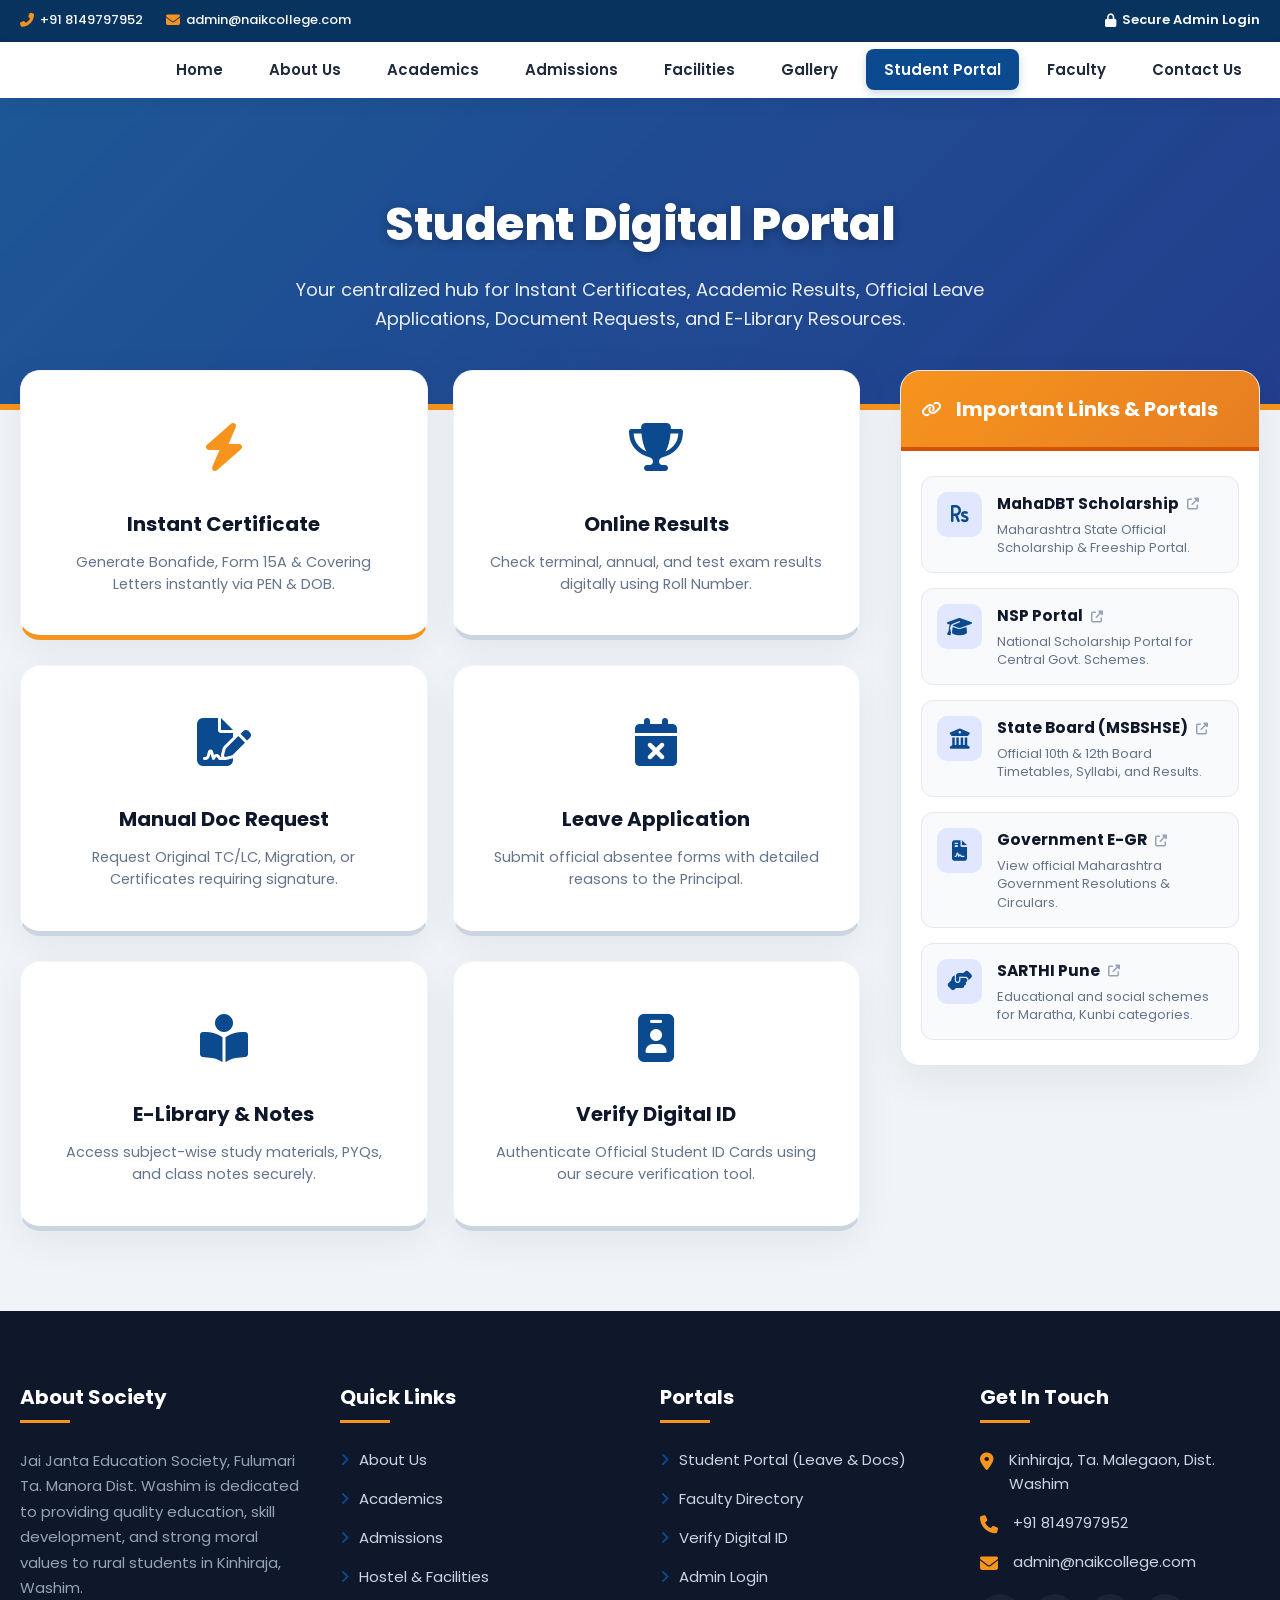
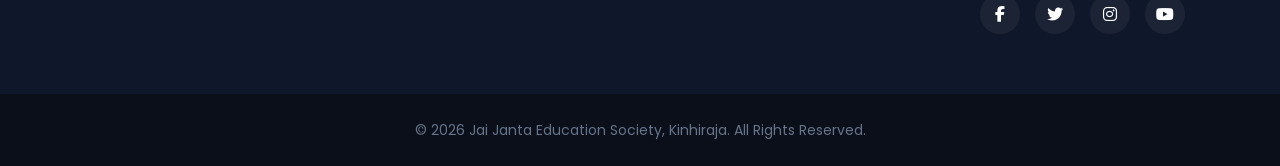
<file: student-portal.html>
<!DOCTYPE html>
<html lang="en">
<head>
    <meta charset="UTF-8">
    <meta name="viewport" content="width=device-width, initial-scale=1.0">
    <title>Student Digital Portal | Jai Janta Education Society, Kinhiraja</title>
    
    <!-- Google Fonts -->
    <link href="https://fonts.googleapis.com/css2?family=Poppins:wght@300;400;500;600;700;800;900&display=swap" rel="stylesheet">
    <!-- FontAwesome Icons -->
    <link rel="stylesheet" href="https://cdnjs.cloudflare.com/ajax/libs/font-awesome/6.4.0/css/all.min.css">
    
    <!-- Premium Portal Stylesheet -->
    <style>
        /* ==========================================
           1. BASE STYLES & RESET
        ========================================== */
        * { margin: 0; padding: 0; box-sizing: border-box; }
        body { font-family: 'Poppins', sans-serif; background-color: #f0f4f8; color: #334155; line-height: 1.6; overflow-x: hidden; }
        a { text-decoration: none; color: inherit; transition: all 0.3s ease; }
        ul { list-style: none; }
        .container { max-width: 1280px; margin: 0 auto; padding: 0 20px; }
        
        /* ==========================================
           2. HEADER & NAVIGATION
        ========================================== */
        .top-bar { background: #08335e; color: #f8fafc; padding: 10px 0; font-size: 13px; font-weight: 500; }
        .top-bar-content { display: flex; justify-content: space-between; align-items: center; flex-wrap: wrap; gap: 10px; }
        .contact-info span { margin-right: 20px; display: inline-flex; align-items: center; gap: 6px; }
        .contact-info i { color: #f7941d; font-size: 14px; }
        .admin-link { display: inline-flex; align-items: center; gap: 6px; color: #f8fafc; font-weight: 600; }
        .admin-link:hover { color: #f7941d; }

        .navbar { background: #ffffff; box-shadow: 0 4px 20px rgba(0,0,0,0.05); padding: 15px 0; position: sticky; top: 0; z-index: 1000; }
        .nav-container { display: flex; justify-content: flex-end; align-items: center; }
        .nav-menu { display: flex; gap: 10px; }
        .nav-menu a { font-weight: 600; color: #1e293b; padding: 10px 18px; border-radius: 8px; font-size: 15px; }
        .nav-menu a:hover { background: #f1f5f9; color: #0b4a8e; }
        .nav-menu a.active { background: #0b4a8e; color: #ffffff; box-shadow: 0 4px 10px rgba(11, 74, 142, 0.2); }
        .mobile-menu-toggle { display: none; font-size: 24px; cursor: pointer; color: #0b4a8e; }

        @media (max-width: 992px) {
            .nav-menu { display: none; flex-direction: column; position: absolute; top: 100%; left: 0; width: 100%; background: #fff; box-shadow: 0 10px 20px rgba(0,0,0,0.1); padding: 20px; }
            .nav-menu.show { display: flex; }
            .mobile-menu-toggle { display: block; }
        }

        /* ==========================================
           3. PORTAL HERO BANNER
        ========================================== */
        .portal-header {
            background: linear-gradient(135deg, rgba(11, 74, 142, 0.92) 0%, rgba(30, 58, 138, 0.98) 100%), url('https://images.unsplash.com/photo-1523050854058-8df90110c9f1?q=80&w=2000&auto=format&fit=crop') center/cover fixed;
            color: #ffffff;
            padding: 90px 0 70px 0;
            text-align: center;
            border-bottom: 6px solid #f7941d;
        }
        .portal-header h1 { font-size: 46px; font-weight: 800; margin-bottom: 15px; letter-spacing: -0.5px; text-shadow: 0 2px 10px rgba(0,0,0,0.3); }
        .portal-header p { font-size: 18px; opacity: 0.9; max-width: 700px; margin: 0 auto; font-weight: 400; line-height: 1.6; }

        /* ==========================================
           4. MAIN LAYOUT GRID
        ========================================== */
        .portal-layout {
            display: grid;
            grid-template-columns: 2.8fr 1.2fr;
            gap: 40px;
            margin-top: -40px;
            margin-bottom: 80px;
            position: relative;
            z-index: 10;
        }
        @media (max-width: 1024px) { 
            .portal-layout { grid-template-columns: 1fr; margin-top: 30px; } 
        }

        /* ==========================================
           5. DASHBOARD VIEW (SERVICE CARDS)
        ========================================== */
        .portal-view { display: none; animation: slideUp 0.5s cubic-bezier(0.16, 1, 0.3, 1) forwards; }
        .portal-view.active { display: block; }
        @keyframes slideUp { from { opacity: 0; transform: translateY(20px); } to { opacity: 1; transform: translateY(0); } }

        .dashboard-grid {
            display: grid;
            grid-template-columns: repeat(auto-fit, minmax(280px, 1fr));
            gap: 25px;
        }
        .service-card {
            background: #ffffff;
            border-radius: 20px;
            padding: 40px 30px;
            text-align: center;
            box-shadow: 0 10px 40px rgba(0,0,0,0.06);
            border: 1px solid #f1f5f9;
            border-bottom: 5px solid #cbd5e1;
            cursor: pointer;
            transition: all 0.3s cubic-bezier(0.4, 0, 0.2, 1);
            position: relative;
            overflow: hidden;
        }
        .service-card::before {
            content: ''; position: absolute; top: 0; left: 0; width: 100%; height: 100%; background: linear-gradient(180deg, rgba(255,255,255,0) 0%, rgba(11,74,142,0.03) 100%); opacity: 0; transition: opacity 0.3s;
        }
        .service-card:hover { transform: translateY(-10px); border-bottom-color: #0b4a8e; box-shadow: 0 20px 50px rgba(11, 74, 142, 0.12); }
        .service-card:hover::before { opacity: 1; }
        
        .service-card.highlight { border-bottom-color: #f7941d; }
        .service-card.highlight:hover { border-bottom-color: #f7941d; box-shadow: 0 20px 50px rgba(247, 148, 29, 0.15); }

        .service-icon { font-size: 48px; color: #0b4a8e; margin-bottom: 20px; transition: transform 0.4s cubic-bezier(0.34, 1.56, 0.64, 1); }
        .service-card.highlight .service-icon { color: #f7941d; }
        .service-card:hover .service-icon { transform: scale(1.15); }
        
        .service-card h3 { font-size: 20px; color: #0f172a; font-weight: 700; margin-bottom: 12px; }
        .service-card p { font-size: 14.5px; color: #64748b; line-height: 1.5; margin: 0; }

        /* ==========================================
           6. CONTENT SECTIONS & DETAILED FORMS
        ========================================== */
        .content-section {
            background: #ffffff;
            border-radius: 20px;
            box-shadow: 0 15px 50px rgba(0,0,0,0.08);
            border: 1px solid #e2e8f0;
            overflow: hidden;
        }
        .content-header {
            background: linear-gradient(135deg, #0b4a8e 0%, #1a73e8 100%);
            color: #ffffff;
            padding: 30px 40px;
            display: flex;
            justify-content: space-between;
            align-items: center;
            flex-wrap: wrap;
            gap: 15px;
        }
        .content-header h2 { font-size: 24px; font-weight: 700; display: flex; align-items: center; gap: 15px; margin: 0; }
        .content-header h2 i { color: #f7941d; font-size: 28px; background: rgba(255,255,255,0.1); padding: 12px; border-radius: 12px; }
        
        .btn-back {
            background: rgba(255,255,255,0.15); color: #ffffff; border: 1px solid rgba(255,255,255,0.3); padding: 10px 20px; border-radius: 8px; cursor: pointer; font-weight: 600; transition: all 0.3s; display: flex; align-items: center; gap: 8px; font-family: 'Poppins', sans-serif;
        }
        .btn-back:hover { background: #ffffff; color: #0b4a8e; }

        .portal-form { padding: 40px; }
        .form-subtitle { color: #475569; font-size: 15px; margin-bottom: 35px; padding-bottom: 20px; border-bottom: 2px dashed #e2e8f0; font-weight: 500; }
        
        .form-row { display: grid; grid-template-columns: 1fr 1fr; gap: 30px; margin-bottom: 30px; }
        @media (max-width: 768px) { .form-row { grid-template-columns: 1fr; gap: 20px; } .portal-form { padding: 25px; } }
        
        .form-group { display: flex; flex-direction: column; }
        .form-group.full-width { grid-column: 1 / -1; }
        .form-group label { font-weight: 600; color: #1e293b; margin-bottom: 10px; font-size: 14.5px; }
        .form-group label span.req { color: #ef4444; margin-left: 4px; font-weight: bold; }
        
        .form-control {
            padding: 15px 20px;
            border: 2px solid #cbd5e1;
            background-color: #f8fafc;
            border-radius: 10px;
            font-size: 15px;
            font-weight: 500;
            font-family: inherit;
            color: #0f172a;
            transition: all 0.3s;
            width: 100%;
        }
        .form-control:focus { border-color: #0b4a8e; background-color: #ffffff; outline: none; box-shadow: 0 0 0 4px rgba(11, 74, 142, 0.15); }
        
        select.form-control { cursor: pointer; appearance: none; background-image: url('data:image/svg+xml;charset=US-ASCII,%3Csvg%20xmlns%3D%22http%3A%2F%2Fwww.w3.org%2F2000%2Fsvg%22%20width%3D%22292.4%22%20height%3D%22292.4%22%3E%3Cpath%20fill%3D%22%230b4a8e%22%20d%3D%22M287%2069.4a17.6%2017.6%200%200%200-13-5.4H18.4c-5%200-9.3%201.8-12.9%205.4A17.6%2017.6%200%200%200%200%2082.2c0%205%201.8%209.3%205.4%2012.9l128%20127.9c3.6%203.6%207.8%205.4%2012.8%205.4s9.2-1.8%2012.8-5.4L287%2095c3.5-3.5%205.4-7.8%205.4-12.8%200-5-1.9-9.2-5.5-12.8z%22%2F%3E%3C%2Fsvg%3E'); background-repeat: no-repeat; background-position: right 18px top 50%; background-size: 12px auto; padding-right: 45px; }
        textarea.form-control { resize: vertical; min-height: 130px; line-height: 1.6; }
        
        .radio-group { display: flex; gap: 25px; margin-top: 5px; flex-wrap: wrap; background: #f8fafc; padding: 15px 20px; border-radius: 10px; border: 1px solid #e2e8f0; }
        .radio-item { display: flex; align-items: center; gap: 10px; cursor: pointer; font-size: 15px; font-weight: 500; color: #334155; }
        .radio-item input[type="radio"] { width: 20px; height: 20px; accent-color: #0b4a8e; cursor: pointer; }

        .btn-submit {
            background: #0b4a8e;
            color: #ffffff;
            padding: 18px 35px;
            border: none;
            border-radius: 10px;
            font-size: 18px;
            font-weight: 700;
            cursor: pointer;
            transition: all 0.3s;
            width: 100%;
            display: flex;
            align-items: center;
            justify-content: center;
            gap: 12px;
            margin-top: 30px;
            box-shadow: 0 4px 15px rgba(11, 74, 142, 0.2);
            font-family: 'Poppins', sans-serif;
        }
        .btn-submit:hover { background: #f7941d; transform: translateY(-3px); box-shadow: 0 10px 25px rgba(247, 148, 29, 0.3); }

        #districtFieldWrapper { display: none; }

        /* Toast Notifications */
        #toastBox { visibility: hidden; min-width: 250px; background-color: #16a34a; color: #fff; text-align: center; border-radius: 8px; padding: 16px; position: fixed; z-index: 9999; left: 50%; bottom: 30px; transform: translateX(-50%); font-weight: 600; box-shadow: 0 10px 30px rgba(0,0,0,0.2); font-size: 15px; }
        #toastBox.show { visibility: visible; animation: fadein 0.5s, fadeout 0.5s 4.5s; }
        #toastBox.error { background-color: #dc2626; }
        @keyframes fadein { from { bottom: 0; opacity: 0; } to { bottom: 30px; opacity: 1; } }
        @keyframes fadeout { from { bottom: 30px; opacity: 1; } to { bottom: 0; opacity: 0; } }

        /* ==========================================
           7. E-LIBRARY TABLE
        ========================================== */
        .library-filters { background: #f8fafc; padding: 25px; border-radius: 12px; margin-bottom: 30px; border: 1px solid #e2e8f0; }
        .table-responsive { overflow-x: auto; border-radius: 12px; border: 1px solid #e2e8f0; }
        .library-table { width: 100%; border-collapse: collapse; text-align: left; background: #fff; }
        .library-table th, .library-table td { padding: 18px 20px; border-bottom: 1px solid #f1f5f9; }
        .library-table th { background: #08335e; color: #ffffff; font-weight: 600; font-size: 15px; white-space: nowrap; }
        .library-table tr:hover { background: #f8fafc; }
        .badge-type { background: #e0e7ff; color: #4338ca; padding: 6px 12px; border-radius: 30px; font-size: 13px; font-weight: 700; display: inline-flex; align-items: center; gap: 5px; }
        .btn-download { color: #ffffff; background: #10b981; padding: 8px 16px; border-radius: 6px; font-weight: 600; font-size: 14px; display: inline-flex; align-items: center; gap: 6px; transition: 0.3s; }
        .btn-download:hover { background: #059669; box-shadow: 0 4px 10px rgba(16, 185, 129, 0.3); }

        /* ==========================================
           8. SIDEBAR - IMPORTANT LINKS
        ========================================== */
        .sidebar-widget { background: #ffffff; border-radius: 20px; box-shadow: 0 15px 40px rgba(0,0,0,0.06); border: 1px solid #e2e8f0; overflow: hidden; position: sticky; top: 100px; }
        .widget-header { background: linear-gradient(135deg, #f7941d 0%, #e67e22 100%); color: #ffffff; padding: 25px 20px; display: flex; align-items: center; gap: 15px; border-bottom: 4px solid #d35400; }
        .widget-header h3 { font-size: 20px; font-weight: 700; margin: 0; line-height: 1.3; }
        .important-links-list { padding: 25px 20px; display: flex; flex-direction: column; gap: 15px; }
        .external-link-card { display: flex; align-items: flex-start; gap: 15px; padding: 15px; background: #f8fafc; border: 1px solid #e2e8f0; border-radius: 12px; transition: all 0.3s; position: relative; }
        .external-link-card:hover { background: #ffffff; border-color: #0b4a8e; box-shadow: 0 8px 20px rgba(11, 74, 142, 0.1); transform: translateX(5px); }
        .link-icon { background: #e0e7ff; color: #0b4a8e; width: 45px; height: 45px; border-radius: 10px; display: flex; align-items: center; justify-content: center; font-size: 20px; flex-shrink: 0; }
        .link-content h4 { color: #0f172a; font-size: 15.5px; font-weight: 700; margin-bottom: 4px; display: flex; align-items: center; gap: 8px; }
        .link-content p { color: #64748b; font-size: 13px; line-height: 1.4; margin: 0; }
        .link-content .fa-external-link-alt { font-size: 12px; color: #94a3b8; }
        .external-link-card:hover .fa-external-link-alt { color: #f7941d; }

        /* ==========================================
           9. FOOTER
        ========================================== */
        .footer { background: #0f172a; color: #e2e8f0; padding: 70px 0 0 0; font-family: 'Poppins', sans-serif; margin-top: auto; }
        .footer h3 { color: #ffffff; font-size: 20px; font-weight: 700; margin-bottom: 25px; position: relative; padding-bottom: 10px; }
        .footer h3::after { content: ''; position: absolute; left: 0; bottom: 0; width: 50px; height: 3px; background: #f7941d; }
        .grid-container.grid-4 { display: grid; grid-template-columns: repeat(auto-fit, minmax(250px, 1fr)); gap: 40px; }
        .footer-col p { font-size: 15px; line-height: 1.7; color: #94a3b8; }
        .footer-col ul { list-style: none; padding: 0; }
        .footer-col ul li { margin-bottom: 15px; }
        .footer-col ul li a { color: #cbd5e1; font-size: 15px; transition: 0.3s; display: flex; align-items: center; }
        .footer-col ul li a::before { content: '\f105'; font-family: 'Font Awesome 5 Free'; font-weight: 900; margin-right: 10px; color: #0b4a8e; }
        .footer-col ul li a:hover { color: #f7941d; padding-left: 5px; }
        .contact-details li { display: flex; align-items: flex-start; margin-bottom: 15px; color: #cbd5e1; font-size: 15px; }
        .contact-details li i { margin-top: 5px; margin-right: 15px; color: #f7941d; font-size: 18px; }
        .social-links { display: flex; gap: 15px; margin-top: 20px; }
        .social-links a { display: flex; align-items: center; justify-content: center; width: 40px; height: 40px; background: rgba(255,255,255,0.05); color: #fff; border-radius: 50%; transition: 0.3s; }
        .social-links a:hover { background: #f7941d; transform: translateY(-3px); }
        .copyright { background: #0b0f19; padding: 25px 0; text-align: center; margin-top: 60px; font-size: 14px; color: #64748b; }
    </style>
</head>
<body>

    <!-- TOP BAR -->
    <div class="top-bar">
        <div class="container top-bar-content">
            <div class="contact-info">
                <span><i class="fa fa-phone-alt"></i> +91 8149797952</span>
                <span><i class="fa fa-envelope"></i> admin@naikcollege.com</span>
            </div>
            <div class="top-links">
                <a href="admin-login.html" class="admin-link"><i class="fa fa-lock"></i> Secure Admin Login</a>
            </div>
        </div>
    </div>

    <!-- NAVBAR -->
    <nav class="navbar">
        <div class="container nav-container">
            <div class="mobile-menu-toggle" id="mobile-menu" onclick="document.getElementById('nav-menu').classList.toggle('show')">
                <i class="fa fa-bars"></i> Menu
            </div>
            <ul class="nav-menu" id="nav-menu">
                <li><a href="index.html">Home</a></li>
                <li><a href="about.html">About Us</a></li>
                <li><a href="academics.html">Academics</a></li>
                <li><a href="admissions.html">Admissions</a></li>
                <li><a href="facilities.html">Facilities</a></li>
                <li><a href="gallery.html">Gallery</a></li>
                <li><a href="student-portal.html" class="active">Student Portal</a></li>
                <li><a href="faculty.html">Faculty</a></li>
                <li><a href="contact.html">Contact Us</a></li>
            </ul>
        </div>
    </nav>

    <!-- HERO HEADER -->
    <header class="portal-header">
        <div class="container">
            <h1>Student Digital Portal</h1>
            <p>Your centralized hub for Instant Certificates, Academic Results, Official Leave Applications, Document Requests, and E-Library Resources.</p>
        </div>
    </header>

    <!-- MAIN LAYOUT -->
    <section class="container portal-layout">
        
        <!-- LEFT COLUMN: Portal Content Area -->
        <div class="portal-main-area">
            
            <!-- VIEW 0: DASHBOARD MENU -->
            <div id="view-dashboard" class="portal-view active">
                <div class="dashboard-grid">
                    <div class="service-card highlight" onclick="switchView('view-instant-cert')">
                        <div class="service-icon"><i class="fa fa-bolt"></i></div>
                        <h3>Instant Certificate</h3>
                        <p>Generate Bonafide, Form 15A & Covering Letters instantly via PEN & DOB.</p>
                    </div>
                    <div class="service-card" onclick="switchView('view-results')">
                        <div class="service-icon"><i class="fa fa-trophy"></i></div>
                        <h3>Online Results</h3>
                        <p>Check terminal, annual, and test exam results digitally using Roll Number.</p>
                    </div>
                    <div class="service-card" onclick="switchView('view-manual-doc')">
                        <div class="service-icon"><i class="fa fa-file-signature"></i></div>
                        <h3>Manual Doc Request</h3>
                        <p>Request Original TC/LC, Migration, or Certificates requiring signature.</p>
                    </div>
                    <div class="service-card" onclick="switchView('view-leave-app')">
                        <div class="service-icon"><i class="fa fa-calendar-times"></i></div>
                        <h3>Leave Application</h3>
                        <p>Submit official absentee forms with detailed reasons to the Principal.</p>
                    </div>
                    <div class="service-card" onclick="switchView('view-library'); fetchLibraryData();">
                        <div class="service-icon"><i class="fa fa-book-reader"></i></div>
                        <h3>E-Library & Notes</h3>
                        <p>Access subject-wise study materials, PYQs, and class notes securely.</p>
                    </div>
                    <div class="service-card" onclick="window.location.href='verify-id.html'">
                        <div class="service-icon"><i class="fa fa-id-badge"></i></div>
                        <h3>Verify Digital ID</h3>
                        <p>Authenticate Official Student ID Cards using our secure verification tool.</p>
                    </div>
                </div>
            </div>

            <!-- VIEW 1: INSTANT CERTIFICATE -->
            <div id="view-instant-cert" class="portal-view content-section">
                <div class="content-header">
                    <h2><i class="fa fa-bolt"></i> Instant Certificate Generator</h2>
                    <button class="btn-back" onclick="switchView('view-dashboard')"><i class="fa fa-arrow-left"></i> Back</button>
                </div>
                <div class="portal-form">
                    <p class="form-subtitle">Your credentials verify against the institution database. Your generated certificate will automatically open for printing/download.</p>
                    <form id="certForm">
                        <div class="form-row">
                            <div class="form-group">
                                <label>Student PEN Number <span class="req">*</span></label>
                                <input type="text" name="pen" id="certPen" class="form-control" placeholder="11-Digit PEN Code" required>
                            </div>
                            <div class="form-group">
                                <label>Date of Birth <span class="req">*</span></label>
                                <input type="date" name="dob" id="certDob" class="form-control" required>
                            </div>
                        </div>
                        <div class="form-group full-width">
                            <label>Select Required Certificate <span class="req">*</span></label>
                            <select name="type" id="certTypeSelect" class="form-control" onchange="toggleDistrictField()" required>
                                <option value="">-- Choose Certificate Option --</option>
                                <option value="Bonafide">Bonafide Certificate</option>
                                <option value="Form15A">Form-15A (Caste Validity Endorsement)</option>
                                <option value="CoveringLetter">Covering Letter (For Committee)</option>
                            </select>
                        </div>
                        <div class="form-group full-width" id="districtFieldWrapper">
                            <label>Caste Validity Committee District Name <span class="req">*</span></label>
                            <input type="text" name="district" id="districtInput" class="form-control" placeholder="e.g. Washim, Akola, Amravati">
                        </div>
                        <button type="submit" class="btn-submit" id="btnCertSubmit"><i class="fa fa-magic"></i> Generate & View Certificate</button>
                    </form>
                </div>
            </div>

            <!-- VIEW 2: ONLINE RESULTS -->
            <div id="view-results" class="portal-view content-section">
                <div class="content-header">
                    <h2><i class="fa fa-trophy"></i> Check Online Results</h2>
                    <button class="btn-back" onclick="switchView('view-dashboard')"><i class="fa fa-arrow-left"></i> Back</button>
                </div>
                <div class="portal-form">
                    <p class="form-subtitle">Access your internal terminal, preliminary, and annual examination marksheets. (For MSBSHSE Board Results, use the official state link in the sidebar).</p>
                    <form id="resultForm">
                        <div class="form-group full-width">
                            <label>Select Institution <span class="req">*</span></label>
                            <select name="institution" class="form-control dynamic-inst" data-target="res-class-select" required>
                                <option value="">-- Select Official Institution --</option>
                                <option value="Baliram Appa Gondal Primary Ashram School, Kinhiraja">Baliram Appa Gondal Primary Ashram School, Kinhiraja</option>
                                <option value="Vasantrao Naik Secondary Ashram School, Kinhiraja">Vasantrao Naik Secondary Ashram School, Kinhiraja</option>
                                <option value="Sudhakarrao Naik Higher Secondary Science Ashram School, Kinhiraja">Sudhakarrao Naik Higher Secondary Science Ashram School, Kinhiraja</option>
                                <option value="Vasantrao Naik Higher Secondary Junior Arts College, Kinhiraja">Vasantrao Naik Higher Secondary Junior Arts College, Kinhiraja</option>
                                <option value="Vasantrao Naik MCVC College, Kinhiraja">Vasantrao Naik MCVC College, Kinhiraja</option>
                                <option value="Late Vishalbhau Chavhan Senior College, Kinhiraja">Late Vishalbhau Chavhan Senior College, Kinhiraja</option>
                            </select>
                        </div>
                        <div class="form-row">
                            <div class="form-group">
                                <label>Class & Course <span class="req">*</span></label>
                                <select name="course" class="form-control" id="res-class-select" required>
                                    <option value="">-- Select Institution First --</option>
                                </select>
                            </div>
                            <div class="form-group">
                                <label>Examination Term <span class="req">*</span></label>
                                <select name="term" class="form-control" required>
                                    <option value="">-- Select Exam Term --</option>
                                    <option value="First_Term">First Term Exam</option>
                                    <option value="Second_Term">Second Term Exam</option>
                                    <option value="Preliminary">Preliminary / Pre-Board</option>
                                    <option value="Annual">Annual / Final Exam</option>
                                </select>
                            </div>
                        </div>
                        <div class="form-row">
                            <div class="form-group">
                                <label>Roll Number / Seat Number <span class="req">*</span></label>
                                <input type="text" name="seatNo" class="form-control" placeholder="Enter Seat No." required>
                            </div>
                            <div class="form-group">
                                <label>Mother's First Name <span class="req">*</span></label>
                                <input type="text" name="motherName" class="form-control" placeholder="For Verification" required>
                            </div>
                        </div>
                        <button type="submit" class="btn-submit" id="btnResultSubmit"><i class="fa fa-search"></i> View Result Card</button>
                    </form>
                </div>
            </div>

            <!-- VIEW 3: MANUAL DOCUMENT REQUEST -->
            <div id="view-manual-doc" class="portal-view content-section">
                <div class="content-header">
                    <h2><i class="fa fa-file-signature"></i> Manual Document Request</h2>
                    <button class="btn-back" onclick="switchView('view-dashboard')"><i class="fa fa-arrow-left"></i> Back</button>
                </div>
                <div class="portal-form">
                    <p class="form-subtitle">Submit requests for physical original documents like Transfer Certificates (TC), duplicate marksheets, or data corrections requiring Principal approval.</p>
                    <form id="docForm">
                        <div class="form-row">
                            <div class="form-group">
                                <label>Student Full Name <span class="req">*</span></label>
                                <input type="text" name="studentName" class="form-control" placeholder="As per school records" required>
                            </div>
                            <div class="form-group">
                                <label>General Register (GR) No. / PEN <span class="req">*</span></label>
                                <input type="text" name="grNo" class="form-control" placeholder="Unique Student ID" required>
                            </div>
                        </div>
                        <div class="form-group full-width">
                            <label>Select Institution <span class="req">*</span></label>
                            <select name="institution" class="form-control dynamic-inst" data-target="doc-class-select" required>
                                <option value="">-- Select Official Institution --</option>
                                <option value="Baliram Appa Gondal Primary Ashram School, Kinhiraja">Baliram Appa Gondal Primary Ashram School, Kinhiraja</option>
                                <option value="Vasantrao Naik Secondary Ashram School, Kinhiraja">Vasantrao Naik Secondary Ashram School, Kinhiraja</option>
                                <option value="Sudhakarrao Naik Higher Secondary Science Ashram School, Kinhiraja">Sudhakarrao Naik Higher Secondary Science Ashram School, Kinhiraja</option>
                                <option value="Vasantrao Naik Higher Secondary Junior Arts College, Kinhiraja">Vasantrao Naik Higher Secondary Junior Arts College, Kinhiraja</option>
                                <option value="Vasantrao Naik MCVC College, Kinhiraja">Vasantrao Naik MCVC College, Kinhiraja</option>
                                <option value="Late Vishalbhau Chavhan Senior College, Kinhiraja">Late Vishalbhau Chavhan Senior College, Kinhiraja</option>
                            </select>
                        </div>
                        <div class="form-row">
                            <div class="form-group">
                                <label>Class & Section <span class="req">*</span></label>
                                <select name="course" class="form-control" id="doc-class-select" required>
                                    <option value="">-- Select Institution First --</option>
                                </select>
                            </div>
                            <div class="form-group">
                                <label>Document Required <span class="req">*</span></label>
                                <select name="docType" class="form-control" required>
                                    <option value="">-- Choose Document --</option>
                                    <option value="TC">Transfer Certificate (TC) / LC</option>
                                    <option value="Migration">Migration Certificate</option>
                                    <option value="Duplicate_Marksheet">Duplicate Marksheet</option>
                                    <option value="Character">Character Certificate</option>
                                    <option value="Data_Correction">Data Correction Request</option>
                                </select>
                            </div>
                        </div>
                        <div class="form-row">
                            <div class="form-group">
                                <label>Student Mobile No. <span class="req">*</span></label>
                                <input type="tel" name="studentMobile" class="form-control" pattern="[0-9]{10}" placeholder="10-digit number" required>
                            </div>
                            <div class="form-group">
                                <label>Parent/Guardian Mobile No. <span class="req">*</span></label>
                                <input type="tel" name="parentMobile" class="form-control" pattern="[0-9]{10}" placeholder="10-digit number" required>
                            </div>
                        </div>
                        <div class="form-group full-width">
                            <label>Detailed Purpose for Request <span class="req">*</span></label>
                            <textarea name="purpose" class="form-control" placeholder="E.g., Taking admission in engineering college, Lost original document..." required></textarea>
                        </div>
                        <button type="submit" class="btn-submit" id="btnDocSubmit"><i class="fa fa-upload"></i> Submit Official Request</button>
                    </form>
                </div>
            </div>

            <!-- VIEW 4: LEAVE APPLICATION -->
            <div id="view-leave-app" class="portal-view content-section">
                <div class="content-header">
                    <h2><i class="fa fa-calendar-alt"></i> Official Leave Application</h2>
                    <button class="btn-back" onclick="switchView('view-dashboard')"><i class="fa fa-arrow-left"></i> Back</button>
                </div>
                <div class="portal-form">
                    <p class="form-subtitle">For both Residential Ashram and Day-Scholar students. Submissions are tracked and verified by the Class Teacher and Hostel Warden.</p>
                    <form id="leaveForm">
                        <div class="form-row">
                            <div class="form-group">
                                <label>Student Full Name <span class="req">*</span></label>
                                <input type="text" name="studentName" class="form-control" required>
                            </div>
                            <div class="form-group">
                                <label>General Register (GR) No. <span class="req">*</span></label>
                                <input type="text" name="grNo" class="form-control" required>
                            </div>
                        </div>
                        <div class="form-group full-width">
                            <label>Select Institution <span class="req">*</span></label>
                            <select name="institution" class="form-control dynamic-inst" data-target="leave-class-select" required>
                                <option value="">-- Select Official Institution --</option>
                                <option value="Baliram Appa Gondal Primary Ashram School, Kinhiraja">Baliram Appa Gondal Primary Ashram School, Kinhiraja</option>
                                <option value="Vasantrao Naik Secondary Ashram School, Kinhiraja">Vasantrao Naik Secondary Ashram School, Kinhiraja</option>
                                <option value="Sudhakarrao Naik Higher Secondary Science Ashram School, Kinhiraja">Sudhakarrao Naik Higher Secondary Science Ashram School, Kinhiraja</option>
                                <option value="Vasantrao Naik Higher Secondary Junior Arts College, Kinhiraja">Vasantrao Naik Higher Secondary Junior Arts College, Kinhiraja</option>
                                <option value="Vasantrao Naik MCVC College, Kinhiraja">Vasantrao Naik MCVC College, Kinhiraja</option>
                                <option value="Late Vishalbhau Chavhan Senior College, Kinhiraja">Late Vishalbhau Chavhan Senior College, Kinhiraja</option>
                            </select>
                        </div>
                        <div class="form-row">
                            <div class="form-group">
                                <label>Class & Section <span class="req">*</span></label>
                                <select name="course" class="form-control" id="leave-class-select" required>
                                    <option value="">-- Select Institution First --</option>
                                </select>
                            </div>
                            <div class="form-group">
                                <label>Hostel Room No. (If Applicable)</label>
                                <input type="text" name="roomNo" class="form-control" placeholder="Leave blank if Day Scholar">
                            </div>
                        </div>
                        <div class="form-row">
                            <div class="form-group">
                                <label>Leave Start Date <span class="req">*</span></label>
                                <input type="date" name="startDate" class="form-control" required>
                            </div>
                            <div class="form-group">
                                <label>Leave End Date <span class="req">*</span></label>
                                <input type="date" name="endDate" class="form-control" required>
                            </div>
                        </div>
                        <div class="form-group full-width">
                            <label>Type of Leave <span class="req">*</span></label>
                            <div class="radio-group">
                                <label class="radio-item"><input type="radio" name="leaveType" value="Medical" required> Medical / Health</label>
                                <label class="radio-item"><input type="radio" name="leaveType" value="Family"> Family Event</label>
                                <label class="radio-item"><input type="radio" name="leaveType" value="HomeVisit"> Hostel Home Visit</label>
                                <label class="radio-item"><input type="radio" name="leaveType" value="Other"> Other</label>
                            </div>
                        </div>
                        <div class="form-group full-width">
                            <label>Detailed Reason for Leave <span class="req">*</span></label>
                            <textarea name="reason" class="form-control" placeholder="Provide accurate details. Medical leaves exceeding 3 days require a doctor's certificate upon return." required></textarea>
                        </div>
                        <button type="submit" class="btn-submit" id="btnLeaveSubmit"><i class="fa fa-paper-plane"></i> Submit Leave Application</button>
                    </form>
                </div>
            </div>

            <!-- VIEW 5: E-LIBRARY & NOTES -->
            <div id="view-library" class="portal-view content-section">
                <div class="content-header">
                    <h2><i class="fa fa-book-reader"></i> Central E-Library Resource</h2>
                    <button class="btn-back" onclick="switchView('view-dashboard')"><i class="fa fa-arrow-left"></i> Dashboard</button>
                </div>
                <div class="portal-form">
                    <p class="form-subtitle">Filter by your Institution and Class to instantly access Digital Notes, Previous Year Question Papers (PYQ), and Study Modules stored on our secure Google Drive.</p>
                    
                    <div class="library-filters">
                        <div class="form-row" style="margin-bottom: 0;">
                            <div class="form-group">
                                <label>Filter by Institution</label>
                                <select class="form-control dynamic-inst" data-target="lib-class-select" onchange="fetchLibraryData()">
                                    <option value="all">All Institutions</option>
                                    <option value="Baliram Appa Gondal Primary Ashram School, Kinhiraja">Baliram Appa Gondal Primary Ashram School, Kinhiraja</option>
                                    <option value="Vasantrao Naik Secondary Ashram School, Kinhiraja">Vasantrao Naik Secondary Ashram School, Kinhiraja</option>
                                    <option value="Sudhakarrao Naik Higher Secondary Science Ashram School, Kinhiraja">Sudhakarrao Naik Higher Secondary Science Ashram School, Kinhiraja</option>
                                    <option value="Vasantrao Naik Higher Secondary Junior Arts College, Kinhiraja">Vasantrao Naik Higher Secondary Junior Arts College, Kinhiraja</option>
                                    <option value="Vasantrao Naik MCVC College, Kinhiraja">Vasantrao Naik MCVC College, Kinhiraja</option>
                                    <option value="Late Vishalbhau Chavhan Senior College, Kinhiraja">Late Vishalbhau Chavhan Senior College, Kinhiraja</option>
                                </select>
                            </div>
                            <div class="form-group">
                                <label>Filter by Class</label>
                                <select class="form-control" id="lib-class-select" onchange="fetchLibraryData()">
                                    <option value="all">All Classes</option>
                                </select>
                            </div>
                        </div>
                    </div>

                    <div class="table-responsive">
                        <table class="library-table">
                            <thead>
                                <tr>
                                    <th>Subject / Topic Description</th>
                                    <th>Institution & Class</th>
                                    <th>Format</th>
                                    <th>Action</th>
                                </tr>
                            </thead>
                            <tbody id="library-table-body">
                                <!-- Data will be populated via AJAX -->
                                <tr><td colspan="4" style="text-align:center; padding: 30px;"><i class="fa fa-spinner fa-spin"></i> Loading Resources...</td></tr>
                            </tbody>
                        </table>
                    </div>
                </div>
            </div>
        </div>

        <!-- RIGHT COLUMN: IMPORTANT LINKS SIDEBAR -->
        <div class="portal-sidebar">
            <div class="sidebar-widget">
                <div class="widget-header">
                    <i class="fa fa-link"></i>
                    <h3>Important Links & Portals</h3>
                </div>
                <div class="important-links-list">
                    <a href="https://mahadbt.maharashtra.gov.in/" target="_blank" class="external-link-card">
                        <div class="link-icon"><i class="fa fa-rupee-sign"></i></div>
                        <div class="link-content">
                            <h4>MahaDBT Scholarship <i class="fas fa-external-link-alt"></i></h4>
                            <p>Maharashtra State Official Scholarship & Freeship Portal.</p>
                        </div>
                    </a>
                    <a href="https://scholarships.gov.in/" target="_blank" class="external-link-card">
                        <div class="link-icon"><i class="fa fa-graduation-cap"></i></div>
                        <div class="link-content">
                            <h4>NSP Portal <i class="fas fa-external-link-alt"></i></h4>
                            <p>National Scholarship Portal for Central Govt. Schemes.</p>
                        </div>
                    </a>
                    <a href="https://mahahsscboard.in/" target="_blank" class="external-link-card">
                        <div class="link-icon"><i class="fa fa-university"></i></div>
                        <div class="link-content">
                            <h4>State Board (MSBSHSE) <i class="fas fa-external-link-alt"></i></h4>
                            <p>Official 10th & 12th Board Timetables, Syllabi, and Results.</p>
                        </div>
                    </a>
                    <a href="https://gr.maharashtra.gov.in/" target="_blank" class="external-link-card">
                        <div class="link-icon"><i class="fa fa-file-contract"></i></div>
                        <div class="link-content">
                            <h4>Government E-GR <i class="fas fa-external-link-alt"></i></h4>
                            <p>View official Maharashtra Government Resolutions & Circulars.</p>
                        </div>
                    </a>
                    <a href="https://sarthi-maharashtragov.in/" target="_blank" class="external-link-card">
                        <div class="link-icon"><i class="fa fa-hands-helping"></i></div>
                        <div class="link-content">
                            <h4>SARTHI Pune <i class="fas fa-external-link-alt"></i></h4>
                            <p>Educational and social schemes for Maratha, Kunbi categories.</p>
                        </div>
                    </a>
                </div>
            </div>
        </div>
    </section>

    <!-- Global Notification Toast -->
    <div id="toastBox">Notification Message</div>

    <!-- FOOTER -->
    <footer class="footer">
        <div class="container grid-container grid-4">
            <div class="footer-col">
                <h3>About Society</h3>
                <p>Jai Janta Education Society, Fulumari Ta. Manora Dist. Washim is dedicated to providing quality education, skill development, and strong moral values to rural students in Kinhiraja, Washim.</p>
            </div>
            <div class="footer-col">
                <h3>Quick Links</h3>
                <ul>
                    <li><a href="about.html">About Us</a></li>
                    <li><a href="academics.html">Academics</a></li>
                    <li><a href="admissions.html">Admissions</a></li>
                    <li><a href="facilities.html">Hostel & Facilities</a></li>
                </ul>
            </div>
            <div class="footer-col">
                <h3>Portals</h3>
                <ul>
                    <li><a href="student-portal.html">Student Portal (Leave & Docs)</a></li>
                    <li><a href="faculty.html">Faculty Directory</a></li>
                    <li><a href="verify-id.html">Verify Digital ID</a></li>
                    <li><a href="admin-login.html">Admin Login</a></li>
                </ul>
            </div>
            <div class="footer-col">
                <h3>Get In Touch</h3>
                <ul class="contact-details">
                    <li><i class="fa fa-map-marker-alt"></i> Kinhiraja, Ta. Malegaon, Dist. Washim</li>
                    <li><i class="fa fa-phone"></i> +91 8149797952</li>
                    <li><i class="fa fa-envelope"></i> admin@naikcollege.com</li>
                </ul>
                <div class="social-links">
                    <a href="#"><i class="fab fa-facebook-f"></i></a>
                    <a href="#"><i class="fab fa-twitter"></i></a>
                    <a href="#"><i class="fab fa-instagram"></i></a>
                    <a href="#"><i class="fab fa-youtube"></i></a>
                </div>
            </div>
        </div>
        <div class="copyright">
            <div class="container">
                <p>&copy; 2026 Jai Janta Education Society, Kinhiraja. All Rights Reserved.</p>
            </div>
        </div>
    </footer>

    <!-- ==========================================
         INTERACTIVE JAVASCRIPT & BACKEND LOGIC
    ========================================== -->
    <script>
        // ==========================================
        // CONFIGURATION: APPSCRIPT WEB APP URLS
        // ==========================================
        // Note: Replace these placeholders with your actual deployed App Script URLs
        const CERT_APP_URL   = "https://script.google.com/macros/s/AKfycbyoKBzkf-UQ-hZqBSuHLUGqZ18lPTFjcwC-ZQr5lkFBYbeDS4OzAO7suf01l9XLZv7IYw/exec"; 
        const RESULT_APP_URL = "YOUR_RESULTS_APPSCRIPT_URL_HERE";     
        const DOC_APP_URL    = "YOUR_MANUAL_DOCS_APPSCRIPT_URL_HERE"; 
        const LEAVE_APP_URL  = "YOUR_LEAVE_APP_APPSCRIPT_URL_HERE";   
        const LIBRARY_APP_URL= "YOUR_ELIBRARY_APPSCRIPT_URL_HERE";    

        // ==========================================
        // UI & NAVIGATION LOGIC
        // ==========================================
        function switchView(viewId) {
            document.querySelectorAll('.portal-view').forEach(view => {
                view.classList.remove('active');
            });
            const targetView = document.getElementById(viewId);
            if(targetView) {
                targetView.classList.add('active');
            }
            if (viewId !== 'view-dashboard') {
                targetView.scrollIntoView({ behavior: 'smooth', block: 'start' });
            }
        }

        function toggleDistrictField() {
            const select = document.getElementById('certTypeSelect');
            const districtWrapper = document.getElementById('districtFieldWrapper');
            const districtInput = document.getElementById('districtInput');
            if (select.value === 'CoveringLetter') {
                districtWrapper.style.display = 'block';
                districtInput.setAttribute('required', 'true');
            } else {
                districtWrapper.style.display = 'none';
                districtInput.removeAttribute('required');
                districtInput.value = ""; 
            }
        }

        function showToast(message, isError = false) {
            const toast = document.getElementById('toastBox');
            toast.innerHTML = isError ? `<i class="fa fa-exclamation-triangle"></i> ${message}` : `<i class="fa fa-check-circle"></i> ${message}`;
            toast.className = isError ? 'show error' : 'show';
            setTimeout(() => { toast.className = toast.className.replace('show', ''); }, 4000);
        }

        // Dropdown Mapping
        const classMapping = {
            "Baliram Appa Gondal Primary Ashram School, Kinhiraja": ["1st Standard", "2nd Standard", "3rd Standard", "4th Standard"],
            "Vasantrao Naik Secondary Ashram School, Kinhiraja": ["5th Standard", "6th Standard", "7th Standard", "8th Standard", "9th Standard", "10th Standard"],
            "Sudhakarrao Naik Higher Secondary Science Ashram School, Kinhiraja": ["11th General Science", "12th General Science"],
            "Vasantrao Naik Higher Secondary Junior Arts College, Kinhiraja": ["11th Arts", "12th Arts"],
            "Vasantrao Naik MCVC College, Kinhiraja": ["11th Auto Engineering", "12th Auto Engineering", "11th Computer Tech", "12th Computer Tech"],
            "Late Vishalbhau Chavhan Senior College, Kinhiraja": ["FY B.A (First Year)", "SY B.A (Second Year)", "TY B.A (Third Year)", "FY B.Com (First Year)", "SY B.Com (Second Year)", "TY B.Com (Third Year)"]
        };

        document.querySelectorAll('.dynamic-inst').forEach(dropdown => {
            dropdown.addEventListener('change', function() {
                const targetDropdown = document.getElementById(this.getAttribute('data-target'));
                targetDropdown.innerHTML = '<option value="">-- Select Class / Course --</option>';
                if (this.value && classMapping[this.value]) {
                    classMapping[this.value].forEach(course => {
                        const option = document.createElement('option');
                        option.value = course;
                        option.textContent = course;
                        targetDropdown.appendChild(option);
                    });
                }
            });
        });

        // ==========================================
        // BACKEND INTEGRATION LOGIC (FORMS)
        // ==========================================

        // 1. Instant Certificate (Opens in New Tab)
        document.getElementById('certForm').addEventListener('submit', function(e) {
            e.preventDefault();
            if(CERT_APP_URL.includes("YOUR_")) { showToast("Backend not linked yet. Please add AppScript URL.", true); return; }
            
            const pen = document.getElementById('certPen').value;
            const dob = document.getElementById('certDob').value;
            const type = document.getElementById('certTypeSelect').value;
            const district = document.getElementById('districtInput').value;
            
            const finalUrl = `${CERT_APP_URL}?action=generate&pen=${pen}&dob=${dob}&type=${type}&district=${district}`;
            window.open(finalUrl, '_blank'); 
        });

        // 2. Online Results (Opens in New Tab)
        document.getElementById('resultForm').addEventListener('submit', function(e) {
            e.preventDefault();
            if(RESULT_APP_URL.includes("YOUR_")) { showToast("Backend not linked yet. Please add AppScript URL.", true); return; }
            
            const formData = new FormData(this);
            const queryString = new URLSearchParams(formData).toString();
            window.open(`${RESULT_APP_URL}?${queryString}`, '_blank');
        });

        // 3. Reusable Function for POST Forms (Docs & Leave)
        function submitPostForm(formId, btnId, url, successMessage) {
            const form = document.getElementById(formId);
            form.addEventListener('submit', function(e) {
                e.preventDefault();
                if(url.includes("YOUR_")) { showToast("Backend not linked yet. Please add AppScript URL.", true); return; }

                const btn = document.getElementById(btnId);
                const originalText = btn.innerHTML;
                btn.innerHTML = '<i class="fa fa-spinner fa-spin"></i> Processing...';
                btn.disabled = true;

                fetch(url, { method: 'POST', body: new FormData(form), mode: 'no-cors' })
                .then(() => {
                    showToast(successMessage);
                    form.reset();
                    btn.innerHTML = originalText;
                    btn.disabled = false;
                })
                .catch(err => {
                    showToast("Network Error. Please try again.", true);
                    btn.innerHTML = originalText;
                    btn.disabled = false;
                });
            });
        }

        submitPostForm('docForm', 'btnDocSubmit', DOC_APP_URL, "Document Request Submitted Successfully!");
        submitPostForm('leaveForm', 'btnLeaveSubmit', LEAVE_APP_URL, "Leave Application Sent for Approval!");

        // 4. Fetch E-Library Data
        function fetchLibraryData() {
            const tbody = document.getElementById('library-table-body');
            if(LIBRARY_APP_URL.includes("YOUR_")) {
                // Mock Data Display until Backend is active
                tbody.innerHTML = `
                    <tr>
                        <td><strong>Physics - Thermodynamics</strong><br><span style="font-size:13px; color:#64748b;">Chapter 4 Notes</span></td>
                        <td><span style="font-size:12px; font-weight:600; color:#0b4a8e;">Science Ashram</span><br>12th Science</td>
                        <td><span class="badge-type"><i class="fa fa-file-pdf"></i> PDF</span></td>
                        <td><a href="#" class="btn-download"><i class="fa fa-download"></i> Open</a></td>
                    </tr>
                    <tr><td colspan="4" style="text-align:center; padding: 20px; color: #ef4444;"><i class="fa fa-exclamation-circle"></i> Waiting for backend connection for full database load.</td></tr>
                `;
                return;
            }

            tbody.innerHTML = '<tr><td colspan="4" style="text-align:center; padding: 30px;"><i class="fa fa-spinner fa-spin"></i> Loading Data...</td></tr>';
            
            // Assume the App Script returns a JSON array of objects
            fetch(LIBRARY_APP_URL)
                .then(res => res.json())
                .then(data => {
                    tbody.innerHTML = '';
                    data.forEach(item => {
                        tbody.innerHTML += `
                            <tr>
                                <td><strong>${item.subject}</strong><br><span style="font-size:13px; color:#64748b;">${item.topic}</span></td>
                                <td><span style="font-size:12px; font-weight:600; color:#0b4a8e;">${item.institution}</span><br>${item.classCourse}</td>
                                <td><span class="badge-type"><i class="fa fa-file-alt"></i> ${item.format}</span></td>
                                <td><a href="${item.link}" target="_blank" class="btn-download"><i class="fa fa-cloud-download-alt"></i> Access</a></td>
                            </tr>
                        `;
                    });
                })
                .catch(() => {
                    tbody.innerHTML = '<tr><td colspan="4" style="text-align:center; padding: 30px; color: red;">Failed to load resources.</td></tr>';
                });
        }
    </script>
</body>
</html>
</file>
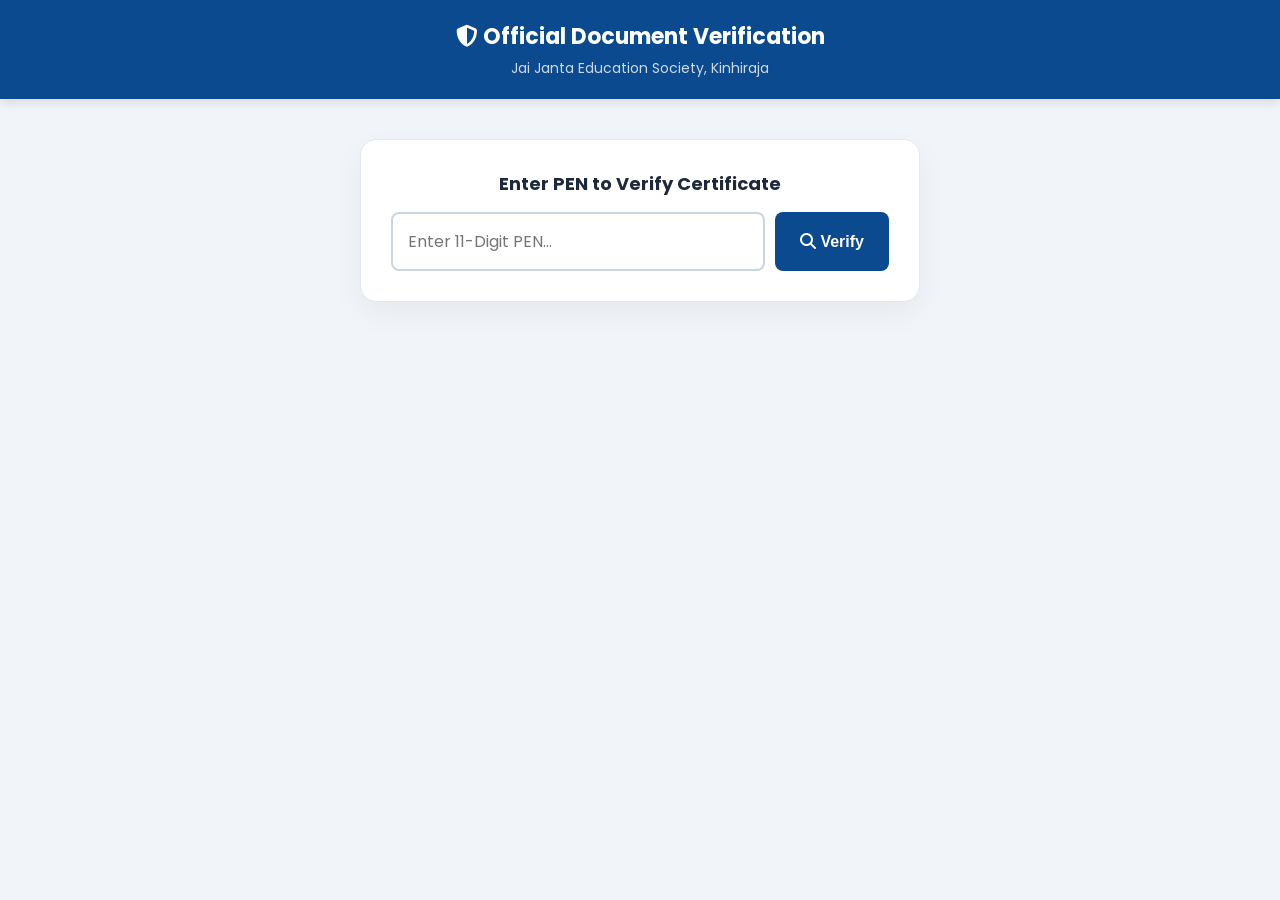
<file: verify-certificate.html>
<!DOCTYPE html>
<html lang="en">
<head>
    <meta charset="UTF-8">
    <meta name="viewport" content="width=device-width, initial-scale=1.0">
    <title>Official Certificate Verification | Jai Janta Education Society</title>
    
    <!-- Google Fonts & Icons -->
    <link href="https://fonts.googleapis.com/css2?family=Poppins:wght@300;400;500;600;700;800&display=swap" rel="stylesheet">
    <link rel="stylesheet" href="https://cdnjs.cloudflare.com/ajax/libs/font-awesome/6.4.0/css/all.min.css">
    
    <style>
        * { margin: 0; padding: 0; box-sizing: border-box; }
        body { font-family: 'Poppins', sans-serif; background-color: #f1f5f9; display: flex; flex-direction: column; align-items: center; min-height: 100vh; }
        
        /* Navbar Header */
        .verify-header { background: #0b4a8e; color: #fff; width: 100%; padding: 20px; text-align: center; box-shadow: 0 4px 10px rgba(0,0,0,0.1); margin-bottom: 40px; }
        .verify-header h1 { font-size: 22px; font-weight: 700; margin: 0; }
        .verify-header p { font-size: 14px; opacity: 0.8; margin-top: 5px; }

        /* Main Container */
        .verify-container { width: 100%; max-width: 600px; padding: 0 20px; }

        /* Manual Search Bar */
        .search-card { background: #fff; padding: 30px; border-radius: 16px; box-shadow: 0 10px 30px rgba(0,0,0,0.05); margin-bottom: 30px; text-align: center; border: 1px solid #e2e8f0; }
        .search-card h3 { color: #1e293b; margin-bottom: 15px; font-size: 18px; }
        .search-input-group { display: flex; gap: 10px; }
        .search-input-group input { flex: 1; padding: 15px; border: 2px solid #cbd5e1; border-radius: 8px; font-family: inherit; font-size: 16px; outline: none; transition: 0.3s; }
        .search-input-group input:focus { border-color: #0b4a8e; }
        .search-input-group button { padding: 15px 25px; background: #0b4a8e; color: #fff; border: none; border-radius: 8px; font-weight: 600; cursor: pointer; font-size: 16px; transition: 0.3s; }
        .search-input-group button:hover { background: #f7941d; }

        /* Loading State */
        #loading-state { text-align: center; padding: 40px; display: none; }
        #loading-state i { font-size: 50px; color: #0b4a8e; margin-bottom: 15px; }
        #loading-state h3 { color: #475569; }

        /* Result Cards */
        #result-state { display: none; }
        .result-card { background: #ffffff; padding: 40px 30px; border-radius: 16px; box-shadow: 0 15px 50px rgba(0,0,0,0.1); position: relative; overflow: hidden; border: 1px solid #e2e8f0; }
        
        .result-card::before { content: ''; position: absolute; top: 0; left: 0; width: 100%; height: 6px; }
        .success-card::before { background: #10b981; }
        .error-card::before { background: #ef4444; }

        .header-icon { font-size: 60px; margin-bottom: 10px; text-align: center; }
        .success-icon { color: #10b981; }
        .error-icon { color: #ef4444; }

        .result-card h2 { text-align: center; margin: 0 0 5px 0; font-size: 26px; color: #1e293b; }
        .status-text { text-align: center; font-size: 14px; font-weight: 700; margin-bottom: 30px; letter-spacing: 1px; }
        .status-success { color: #10b981; }
        .status-error { color: #ef4444; }

        .detail-row { display: flex; justify-content: space-between; padding: 12px 0; border-bottom: 1px solid #f1f5f9; font-size: 15px; }
        .detail-row:last-child { border-bottom: none; }
        .label { color: #64748b; font-weight: 500; width: 40%; }
        .value { color: #0f172a; font-weight: 700; width: 60%; text-align: right; }

        .footer-note { text-align: center; margin-top: 30px; font-size: 12px; color: #94a3b8; padding-top: 20px; border-top: 1px dashed #e2e8f0; }

        @media (max-width: 600px) { .search-input-group { flex-direction: column; } .detail-row { flex-direction: column; text-align: center; gap: 5px; } .value { width: 100%; text-align: center; } .label { width: 100%; } }
    </style>
</head>
<body>

    <header class="verify-header">
        <h1><i class="fa fa-shield-alt"></i> Official Document Verification</h1>
        <p>Jai Janta Education Society, Kinhiraja</p>
    </header>

    <div class="verify-container">
        
        <!-- Manual Search Box -->
        <div class="search-card">
            <h3>Enter PEN to Verify Certificate</h3>
            <div class="search-input-group">
                <input type="text" id="manualPenInput" placeholder="Enter 11-Digit PEN..." required>
                <button onclick="manualSearch()"><i class="fa fa-search"></i> Verify</button>
            </div>
        </div>

        <!-- Loading Animation -->
        <div id="loading-state">
            <i class="fa fa-circle-notch fa-spin"></i>
            <h3>Connecting to Secure Database...</h3>
            <p style="color: #64748b; font-size: 14px;">Verifying credentials, please wait.</p>
        </div>

        <!-- Result Container -->
        <div id="result-state">
            <!-- Data injected dynamically by JavaScript -->
        </div>

    </div>

    <script>
        // ==========================================
        // CONFIGURATION: REPLACE THIS URL WITH YOUR NEW GOOGLE APPS SCRIPT WEB APP URL
        // ==========================================
        const API_URL = "https://script.google.com/macros/s/AKfycbyoKBzkf-UQ-hZqBSuHLUGqZ18lPTFjcwC-ZQr5lkFBYbeDS4OzAO7suf01l9XLZv7IYw/exec"; 
        
        // Check URL for PEN when page loads
        window.addEventListener('DOMContentLoaded', (event) => {
            const urlParams = new URLSearchParams(window.location.search);
            const verifyPenFromUrl = urlParams.get('verify');
            
            if (verifyPenFromUrl) {
                document.getElementById('manualPenInput').value = verifyPenFromUrl;
                performVerification(verifyPenFromUrl);
                
                // Clean the URL so it looks neat to the user
                window.history.replaceState({}, document.title, window.location.pathname);
            }
        });

        // Triggered by button click
        function manualSearch() {
            const pen = document.getElementById('manualPenInput').value.trim();
            if (pen === "") {
                alert("Please enter a valid PEN number.");
                return;
            }
            performVerification(pen);
        }

        // Connects to Google Sheet JSON API
        function performVerification(pen) {
            document.getElementById('result-state').style.display = 'none';
            document.getElementById('loading-state').style.display = 'block';

            // We append action=api_verify to talk to our new logic block in Code.gs
            const fetchUrl = `${API_URL}?action=api_verify&pen=${pen}`;

            fetch(fetchUrl)
                .then(response => response.json())
                .then(result => {
                    document.getElementById('loading-state').style.display = 'none';
                    const resultContainer = document.getElementById('result-state');
                    
                    if (result.status === "success") {
                        const data = result.data;
                        resultContainer.innerHTML = `
                            <div class="result-card success-card">
                                <div class="header-icon success-icon"><i class="fa fa-check-circle"></i></div>
                                <h2>Verified Authentic</h2>
                                <div class="status-text status-success">OFFICIAL DIGITAL RECORD FOUND</div>
                                
                                <div class="detail-row"><div class="label">Institution</div><div class="value" style="color: #0b4a8e;">${data.institutionName}</div></div>
                                <div class="detail-row"><div class="label">Student Name</div><div class="value">${data.name.toUpperCase()}</div></div>
                                <div class="detail-row"><div class="label">Class & Course</div><div class="value">${data.className}</div></div>
                                <div class="detail-row"><div class="label">Date of Birth</div><div class="value">${data.dob}</div></div>
                                <div class="detail-row"><div class="label">General Register No.</div><div class="value">${data.grNo}</div></div>
                                <div class="detail-row"><div class="label">Caste & Category</div><div class="value">${data.caste} (${data.category})</div></div>
                                <div class="detail-row"><div class="label">Academic Session</div><div class="value">${data.session}</div></div>

                                <div class="footer-note">This certificate was digitally generated and verified by the Jai Janta Education Society Secure Database.</div>
                            </div>
                        `;
                    } else {
                        resultContainer.innerHTML = `
                            <div class="result-card error-card">
                                <div class="header-icon error-icon"><i class="fa fa-times-circle"></i></div>
                                <h2>Verification Failed</h2>
                                <div class="status-text status-error">INVALID OR FAKE CERTIFICATE</div>
                                
                                <p style="text-align: center; color: #475569; font-size: 15px; margin-top: 20px;">
                                    The system could not find any official record matching this QR Code or PEN number. This document may be invalid, forged, or altered.
                                </p>
                                
                                <div class="footer-note">Contact Administration: admin@naikcollege.com</div>
                            </div>
                        `;
                    }
                    resultContainer.style.display = 'block';
                })
                .catch(error => {
                    document.getElementById('loading-state').style.display = 'none';
                    alert("Network Error. Please try again later.");
                });
        }
    </script>

</body>
</html>
</file>
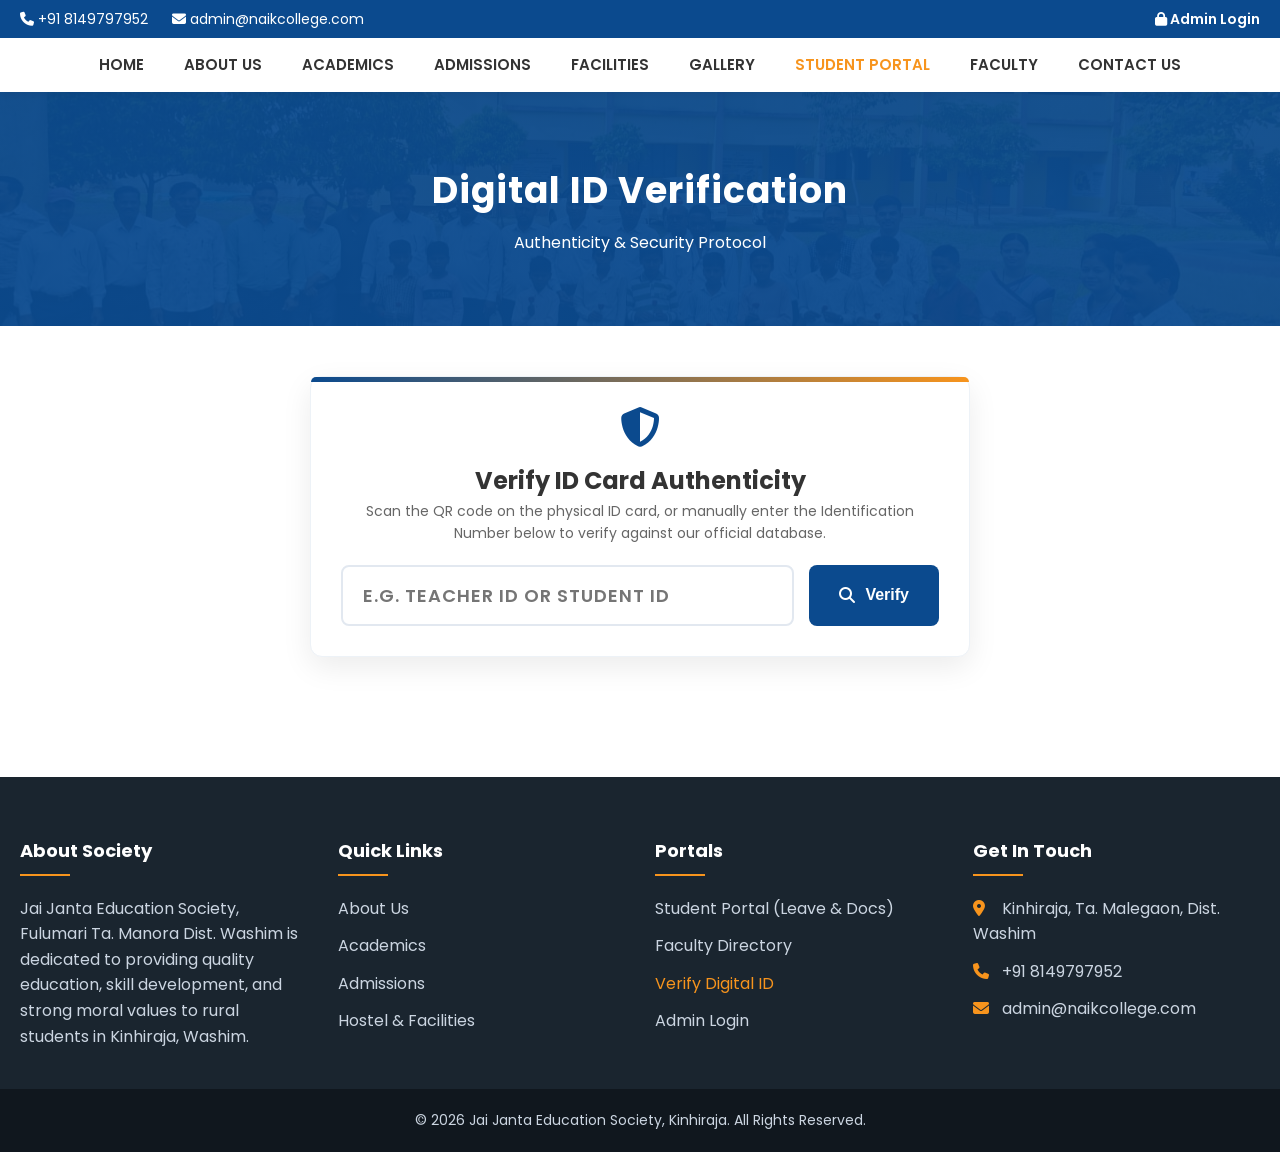
<file: verify-id.html>
<!DOCTYPE html>
<html lang="en">
<head>
    <meta charset="UTF-8">
    <meta name="viewport" content="width=device-width, initial-scale=1.0">
    <title>Verify Digital ID | Jai Janta Education Society</title>
    
    <!-- Google Fonts -->
    <link href="https://fonts.googleapis.com/css2?family=Poppins:wght@300;400;500;600;700;800&display=swap" rel="stylesheet">
    <!-- FontAwesome Icons -->
    <link rel="stylesheet" href="https://cdnjs.cloudflare.com/ajax/libs/font-awesome/6.4.0/css/all.min.css">
    <!-- Custom CSS -->
    <link rel="stylesheet" href="css/style.css">

    <!-- ID Verification Styles -->
    <style>
        .page-header {
            background: linear-gradient(rgba(11, 74, 142, 0.95), rgba(11, 74, 142, 0.95)), url('images/gallery-3.jpg') center/cover;
            color: #fff;
            padding: 70px 0;
            text-align: center;
            margin-bottom: 50px;
        }
        .page-header h1 {
            font-size: 36px;
            font-weight: 700;
            margin-bottom: 10px;
            letter-spacing: 1px;
        }

        /* Search Section */
        .verification-container {
            max-width: 700px; /* Slightly wider to fit all data beautifully */
            margin: 0 auto 60px auto;
            text-align: center;
        }
        .search-box-wrapper {
            background: #fff;
            padding: 30px;
            border-radius: 12px;
            box-shadow: 0 10px 30px rgba(0,0,0,0.08);
            border: 1px solid #edf2f7;
            position: relative;
        }
        .search-box-wrapper::before {
            content: '';
            position: absolute;
            top: 0; left: 0; right: 0; height: 5px;
            background: linear-gradient(90deg, #0b4a8e, #f7941d);
            border-radius: 12px 12px 0 0;
        }
        .input-group {
            display: flex;
            gap: 15px;
            margin-top: 20px;
        }
        .id-input {
            flex-grow: 1;
            padding: 15px 20px;
            border: 2px solid #e2e8f0;
            border-radius: 8px;
            font-size: 18px;
            font-family: 'Poppins', sans-serif;
            text-transform: uppercase;
            font-weight: 600;
            color: #2d3748;
            letter-spacing: 1px;
        }
        .id-input:focus {
            border-color: #0b4a8e;
            outline: none;
            box-shadow: 0 0 0 4px rgba(11, 74, 142, 0.1);
        }
        .btn-verify {
            background: #0b4a8e;
            color: #fff;
            border: none;
            padding: 0 30px;
            border-radius: 8px;
            font-size: 16px;
            font-weight: 600;
            cursor: pointer;
            transition: all 0.3s;
            display: flex;
            align-items: center;
            gap: 10px;
        }
        .btn-verify:hover {
            background: #f7941d;
            transform: translateY(-2px);
        }

        /* Loading Animation */
        .scanner-loader {
            display: none;
            margin: 30px 0;
            flex-direction: column;
            align-items: center;
        }
        .scan-line-box {
            width: 100px; height: 100px;
            border: 3px solid #e2e8f0;
            border-radius: 10px;
            position: relative;
            overflow: hidden;
            margin-bottom: 15px;
        }
        .scan-line {
            width: 100%; height: 4px;
            background: #10b981;
            position: absolute;
            top: 0; left: 0;
            box-shadow: 0 0 10px #10b981;
            animation: scan 1.5s linear infinite;
        }
        @keyframes scan {
            0% { top: -10%; opacity: 0; }
            10% { opacity: 1; }
            90% { opacity: 1; }
            100% { top: 110%; opacity: 0; }
        }

        /* Result Areas */
        #result-area {
            display: none;
            margin-top: 40px;
            animation: fadeIn 0.5s ease;
        }

        /* Fake/Error ID Alert */
        .alert-error {
            background: #fff5f5;
            border: 2px solid #fed7d7;
            border-left: 8px solid #e53e3e;
            padding: 25px;
            border-radius: 8px;
            text-align: left;
            display: flex;
            align-items: center;
            gap: 20px;
        }
        .alert-error i {
            font-size: 40px;
            color: #e53e3e;
        }
        .alert-error h3 {
            color: #c53030;
            margin-bottom: 5px;
            font-size: 20px;
        }

        /* Verified Digital ID Card Design */
        .digital-id-card {
            background: #fff;
            border-radius: 15px;
            box-shadow: 0 15px 50px rgba(0,0,0,0.1);
            overflow: hidden;
            border: 1px solid #edf2f7;
            position: relative;
            text-align: left;
        }
        .id-header {
            background: linear-gradient(135deg, #0b4a8e, #1a73e8);
            color: #fff;
            padding: 20px;
            display: flex;
            justify-content: space-between;
            align-items: center;
        }
        .id-header-logo {
            display: flex;
            align-items: center;
            gap: 15px;
        }
        .id-header-logo img {
            height: 40px;
            border-radius: 5px;
            background: #fff;
            padding: 2px;
        }
        .badge-verified {
            background: #10b981;
            color: #fff;
            padding: 5px 12px;
            border-radius: 20px;
            font-size: 12px;
            font-weight: 700;
            letter-spacing: 1px;
            display: flex;
            align-items: center;
            gap: 5px;
            box-shadow: 0 0 10px rgba(16, 185, 129, 0.4);
        }
        
        .id-body {
            padding: 30px;
            display: flex; /* Changed to flex for better responsive handling */
            gap: 30px;
            align-items: flex-start;
            background: url('data:image/svg+xml,%3Csvg width="100" height="100" viewBox="0 0 100 100" xmlns="http://www.w3.org/2000/svg"%3E%3Cpath fill="%23f4f7fb" fill-opacity="0.4" d="M11 18c3.866 0 7-3.134 7-7s-3.134-7-7-7-7 3.134-7 7 3.134 7 7 7zm48 25c3.866 0 7-3.134 7-7s-3.134-7-7-7-7 3.134-7 7 3.134 7 7 7zm-43-7c1.657 0 3-1.343 3-3s-1.343-3-3-3-3 1.343-3 3 1.343 3 3 3zm63 31c1.657 0 3-1.343 3-3s-1.343-3-3-3-3 1.343-3 3 1.343 3 3 3zM34 90c1.657 0 3-1.343 3-3s-1.343-3-3-3-3 1.343-3 3 1.343 3 3 3zm56-76c1.657 0 3-1.343 3-3s-1.343-3-3-3-3 1.343-3 3 1.343 3 3 3zM12 86c2.21 0 4-1.79 4-4s-1.79-4-4-4-4 1.79-4 4 1.79 4 4 4zm28-65c2.21 0 4-1.79 4-4s-1.79-4-4-4-4 1.79-4 4 1.79 4 4 4zm23-11c2.76 0 5-2.24 5-5s-2.24-5-5-5-5 2.24-5 5 2.24 5 5 5zm-6 60c2.21 0 4-1.79 4-4s-1.79-4-4-4-4 1.79-4 4 1.79 4 4 4zm29 22c2.76 0 5-2.24 5-5s-2.24-5-5-5-5 2.24-5 5 2.24 5 5 5zM32 63c2.76 0 5-2.24 5-5s-2.24-5-5-5-5 2.24-5 5 2.24 5 5 5zm57-13c2.76 0 5-2.24 5-5s-2.24-5-5-5-5 2.24-5 5 2.24 5 5 5zm-9-21c1.105 0 2-.895 2-2s-.895-2-2-2-2 .895-2 2 .895 2 2 2zM60 91c1.105 0 2-.895 2-2s-.895-2-2-2-2 .895-2 2 .895 2 2 2zM35 41c1.105 0 2-.895 2-2s-.895-2-2-2-2 .895-2 2 .895 2 2 2zM12 60c1.105 0 2-.895 2-2s-.895-2-2-2-2 .895-2 2 .895 2 2 2z"%3E%3C/path%3E%3C/svg%3E');
        }
        .id-photo-container {
            flex: 0 0 140px;
        }
        .id-photo {
            width: 140px; height: 160px;
            border-radius: 8px;
            border: 3px solid #0b4a8e;
            padding: 3px;
            background: #fff;
            object-fit: cover;
            box-shadow: 0 5px 15px rgba(0,0,0,0.05);
        }
        .id-details {
            flex-grow: 1;
        }
        .id-details h2 {
            color: #1a202c;
            font-size: 24px;
            font-weight: 700;
            margin-bottom: 5px;
        }
        .id-role-badge {
            display: inline-block;
            background: #f4f7fb;
            color: #0b4a8e;
            padding: 4px 12px;
            border-radius: 4px;
            font-size: 13px;
            font-weight: 600;
            border: 1px solid #e2e8f0;
            margin-bottom: 15px;
            text-transform: uppercase;
        }
        .detail-row {
            display: flex;
            align-items: flex-start; /* Allows address to wrap naturally */
            margin-bottom: 8px;
            font-size: 14px;
            line-height: 1.4;
        }
        .detail-label {
            color: #718096;
            font-weight: 600;
            flex: 0 0 130px; /* Fixed width for labels to align correctly */
        }
        .detail-value {
            color: #2d3748;
            font-weight: 500;
            flex-grow: 1;
        }
        .highlight-value {
            color: #0b4a8e; 
            font-weight: 700;
        }
        
        .id-footer {
            background: #f8fafc;
            padding: 15px 30px;
            border-top: 1px solid #edf2f7;
            display: flex;
            justify-content: space-between;
            align-items: center;
            font-size: 12px;
            color: #718096;
        }

        @media (max-width: 600px) {
            .input-group { flex-direction: column; }
            .btn-verify { padding: 15px; justify-content: center; }
            .id-body { flex-direction: column; align-items: center; text-align: center; }
            .detail-row { flex-direction: column; align-items: center; margin-bottom: 12px; }
            .detail-label { flex: none; margin-bottom: 2px; }
            .id-header-logo span { display: none; } /* Hide text on small screens */
        }
    </style>
</head>
<body>

    <!-- Top Bar -->
    <div class="top-bar">
        <div class="container top-bar-content">
            <div class="contact-info">
                <span><i class="fa fa-phone"></i> +91 8149797952</span>
                <span><i class="fa fa-envelope"></i> admin@naikcollege.com</span>
            </div>
            <div class="top-links">
                <a href="admin-login.html" class="admin-link"><i class="fa fa-lock"></i> Admin Login</a>
            </div>
        </div>
    </div>

    <!-- Main Navigation -->
    <nav class="navbar">
        <div class="container nav-container">
            <div class="mobile-menu-toggle" id="mobile-menu">
                <i class="fa fa-bars"></i> Menu
            </div>
            <ul class="nav-menu" id="nav-menu">
                <li><a href="index.html">Home</a></li>
                <li><a href="about.html">About Us</a></li>
                <li><a href="academics.html">Academics</a></li>
                <li><a href="admissions.html">Admissions</a></li>
                <li><a href="facilities.html">Facilities</a></li>
                <li><a href="gallery.html">Gallery</a></li>
                <li><a href="student-portal.html" class="highlight-link">Student Portal</a></li>
                <li><a href="faculty.html">Faculty</a></li>
                <li><a href="contact.html">Contact Us</a></li>
            </ul>
        </div>
    </nav>

    <!-- Page Header -->
    <header class="page-header">
        <div class="container">
            <h1>Digital ID Verification</h1>
            <div class="breadcrumb">
                Authenticity & Security Protocol
            </div>
        </div>
    </header>

    <!-- Verification Section -->
    <section style="padding-top: 0;">
        <div class="container verification-container">
            
            <div class="search-box-wrapper">
                <i class="fa fa-shield-alt" style="font-size: 40px; color: #0b4a8e; margin-bottom: 15px;"></i>
                <h2>Verify ID Card Authenticity</h2>
                <p style="color: #666; font-size: 14px;">Scan the QR code on the physical ID card, or manually enter the Identification Number below to verify against our official database.</p>
                
                <form id="verifyForm" class="input-group" onsubmit="event.preventDefault(); triggerVerification();">
                    <input type="text" id="idInput" class="id-input" placeholder="e.g. Teacher ID or Student ID" required autocomplete="off">
                    <button type="submit" class="btn-verify">
                        <i class="fa fa-search"></i> Verify
                    </button>
                </form>

                <!-- Scanner Animation -->
                <div class="scanner-loader" id="loader">
                    <div class="scan-line-box">
                        <div class="scan-line"></div>
                        <i class="fa fa-id-badge" style="font-size: 50px; color: #cbd5e1; line-height: 95px;"></i>
                    </div>
                    <p style="color: #0b4a8e; font-weight: 600; font-size: 14px;">Accessing Encrypted Database...</p>
                </div>
            </div>

            <!-- Dynamic Result Area -->
            <div id="result-area">
                <!-- Data injected via JS -->
            </div>

        </div>
    </section>

    <!-- Footer -->
    <footer class="footer">
        <div class="container grid-container grid-4">
            
            <div class="footer-col">
                <h3>About Society</h3>
                <p>Jai Janta Education Society, Fulumari Ta. Manora Dist. Washim is dedicated to providing quality education, skill development, and strong moral values to rural students in Kinhiraja, Washim.</p>
            </div>

            <div class="footer-col">
                <h3>Quick Links</h3>
                <ul>
                    <li><a href="about.html">About Us</a></li>
                    <li><a href="academics.html">Academics</a></li>
                    <li><a href="admissions.html">Admissions</a></li>
                    <li><a href="facilities.html">Hostel & Facilities</a></li>
                </ul>
            </div>

            <div class="footer-col">
                <h3>Portals</h3>
                <ul>
                    <li><a href="student-portal.html">Student Portal (Leave & Docs)</a></li>
                    <li><a href="faculty.html">Faculty Directory</a></li>
                    <li><a href="verify-id.html" style="color: #f7941d;">Verify Digital ID</a></li>
                    <li><a href="admin-login.html">Admin Login</a></li>
                </ul>
            </div>

            <div class="footer-col">
                <h3>Get In Touch</h3>
                <ul class="contact-details">
                    <li><i class="fa fa-map-marker-alt"></i> Kinhiraja, Ta. Malegaon, Dist. Washim</li>
                    <li><i class="fa fa-phone"></i> +91 8149797952</li>
                    <li><i class="fa fa-envelope"></i> admin@naikcollege.com</li>
                </ul>
            </div>

        </div>
        <div class="copyright">
            <div class="container">
                <p>&copy; 2026 Jai Janta Education Society, Kinhiraja. All Rights Reserved.</p>
            </div>
        </div>
    </footer>

    <script src="js/app.js"></script>

    <!-- Verification Script -->
    <script>
        // REPLACE WITH YOUR NEW SCRIPT URL AFTER DEPLOYING CODE.GS
        const APP_SCRIPT_URL = "https://script.google.com/macros/s/AKfycbwu4cq8rukvOwfqYWml7JKImilTW8q3MmNKBu076BWmUnUl4K1loWnvRmcfmppyvxqF/exec";

        document.addEventListener("DOMContentLoaded", () => {
            const urlParams = new URLSearchParams(window.location.search);
            const scannedId = urlParams.get('id');
            
            if (scannedId) {
                document.getElementById('idInput').value = scannedId;
                triggerVerification();
            }
        });

        // Handle Google Drive Image Conversion securely
        function getDirectImageUrl(url) {
            if (!url || url.trim() === '') return 'https://via.placeholder.com/150x180?text=No+Photo';
            let id = null;
            const match = url.match(/\/d\/(.+?)\//); 
            if (match && match[1]) {
                id = match[1];
            } else {
                const idMatch = url.match(/[?&]id=([^&]+)/);
                if (idMatch && idMatch[1]) id = idMatch[1];
            }
            if (id) return `https://drive.google.com/thumbnail?id=${id}&sz=w400`;
            return url;
        }

        async function triggerVerification() {
            const inputField = document.getElementById('idInput');
            const searchId = inputField.value.trim().toUpperCase();
            const loader = document.getElementById('loader');
            const resultArea = document.getElementById('result-area');
            const form = document.getElementById('verifyForm');

            if (!searchId) return;

            form.style.display = 'none';
            resultArea.style.display = 'none';
            loader.style.display = 'flex';

            try {
                const response = await fetch(`${APP_SCRIPT_URL}?action=verify&id=${encodeURIComponent(searchId)}`);
                const result = await response.json();

                loader.style.display = 'none';
                form.style.display = 'flex';
                resultArea.style.display = 'block';

                if (result.status === "success") {
                    const d = result.data;
                    const imgUrl = getDirectImageUrl(d.image);
                    const isStudent = result.type === "Student";
                    
                    // Construct dynamic details based on Student vs Faculty
                    let detailsHTML = `
                        <div class="detail-row">
                            <span class="detail-label">ID Number:</span>
                            <span class="detail-value highlight-value">${d.id || 'N/A'}</span>
                        </div>
                    `;

                    if (isStudent) {
                        detailsHTML += `
                            <div class="detail-row">
                                <span class="detail-label">Class:</span>
                                <span class="detail-value highlight-value">${d.course || 'N/A'}</span>
                            </div>
                            <div class="detail-row">
                                <span class="detail-label">Date of Birth:</span>
                                <span class="detail-value">${d.dob || 'N/A'}</span>
                            </div>
                            <div class="detail-row">
                                <span class="detail-label">Mobile No:</span>
                                <span class="detail-value">${d.mobile || 'N/A'}</span>
                            </div>
                            <div class="detail-row">
                                <span class="detail-label">Parents Mobile:</span>
                                <span class="detail-value">${d.parentsMobile || 'N/A'}</span>
                            </div>
                            <div class="detail-row">
                                <span class="detail-label">Address:</span>
                                <span class="detail-value">${d.address || 'N/A'}</span>
                            </div>
                            <div class="detail-row">
                                <span class="detail-label">Session:</span>
                                <span class="detail-value">${d.session || 'N/A'}</span>
                            </div>
                            <div class="detail-row">
                                <span class="detail-label">Institute Name:</span>
                                <span class="detail-value">${d.institute || 'N/A'}</span>
                            </div>
                        `;
                    } else {
                        detailsHTML += `
                            <div class="detail-row">
                                <span class="detail-label">Designation:</span>
                                <span class="detail-value highlight-value">${d.designation || 'N/A'}</span>
                            </div>
                            <div class="detail-row">
                                <span class="detail-label">Date of Birth:</span>
                                <span class="detail-value">${d.dob || 'N/A'}</span>
                            </div>
                            <div class="detail-row">
                                <span class="detail-label">Mobile No:</span>
                                <span class="detail-value">${d.mobile || 'N/A'}</span>
                            </div>
                            <div class="detail-row">
                                <span class="detail-label">Address:</span>
                                <span class="detail-value">${d.address || 'N/A'}</span>
                            </div>
                            <div class="detail-row">
                                <span class="detail-label">Institute Name:</span>
                                <span class="detail-value">${d.institute || 'N/A'}</span>
                            </div>
                        `;
                    }

                    // Render Verified ID Card
                    resultArea.innerHTML = `
                        <div class="digital-id-card">
                            <div class="id-header">
                                <div class="id-header-logo">
                                    <i class="fa fa-university" style="font-size: 24px; color: #f7941d;"></i>
                                    <span style="font-weight: 600; font-size: 14px; letter-spacing: 0.5px;">Jai Janta Education Society</span>
                                </div>
                                <div class="badge-verified"><i class="fa fa-check-circle"></i> VERIFIED</div>
                            </div>
                            
                            <div class="id-body">
                                <div class="id-photo-container">
                                    <img src="${imgUrl}" class="id-photo" alt="Profile Photo" onerror="this.src='https://via.placeholder.com/150x180?text=No+Photo'">
                                </div>
                                
                                <div class="id-details">
                                    <div class="id-role-badge">${result.type} Profile</div>
                                    <h2>${d.name || 'Unknown Name'}</h2>
                                    
                                    <div style="margin-top: 15px;">
                                        ${detailsHTML}
                                    </div>
                                </div>
                            </div>
                            
                            <div class="id-footer">
                                <span><i class="fa fa-shield-alt"></i> Official Database Record</span>
                                <span style="color: #10b981; font-weight: 600;"><i class="fa fa-calendar-check"></i> ${d.validity}</span>
                            </div>
                        </div>
                    `;
                } else {
                    // Render Error Card
                    resultArea.innerHTML = `
                        <div class="alert-error">
                            <i class="fa fa-exclamation-triangle"></i>
                            <div>
                                <h3>Authentication Failed</h3>
                                <p style="color: #c53030; margin: 0; font-size: 14px;">${result.message} If this is an error, please contact the administration office immediately.</p>
                            </div>
                        </div>
                    `;
                }

            } catch (error) {
                console.error("Verification Error:", error);
                loader.style.display = 'none';
                form.style.display = 'flex';
                resultArea.style.display = 'block';
                resultArea.innerHTML = `
                    <div class="alert-error" style="border-left-color: #d69e2e; background: #fffff0; border-color: #fef08a;">
                        <i class="fa fa-wifi" style="color: #d69e2e;"></i>
                        <div>
                            <h3 style="color: #b7791f;">Connection Error</h3>
                            <p style="color: #b7791f; margin: 0; font-size: 14px;">Unable to reach the secure database. Please check your internet connection and try again.</p>
                        </div>
                    </div>
                `;
            }
        }
    </script>
</body>
</html>
</file>
<file: css/style.css>
/* ==========================================================
   CSS RESET & GLOBAL VARIABLES
========================================================== */
:root {
    --primary-color: #0b4a8e; /* Deep Professional Blue */
    --secondary-color: #f7941d; /* Accent Orange */
    --light-bg: #f4f7fb;
    --dark-text: #333333;
    --white: #ffffff;
    --border-color: #dddddd;
    --transition: all 0.3s ease;
}

* {
    margin: 0;
    padding: 0;
    box-sizing: border-box;
}

body {
    font-family: 'Poppins', sans-serif;
    color: var(--dark-text);
    background-color: var(--white);
    line-height: 1.6;
}

a {
    text-decoration: none;
    transition: var(--transition);
}

img {
    max-width: 100%;
    height: auto;
}

.container {
    max-width: 1300px;
    margin: 0 auto;
    padding: 0 20px;
}

.bg-light {
    background-color: var(--light-bg);
}

/* ==========================================================
   TOP BAR & BANNER
========================================================== */
.top-bar {
    background-color: var(--primary-color);
    color: var(--white);
    padding: 8px 0;
    font-size: 14px;
}

.top-bar-content {
    display: flex;
    justify-content: space-between;
    align-items: center;
    flex-wrap: wrap;
}

.contact-info span {
    margin-right: 20px;
}

.top-links a {
    color: var(--white);
    font-weight: 600;
}

.top-links a:hover {
    color: var(--secondary-color);
}

.society-banner {
    padding: 10px 0;
    background: var(--white);
    text-align: center;
}

.banner-img {
    max-height: 120px;
    width: 100%;
    object-fit: contain;
}

/* ==========================================================
   NAVIGATION
========================================================== */
.navbar {
    background-color: var(--white);
    box-shadow: 0 4px 6px rgba(0,0,0,0.05);
    position: sticky;
    top: 0;
    z-index: 1000;
}

.nav-container {
    display: flex;
    justify-content: center;
}

.nav-menu {
    display: flex;
    list-style: none;
}

.nav-menu li a {
    display: block;
    padding: 15px 20px;
    color: var(--dark-text);
    font-weight: 600;
    font-size: 15px;
    text-transform: uppercase;
}

.nav-menu li a:hover, .nav-menu li a.active {
    background-color: var(--primary-color);
    color: var(--white);
}

.highlight-link {
    color: var(--secondary-color) !important;
}

.mobile-menu-toggle {
    display: none;
    padding: 15px;
    font-size: 18px;
    font-weight: bold;
    cursor: pointer;
    width: 100%;
    text-align: center;
    background-color: var(--primary-color);
    color: var(--white);
}

/* ==========================================================
   NEWS TICKER
========================================================== */
.news-ticker {
    background-color: var(--secondary-color);
    color: var(--white);
    display: flex;
}

.ticker-container {
    display: flex;
    width: 100%;
    align-items: center;
}

.ticker-title {
    background: #d87c12;
    padding: 10px 20px;
    font-weight: bold;
    white-space: nowrap;
}

.ticker-text {
    padding: 10px 0;
    font-size: 15px;
    font-weight: 500;
}

/* ==========================================================
   LAYOUT GRIDS (Responsive Magic)
========================================================== */
section {
    padding: 60px 0;
}

.section-title {
    text-align: center;
    font-size: 32px;
    color: var(--primary-color);
    margin-bottom: 10px;
    font-weight: 700;
}

.section-subtitle {
    text-align: center;
    color: #666;
    margin-bottom: 40px;
    font-size: 16px;
}

.grid-container {
    display: grid;
    gap: 30px;
}

.grid-2 { grid-template-columns: repeat(2, 1fr); }
.grid-3 { grid-template-columns: repeat(3, 1fr); }
.grid-4 { grid-template-columns: repeat(4, 1fr); }

/* ==========================================================
   DEPARTMENT CARDS
========================================================== */
.dept-card {
    background: var(--white);
    border-radius: 8px;
    overflow: hidden;
    box-shadow: 0 5px 15px rgba(0,0,0,0.08);
    transition: var(--transition);
    cursor: pointer;
    text-align: center;
    border: 1px solid var(--border-color);
}

.dept-card:hover {
    transform: translateY(-5px);
    box-shadow: 0 10px 25px rgba(0,0,0,0.15);
}

.dept-card img {
    height: 180px;
    width: 100%;
    object-fit: contain;
    padding: 20px;
    background-color: #fafafa;
    border-bottom: 1px solid var(--border-color);
}

.dept-info {
    padding: 20px;
}

.dept-info h3 {
    font-size: 18px;
    color: var(--primary-color);
    margin-bottom: 10px;
    min-height: 54px;
}

.dept-info p {
    font-size: 14px;
    color: #666;
    margin-bottom: 15px;
}

.btn-readmore {
    display: inline-block;
    color: var(--secondary-color);
    font-weight: bold;
    font-size: 14px;
}

/* ==========================================================
   INFO BOARDS (Notices & Links)
========================================================== */
.info-card {
    background: var(--white);
    border-radius: 8px;
    box-shadow: 0 4px 10px rgba(0,0,0,0.05);
    overflow: hidden;
    border: 1px solid var(--border-color);
}

.card-header {
    background-color: var(--primary-color);
    color: var(--white);
    padding: 15px 20px;
    font-size: 18px;
}

.card-body {
    padding: 20px;
}

.marquee-vertical marquee {
    height: 250px;
}

.notice-list {
    list-style: none;
}

.notice-list li {
    padding: 15px 0;
    border-bottom: 1px dashed var(--border-color);
    font-size: 15px;
}

.notice-list li img {
    width: 30px;
    vertical-align: middle;
}

.useful-links {
    list-style: none;
}

.useful-links li {
    margin-bottom: 15px;
}

.useful-links a {
    display: flex;
    align-items: center;
    padding: 12px 15px;
    background: var(--light-bg);
    color: var(--dark-text);
    border-radius: 5px;
    font-weight: 500;
    border-left: 4px solid var(--secondary-color);
}

.useful-links a:hover {
    background: var(--primary-color);
    color: var(--white);
}

.useful-links i {
    margin-right: 15px;
    font-size: 18px;
}

/* ==========================================================
   DIGNITARIES
========================================================== */
.person-profile {
    text-align: center;
    padding: 20px;
    background: var(--white);
    border-radius: 8px;
    box-shadow: 0 4px 10px rgba(0,0,0,0.05);
}

.person-profile img {
    width: 150px;
    height: 150px;
    border-radius: 50%;
    object-fit: cover;
    margin-bottom: 15px;
    border: 4px solid var(--light-bg);
}

.highlight-profile img {
    border-color: var(--secondary-color);
    width: 180px;
    height: 180px;
}

.person-profile h4 {
    color: var(--primary-color);
    font-size: 18px;
    margin-bottom: 5px;
}

.person-profile .designation {
    font-size: 14px;
    color: #666;
}

/* ==========================================================
   GALLERIES
========================================================== */
.gallery-item {
    width: 100%;
    height: 200px;
    object-fit: cover;
    border-radius: 8px;
    transition: var(--transition);
}

.gallery-item:hover {
    transform: scale(1.05);
    box-shadow: 0 5px 15px rgba(0,0,0,0.2);
}

.btn-primary {
    display: inline-block;
    padding: 12px 30px;
    background: var(--primary-color);
    color: var(--white);
    border-radius: 30px;
    font-weight: bold;
    text-transform: uppercase;
}

.btn-primary:hover {
    background: var(--secondary-color);
}

.video-wrapper {
    position: relative;
    padding-bottom: 56.25%; /* 16:9 Aspect Ratio */
    height: 0;
    border-radius: 8px;
    overflow: hidden;
}

.video-wrapper iframe {
    position: absolute;
    top: 0;
    left: 0;
    width: 100%;
    height: 100%;
}

/* ==========================================================
   FOOTER
========================================================== */
.footer {
    background-color: #1a252f;
    color: #cbd5e1;
    padding: 60px 0 0;
}

.footer h3 {
    color: var(--white);
    font-size: 18px;
    margin-bottom: 20px;
    position: relative;
    padding-bottom: 10px;
}

.footer h3::after {
    content: '';
    position: absolute;
    left: 0;
    bottom: 0;
    height: 2px;
    width: 50px;
    background-color: var(--secondary-color);
}

.footer ul {
    list-style: none;
}

.footer ul li {
    margin-bottom: 12px;
}

.footer ul li a {
    color: #cbd5e1;
}

.footer ul li a:hover {
    color: var(--secondary-color);
    padding-left: 5px;
}

.contact-details i {
    color: var(--secondary-color);
    margin-right: 10px;
    width: 15px;
}

.social-links {
    margin-top: 20px;
}

.social-links a {
    display: inline-block;
    width: 35px;
    height: 35px;
    background: rgba(255,255,255,0.1);
    color: var(--white);
    text-align: center;
    line-height: 35px;
    border-radius: 50%;
    margin-right: 10px;
}

.social-links a:hover {
    background: var(--secondary-color);
}

.copyright {
    background-color: #10171e;
    text-align: center;
    padding: 20px 0;
    margin-top: 40px;
    font-size: 14px;
}

/* ==========================================================
   RESPONSIVE DESIGN (Tablets & Mobiles)
========================================================== */
@media (max-width: 1024px) {
    .grid-4 { grid-template-columns: repeat(2, 1fr); }
    .grid-3 { grid-template-columns: repeat(2, 1fr); }
}

@media (max-width: 768px) {
    .grid-3, .grid-2 { grid-template-columns: 1fr; }
    
    .top-bar-content {
        flex-direction: column;
        text-align: center;
        gap: 10px;
    }

    .ticker-container {
        flex-direction: column;
    }
    
    .ticker-title {
        width: 100%;
        text-align: center;
    }

    .nav-menu {
        display: none; /* Hidden by default on mobile, toggled via JS */
        flex-direction: column;
        width: 100%;
    }

    .nav-menu.active {
        display: flex;
    }

    .nav-menu li {
        text-align: center;
        border-bottom: 1px solid #eee;
    }
    
    .mobile-menu-toggle {
        display: block;
    }
}
</file>
